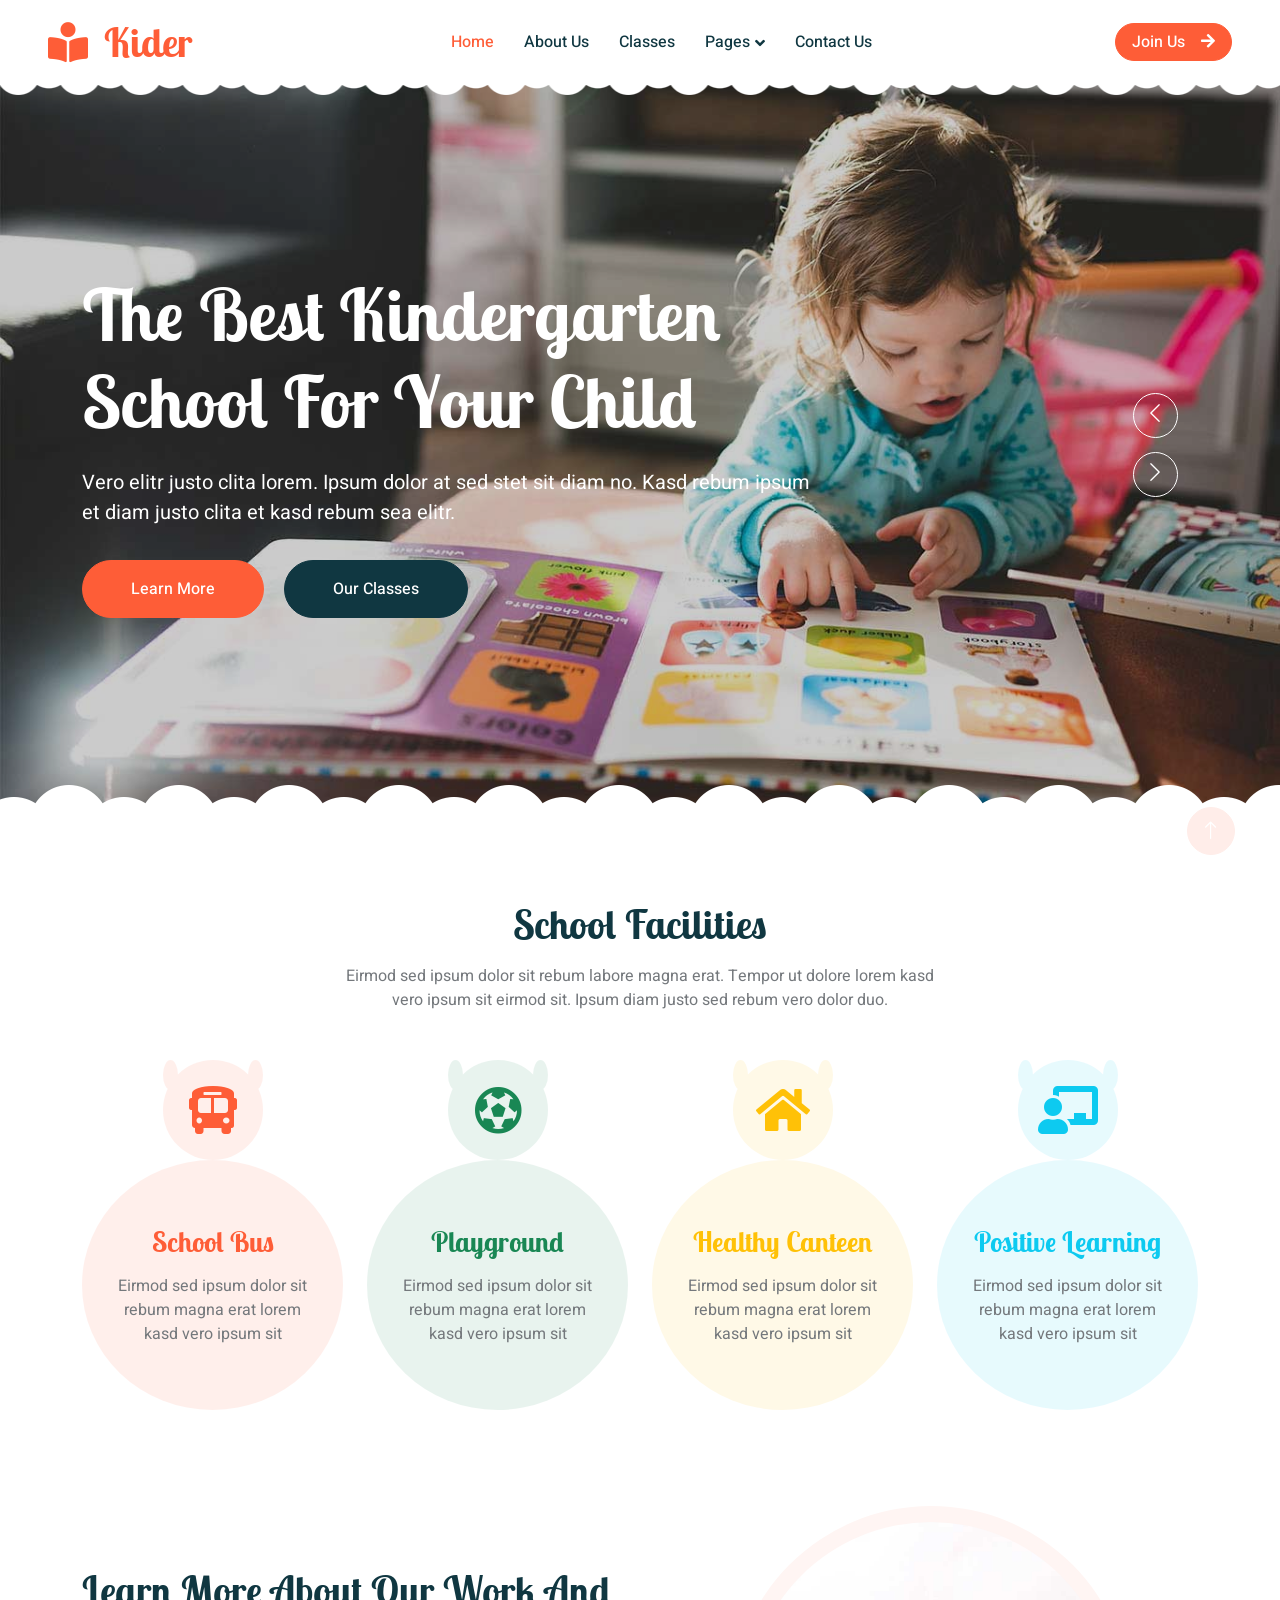
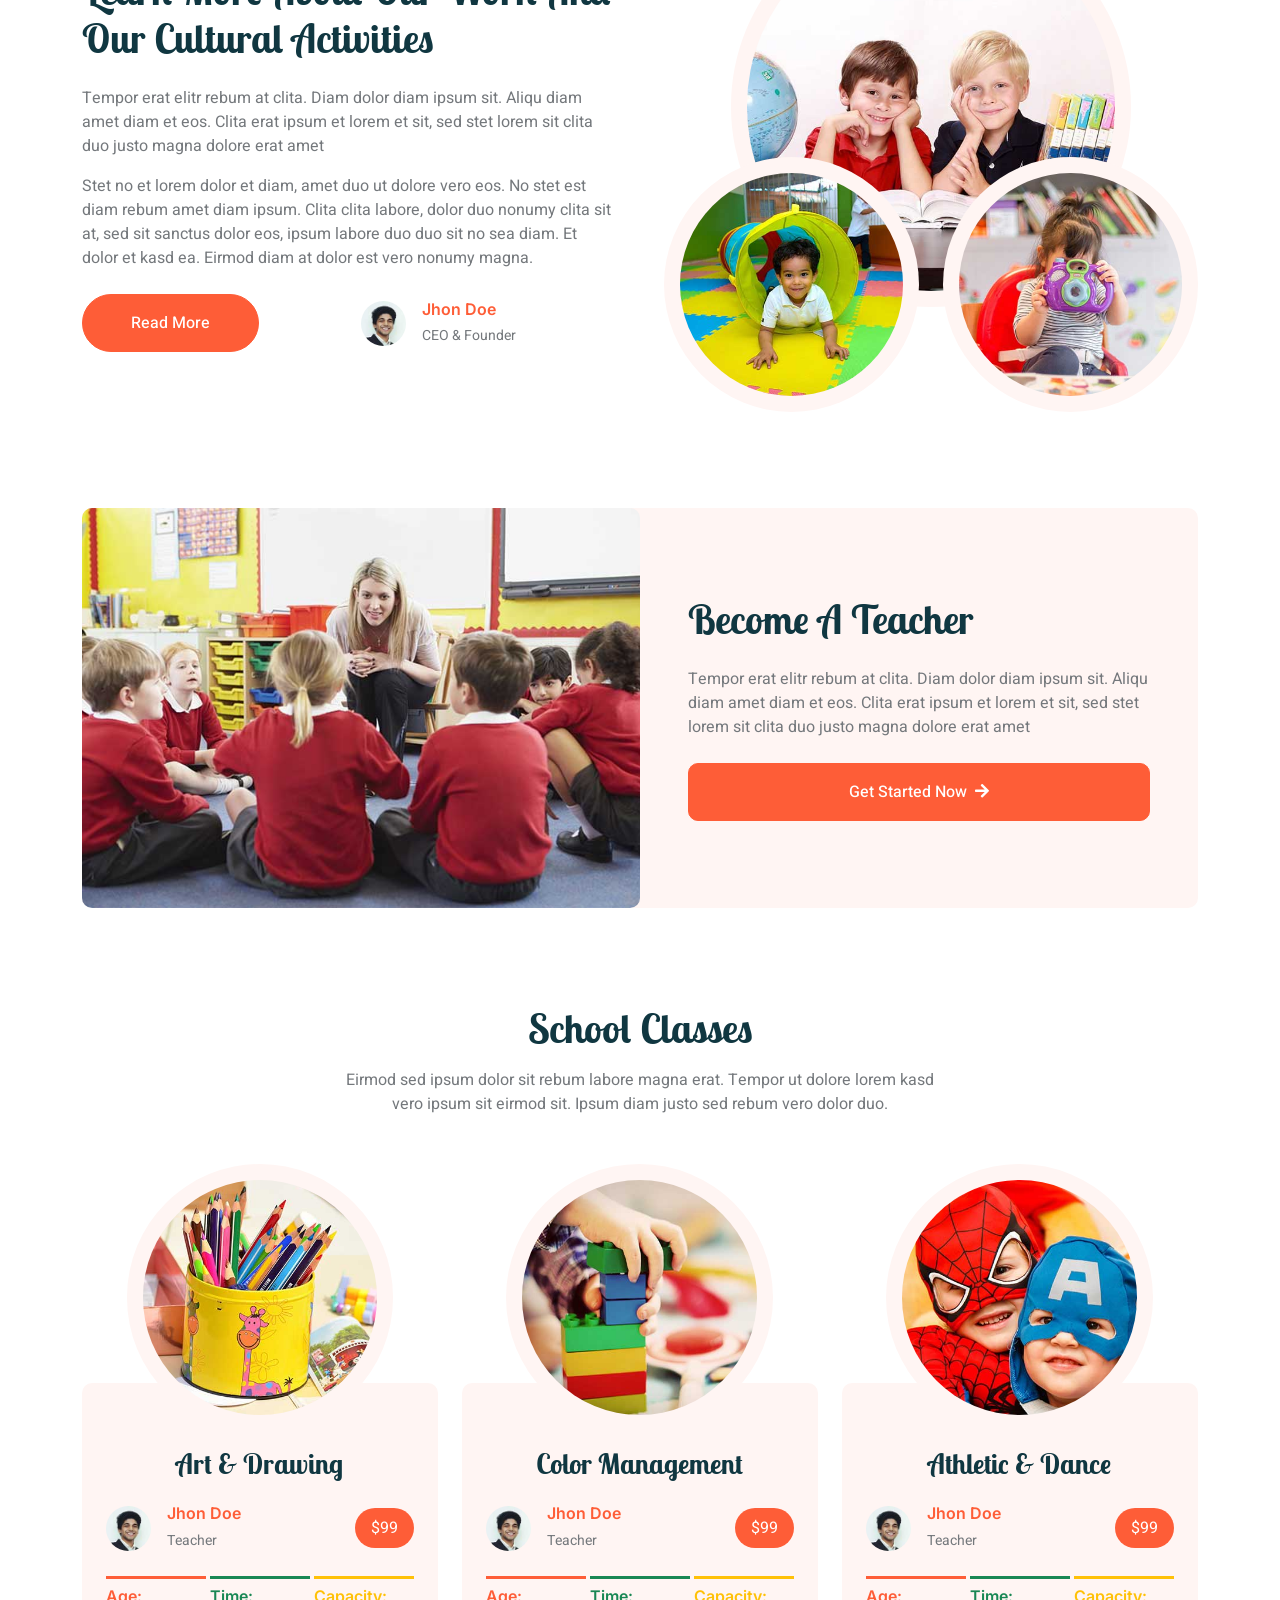
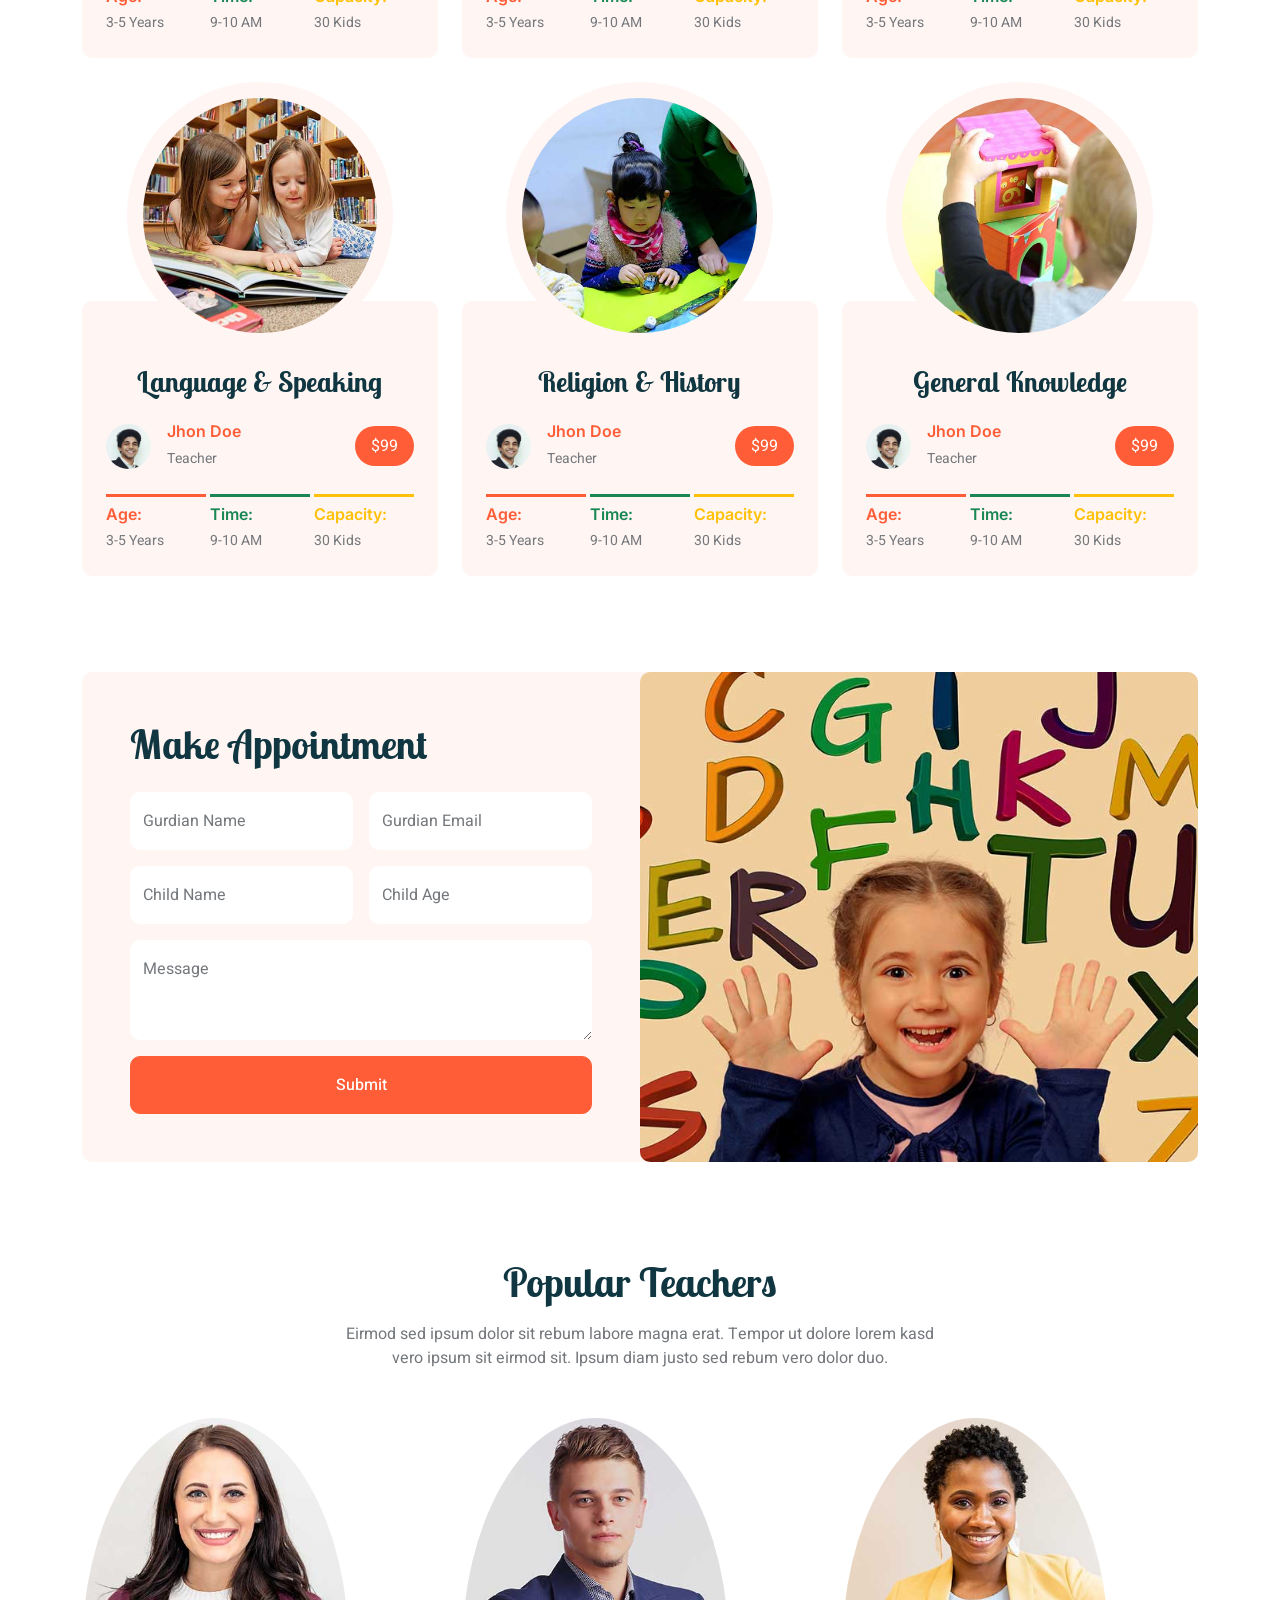
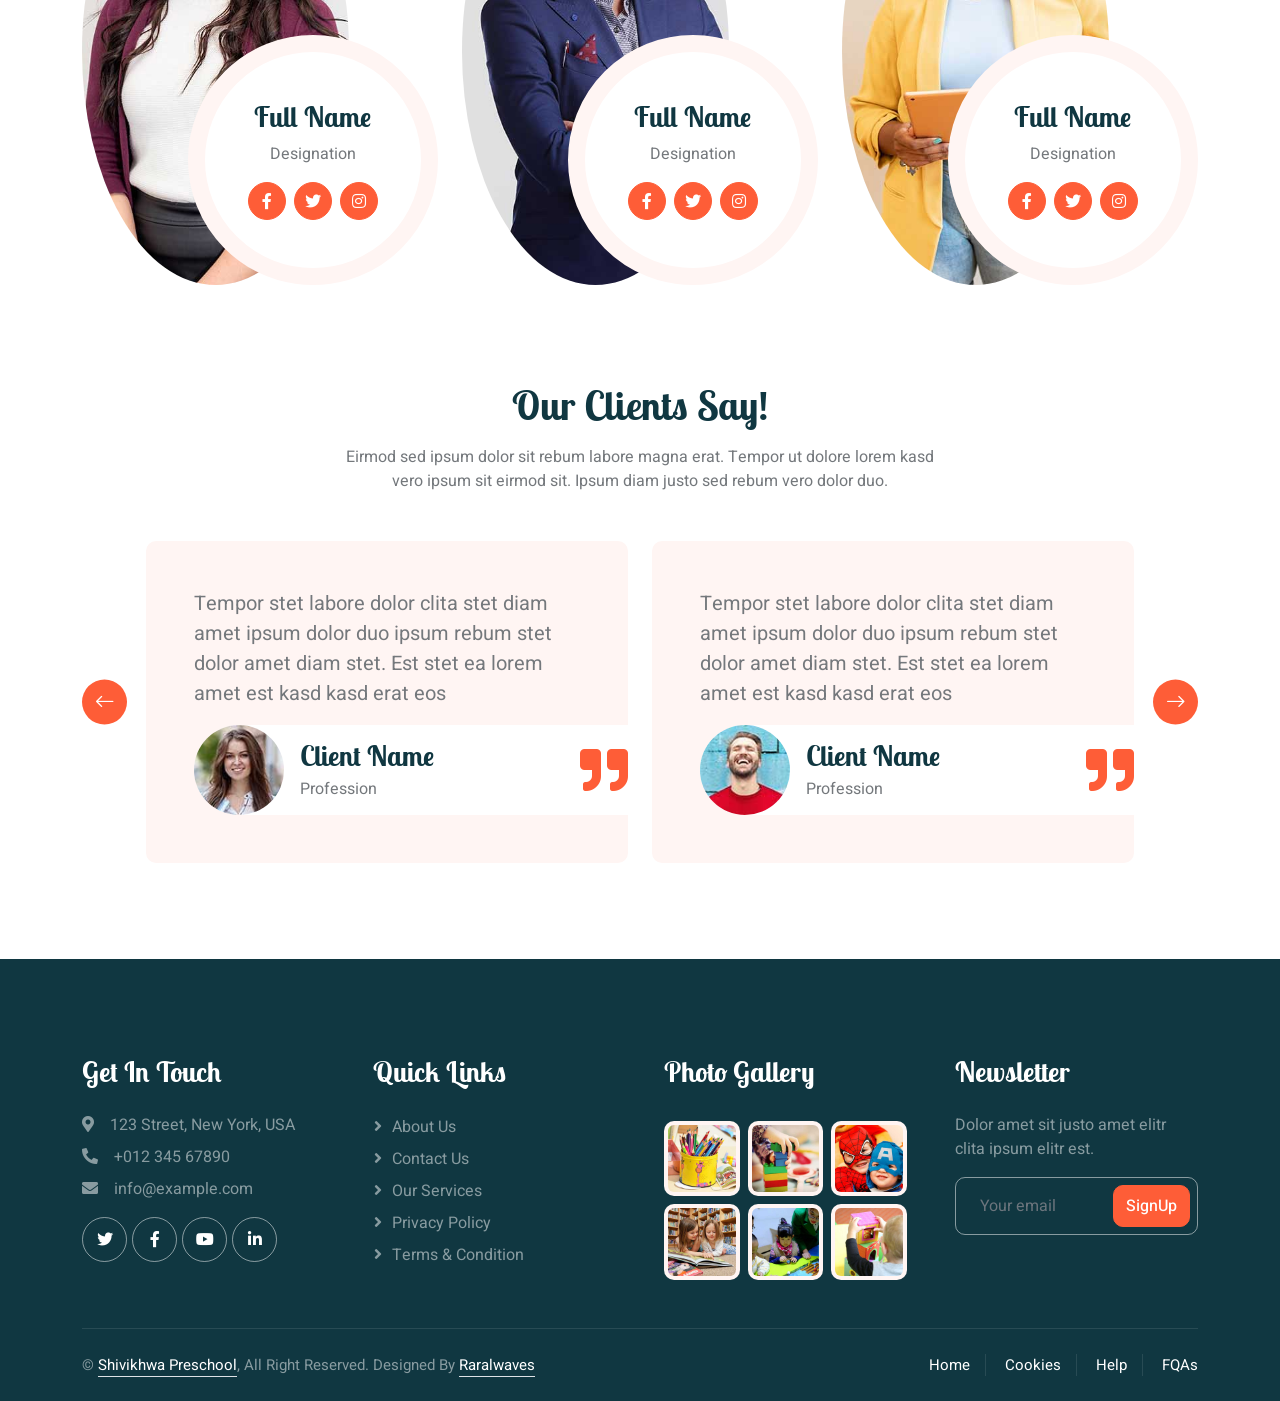
<file: index.html>
<!DOCTYPE html>
<html lang="en">

<head>
    <meta charset="utf-8">
    <title>Shivikhwa- Preschool</title>
    <meta content="width=device-width, initial-scale=1.0" name="viewport">
    <meta content="" name="keywords">
    <meta content="" name="description">

    <!-- Favicon -->
    <link href="img/favicon.ico" rel="icon">

    <!-- Google Web Fonts -->
    <link rel="preconnect" href="https://fonts.googleapis.com">
    <link rel="preconnect" href="https://fonts.gstatic.com" crossorigin>
    <link href="https://fonts.googleapis.com/css2?family=Heebo:wght@400;500;600&family=Inter:wght@600&family=Lobster+Two:wght@700&display=swap" rel="stylesheet">
    
    <!-- Icon Font Stylesheet -->
    <link href="https://cdnjs.cloudflare.com/ajax/libs/font-awesome/5.10.0/css/all.min.css" rel="stylesheet">
    <link href="https://cdn.jsdelivr.net/npm/bootstrap-icons@1.4.1/font/bootstrap-icons.css" rel="stylesheet">

    <!-- Libraries Stylesheet -->
    <link href="lib/animate/animate.min.css" rel="stylesheet">
    <link href="lib/owlcarousel/assets/owl.carousel.min.css" rel="stylesheet">

    <!-- Customized Bootstrap Stylesheet -->
    <link href="css/bootstrap.min.css" rel="stylesheet">

    <!-- Template Stylesheet -->
    <link href="css/style.css" rel="stylesheet">
</head>

<body>
    <div class="container-xxl bg-white p-0">
        <!-- Spinner Start -->
        <div id="spinner" class="show bg-white position-fixed translate-middle w-100 vh-100 top-50 start-50 d-flex align-items-center justify-content-center">
            <div class="spinner-border text-primary" style="width: 3rem; height: 3rem;" role="status">
                <span class="sr-only">Loading...</span>
            </div>
        </div>
        <!-- Spinner End -->


        <!-- Navbar Start -->
        <nav class="navbar navbar-expand-lg bg-white navbar-light sticky-top px-4 px-lg-5 py-lg-0">
            <a href="index.html" class="navbar-brand">
                <h1 class="m-0 text-primary"><i class="fa fa-book-reader me-3"></i>Kider</h1>
            </a>
            <button type="button" class="navbar-toggler" data-bs-toggle="collapse" data-bs-target="#navbarCollapse">
                <span class="navbar-toggler-icon"></span>
            </button>
            <div class="collapse navbar-collapse" id="navbarCollapse">
                <div class="navbar-nav mx-auto">
                    <a href="index.html" class="nav-item nav-link active">Home</a>
                    <a href="about.html" class="nav-item nav-link">About Us</a>
                    <a href="classes.html" class="nav-item nav-link">Classes</a>
                    <div class="nav-item dropdown">
                        <a href="#" class="nav-link dropdown-toggle" data-bs-toggle="dropdown">Pages</a>
                        <div class="dropdown-menu rounded-0 rounded-bottom border-0 shadow-sm m-0">
                            <a href="facility.html" class="dropdown-item">School Facilities</a>
                            <a href="team.html" class="dropdown-item">Popular Teachers</a>
                            <a href="call-to-action.html" class="dropdown-item">Become A Teachers</a>
                            <a href="appointment.html" class="dropdown-item">Make Appointment</a>
                            <a href="testimonial.html" class="dropdown-item">Testimonial</a>
                            <a href="404.html" class="dropdown-item">404 Error</a>
                        </div>
                    </div>
                    <a href="contact.html" class="nav-item nav-link">Contact Us</a>
                </div>
                <a href="" class="btn btn-primary rounded-pill px-3 d-none d-lg-block">Join Us<i class="fa fa-arrow-right ms-3"></i></a>
            </div>
        </nav>
        <!-- Navbar End -->


        <!-- Carousel Start -->
        <div class="container-fluid p-0 mb-5">
            <div class="owl-carousel header-carousel position-relative">
                <div class="owl-carousel-item position-relative">
                    <img class="img-fluid" src="img/carousel-1.jpg" alt="">
                    <div class="position-absolute top-0 start-0 w-100 h-100 d-flex align-items-center" style="background: rgba(0, 0, 0, .2);">
                        <div class="container">
                            <div class="row justify-content-start">
                                <div class="col-10 col-lg-8">
                                    <h1 class="display-2 text-white animated slideInDown mb-4">The Best Kindergarten School For Your Child</h1>
                                    <p class="fs-5 fw-medium text-white mb-4 pb-2">Vero elitr justo clita lorem. Ipsum dolor at sed stet sit diam no. Kasd rebum ipsum et diam justo clita et kasd rebum sea elitr.</p>
                                    <a href="" class="btn btn-primary rounded-pill py-sm-3 px-sm-5 me-3 animated slideInLeft">Learn More</a>
                                    <a href="" class="btn btn-dark rounded-pill py-sm-3 px-sm-5 animated slideInRight">Our Classes</a>
                                </div>
                            </div>
                        </div>
                    </div>
                </div>
                <div class="owl-carousel-item position-relative">
                    <img class="img-fluid" src="img/carousel-2.jpg" alt="">
                    <div class="position-absolute top-0 start-0 w-100 h-100 d-flex align-items-center" style="background: rgba(0, 0, 0, .2);">
                        <div class="container">
                            <div class="row justify-content-start">
                                <div class="col-10 col-lg-8">
                                    <h1 class="display-2 text-white animated slideInDown mb-4">Make A Brighter Future For Your Child</h1>
                                    <p class="fs-5 fw-medium text-white mb-4 pb-2">Vero elitr justo clita lorem. Ipsum dolor at sed stet sit diam no. Kasd rebum ipsum et diam justo clita et kasd rebum sea elitr.</p>
                                    <a href="" class="btn btn-primary rounded-pill py-sm-3 px-sm-5 me-3 animated slideInLeft">Learn More</a>
                                    <a href="" class="btn btn-dark rounded-pill py-sm-3 px-sm-5 animated slideInRight">Our Classes</a>
                                </div>
                            </div>
                        </div>
                    </div>
                </div>
            </div>
        </div>
        <!-- Carousel End -->


        <!-- Facilities Start -->
        <div class="container-xxl py-5">
            <div class="container">
                <div class="text-center mx-auto mb-5 wow fadeInUp" data-wow-delay="0.1s" style="max-width: 600px;">
                    <h1 class="mb-3">School Facilities</h1>
                    <p>Eirmod sed ipsum dolor sit rebum labore magna erat. Tempor ut dolore lorem kasd vero ipsum sit eirmod sit. Ipsum diam justo sed rebum vero dolor duo.</p>
                </div>
                <div class="row g-4">
                    <div class="col-lg-3 col-sm-6 wow fadeInUp" data-wow-delay="0.1s">
                        <div class="facility-item">
                            <div class="facility-icon bg-primary">
                                <span class="bg-primary"></span>
                                <i class="fa fa-bus-alt fa-3x text-primary"></i>
                                <span class="bg-primary"></span>
                            </div>
                            <div class="facility-text bg-primary">
                                <h3 class="text-primary mb-3">School Bus</h3>
                                <p class="mb-0">Eirmod sed ipsum dolor sit rebum magna erat lorem kasd vero ipsum sit</p>
                            </div>
                        </div>
                    </div>
                    <div class="col-lg-3 col-sm-6 wow fadeInUp" data-wow-delay="0.3s">
                        <div class="facility-item">
                            <div class="facility-icon bg-success">
                                <span class="bg-success"></span>
                                <i class="fa fa-futbol fa-3x text-success"></i>
                                <span class="bg-success"></span>
                            </div>
                            <div class="facility-text bg-success">
                                <h3 class="text-success mb-3">Playground</h3>
                                <p class="mb-0">Eirmod sed ipsum dolor sit rebum magna erat lorem kasd vero ipsum sit</p>
                            </div>
                        </div>
                    </div>
                    <div class="col-lg-3 col-sm-6 wow fadeInUp" data-wow-delay="0.5s">
                        <div class="facility-item">
                            <div class="facility-icon bg-warning">
                                <span class="bg-warning"></span>
                                <i class="fa fa-home fa-3x text-warning"></i>
                                <span class="bg-warning"></span>
                            </div>
                            <div class="facility-text bg-warning">
                                <h3 class="text-warning mb-3">Healthy Canteen</h3>
                                <p class="mb-0">Eirmod sed ipsum dolor sit rebum magna erat lorem kasd vero ipsum sit</p>
                            </div>
                        </div>
                    </div>
                    <div class="col-lg-3 col-sm-6 wow fadeInUp" data-wow-delay="0.7s">
                        <div class="facility-item">
                            <div class="facility-icon bg-info">
                                <span class="bg-info"></span>
                                <i class="fa fa-chalkboard-teacher fa-3x text-info"></i>
                                <span class="bg-info"></span>
                            </div>
                            <div class="facility-text bg-info">
                                <h3 class="text-info mb-3">Positive Learning</h3>
                                <p class="mb-0">Eirmod sed ipsum dolor sit rebum magna erat lorem kasd vero ipsum sit</p>
                            </div>
                        </div>
                    </div>
                </div>
            </div>
        </div>
        <!-- Facilities End -->


        <!-- About Start -->
        <div class="container-xxl py-5">
            <div class="container">
                <div class="row g-5 align-items-center">
                    <div class="col-lg-6 wow fadeInUp" data-wow-delay="0.1s">
                        <h1 class="mb-4">Learn More About Our Work And Our Cultural Activities</h1>
                        <p>Tempor erat elitr rebum at clita. Diam dolor diam ipsum sit. Aliqu diam amet diam et eos. Clita erat ipsum et lorem et sit, sed stet lorem sit clita duo justo magna dolore erat amet</p>
                        <p class="mb-4">Stet no et lorem dolor et diam, amet duo ut dolore vero eos. No stet est diam rebum amet diam ipsum. Clita clita labore, dolor duo nonumy clita sit at, sed sit sanctus dolor eos, ipsum labore duo duo sit no sea diam. Et dolor et kasd ea. Eirmod diam at dolor est vero nonumy magna.</p>
                        <div class="row g-4 align-items-center">
                            <div class="col-sm-6">
                                <a class="btn btn-primary rounded-pill py-3 px-5" href="">Read More</a>
                            </div>
                            <div class="col-sm-6">
                                <div class="d-flex align-items-center">
                                    <img class="rounded-circle flex-shrink-0" src="img/user.jpg" alt="" style="width: 45px; height: 45px;">
                                    <div class="ms-3">
                                        <h6 class="text-primary mb-1">Jhon Doe</h6>
                                        <small>CEO & Founder</small>
                                    </div>
                                </div>
                            </div>
                        </div>
                    </div>
                    <div class="col-lg-6 about-img wow fadeInUp" data-wow-delay="0.5s">
                        <div class="row">
                            <div class="col-12 text-center">
                                <img class="img-fluid w-75 rounded-circle bg-light p-3" src="img/about-1.jpg" alt="">
                            </div>
                            <div class="col-6 text-start" style="margin-top: -150px;">
                                <img class="img-fluid w-100 rounded-circle bg-light p-3" src="img/about-2.jpg" alt="">
                            </div>
                            <div class="col-6 text-end" style="margin-top: -150px;">
                                <img class="img-fluid w-100 rounded-circle bg-light p-3" src="img/about-3.jpg" alt="">
                            </div>
                        </div>
                    </div>
                </div>
            </div>
        </div>
        <!-- About End -->


        <!-- Call To Action Start -->
        <div class="container-xxl py-5">
            <div class="container">
                <div class="bg-light rounded">
                    <div class="row g-0">
                        <div class="col-lg-6 wow fadeIn" data-wow-delay="0.1s" style="min-height: 400px;">
                            <div class="position-relative h-100">
                                <img class="position-absolute w-100 h-100 rounded" src="img/call-to-action.jpg" style="object-fit: cover;">
                            </div>
                        </div>
                        <div class="col-lg-6 wow fadeIn" data-wow-delay="0.5s">
                            <div class="h-100 d-flex flex-column justify-content-center p-5">
                                <h1 class="mb-4">Become A Teacher</h1>
                                <p class="mb-4">Tempor erat elitr rebum at clita. Diam dolor diam ipsum sit. Aliqu diam amet diam et eos.
                                    Clita erat ipsum et lorem et sit, sed stet lorem sit clita duo justo magna dolore erat amet
                                </p>
                                <a class="btn btn-primary py-3 px-5" href="">Get Started Now<i class="fa fa-arrow-right ms-2"></i></a>
                            </div>
                        </div>
                    </div>
                </div>
            </div>
        </div>
        <!-- Call To Action End -->


        <!-- Classes Start -->
        <div class="container-xxl py-5">
            <div class="container">
                <div class="text-center mx-auto mb-5 wow fadeInUp" data-wow-delay="0.1s" style="max-width: 600px;">
                    <h1 class="mb-3">School Classes</h1>
                    <p>Eirmod sed ipsum dolor sit rebum labore magna erat. Tempor ut dolore lorem kasd vero ipsum sit eirmod sit. Ipsum diam justo sed rebum vero dolor duo.</p>
                </div>
                <div class="row g-4">
                    <div class="col-lg-4 col-md-6 wow fadeInUp" data-wow-delay="0.1s">
                        <div class="classes-item">
                            <div class="bg-light rounded-circle w-75 mx-auto p-3">
                                <img class="img-fluid rounded-circle" src="img/classes-1.jpg" alt="">
                            </div>
                            <div class="bg-light rounded p-4 pt-5 mt-n5">
                                <a class="d-block text-center h3 mt-3 mb-4" href="">Art & Drawing</a>
                                <div class="d-flex align-items-center justify-content-between mb-4">
                                    <div class="d-flex align-items-center">
                                        <img class="rounded-circle flex-shrink-0" src="img/user.jpg" alt="" style="width: 45px; height: 45px;">
                                        <div class="ms-3">
                                            <h6 class="text-primary mb-1">Jhon Doe</h6>
                                            <small>Teacher</small>
                                        </div>
                                    </div>
                                    <span class="bg-primary text-white rounded-pill py-2 px-3" href="">$99</span>
                                </div>
                                <div class="row g-1">
                                    <div class="col-4">
                                        <div class="border-top border-3 border-primary pt-2">
                                            <h6 class="text-primary mb-1">Age:</h6>
                                            <small>3-5 Years</small>
                                        </div>
                                    </div>
                                    <div class="col-4">
                                        <div class="border-top border-3 border-success pt-2">
                                            <h6 class="text-success mb-1">Time:</h6>
                                            <small>9-10 AM</small>
                                        </div>
                                    </div>
                                    <div class="col-4">
                                        <div class="border-top border-3 border-warning pt-2">
                                            <h6 class="text-warning mb-1">Capacity:</h6>
                                            <small>30 Kids</small>
                                        </div>
                                    </div>
                                </div>
                            </div>
                        </div>
                    </div>
                    <div class="col-lg-4 col-md-6 wow fadeInUp" data-wow-delay="0.3s">
                        <div class="classes-item">
                            <div class="bg-light rounded-circle w-75 mx-auto p-3">
                                <img class="img-fluid rounded-circle" src="img/classes-2.jpg" alt="">
                            </div>
                            <div class="bg-light rounded p-4 pt-5 mt-n5">
                                <a class="d-block text-center h3 mt-3 mb-4" href="">Color Management</a>
                                <div class="d-flex align-items-center justify-content-between mb-4">
                                    <div class="d-flex align-items-center">
                                        <img class="rounded-circle flex-shrink-0" src="img/user.jpg" alt="" style="width: 45px; height: 45px;">
                                        <div class="ms-3">
                                            <h6 class="text-primary mb-1">Jhon Doe</h6>
                                            <small>Teacher</small>
                                        </div>
                                    </div>
                                    <span class="bg-primary text-white rounded-pill py-2 px-3" href="">$99</span>
                                </div>
                                <div class="row g-1">
                                    <div class="col-4">
                                        <div class="border-top border-3 border-primary pt-2">
                                            <h6 class="text-primary mb-1">Age:</h6>
                                            <small>3-5 Years</small>
                                        </div>
                                    </div>
                                    <div class="col-4">
                                        <div class="border-top border-3 border-success pt-2">
                                            <h6 class="text-success mb-1">Time:</h6>
                                            <small>9-10 AM</small>
                                        </div>
                                    </div>
                                    <div class="col-4">
                                        <div class="border-top border-3 border-warning pt-2">
                                            <h6 class="text-warning mb-1">Capacity:</h6>
                                            <small>30 Kids</small>
                                        </div>
                                    </div>
                                </div>
                            </div>
                        </div>
                    </div>
                    <div class="col-lg-4 col-md-6 wow fadeInUp" data-wow-delay="0.5s">
                        <div class="classes-item">
                            <div class="bg-light rounded-circle w-75 mx-auto p-3">
                                <img class="img-fluid rounded-circle" src="img/classes-3.jpg" alt="">
                            </div>
                            <div class="bg-light rounded p-4 pt-5 mt-n5">
                                <a class="d-block text-center h3 mt-3 mb-4" href="">Athletic & Dance</a>
                                <div class="d-flex align-items-center justify-content-between mb-4">
                                    <div class="d-flex align-items-center">
                                        <img class="rounded-circle flex-shrink-0" src="img/user.jpg" alt="" style="width: 45px; height: 45px;">
                                        <div class="ms-3">
                                            <h6 class="text-primary mb-1">Jhon Doe</h6>
                                            <small>Teacher</small>
                                        </div>
                                    </div>
                                    <span class="bg-primary text-white rounded-pill py-2 px-3" href="">$99</span>
                                </div>
                                <div class="row g-1">
                                    <div class="col-4">
                                        <div class="border-top border-3 border-primary pt-2">
                                            <h6 class="text-primary mb-1">Age:</h6>
                                            <small>3-5 Years</small>
                                        </div>
                                    </div>
                                    <div class="col-4">
                                        <div class="border-top border-3 border-success pt-2">
                                            <h6 class="text-success mb-1">Time:</h6>
                                            <small>9-10 AM</small>
                                        </div>
                                    </div>
                                    <div class="col-4">
                                        <div class="border-top border-3 border-warning pt-2">
                                            <h6 class="text-warning mb-1">Capacity:</h6>
                                            <small>30 Kids</small>
                                        </div>
                                    </div>
                                </div>
                            </div>
                        </div>
                    </div>
                    <div class="col-lg-4 col-md-6 wow fadeInUp" data-wow-delay="0.1s">
                        <div class="classes-item">
                            <div class="bg-light rounded-circle w-75 mx-auto p-3">
                                <img class="img-fluid rounded-circle" src="img/classes-4.jpg" alt="">
                            </div>
                            <div class="bg-light rounded p-4 pt-5 mt-n5">
                                <a class="d-block text-center h3 mt-3 mb-4" href="">Language & Speaking</a>
                                <div class="d-flex align-items-center justify-content-between mb-4">
                                    <div class="d-flex align-items-center">
                                        <img class="rounded-circle flex-shrink-0" src="img/user.jpg" alt="" style="width: 45px; height: 45px;">
                                        <div class="ms-3">
                                            <h6 class="text-primary mb-1">Jhon Doe</h6>
                                            <small>Teacher</small>
                                        </div>
                                    </div>
                                    <span class="bg-primary text-white rounded-pill py-2 px-3" href="">$99</span>
                                </div>
                                <div class="row g-1">
                                    <div class="col-4">
                                        <div class="border-top border-3 border-primary pt-2">
                                            <h6 class="text-primary mb-1">Age:</h6>
                                            <small>3-5 Years</small>
                                        </div>
                                    </div>
                                    <div class="col-4">
                                        <div class="border-top border-3 border-success pt-2">
                                            <h6 class="text-success mb-1">Time:</h6>
                                            <small>9-10 AM</small>
                                        </div>
                                    </div>
                                    <div class="col-4">
                                        <div class="border-top border-3 border-warning pt-2">
                                            <h6 class="text-warning mb-1">Capacity:</h6>
                                            <small>30 Kids</small>
                                        </div>
                                    </div>
                                </div>
                            </div>
                        </div>
                    </div>
                    <div class="col-lg-4 col-md-6 wow fadeInUp" data-wow-delay="0.3s">
                        <div class="classes-item">
                            <div class="bg-light rounded-circle w-75 mx-auto p-3">
                                <img class="img-fluid rounded-circle" src="img/classes-5.jpg" alt="">
                            </div>
                            <div class="bg-light rounded p-4 pt-5 mt-n5">
                                <a class="d-block text-center h3 mt-3 mb-4" href="">Religion & History</a>
                                <div class="d-flex align-items-center justify-content-between mb-4">
                                    <div class="d-flex align-items-center">
                                        <img class="rounded-circle flex-shrink-0" src="img/user.jpg" alt="" style="width: 45px; height: 45px;">
                                        <div class="ms-3">
                                            <h6 class="text-primary mb-1">Jhon Doe</h6>
                                            <small>Teacher</small>
                                        </div>
                                    </div>
                                    <span class="bg-primary text-white rounded-pill py-2 px-3" href="">$99</span>
                                </div>
                                <div class="row g-1">
                                    <div class="col-4">
                                        <div class="border-top border-3 border-primary pt-2">
                                            <h6 class="text-primary mb-1">Age:</h6>
                                            <small>3-5 Years</small>
                                        </div>
                                    </div>
                                    <div class="col-4">
                                        <div class="border-top border-3 border-success pt-2">
                                            <h6 class="text-success mb-1">Time:</h6>
                                            <small>9-10 AM</small>
                                        </div>
                                    </div>
                                    <div class="col-4">
                                        <div class="border-top border-3 border-warning pt-2">
                                            <h6 class="text-warning mb-1">Capacity:</h6>
                                            <small>30 Kids</small>
                                        </div>
                                    </div>
                                </div>
                            </div>
                        </div>
                    </div>
                    <div class="col-lg-4 col-md-6 wow fadeInUp" data-wow-delay="0.5s">
                        <div class="classes-item">
                            <div class="bg-light rounded-circle w-75 mx-auto p-3">
                                <img class="img-fluid rounded-circle" src="img/classes-6.jpg" alt="">
                            </div>
                            <div class="bg-light rounded p-4 pt-5 mt-n5">
                                <a class="d-block text-center h3 mt-3 mb-4" href="">General Knowledge</a>
                                <div class="d-flex align-items-center justify-content-between mb-4">
                                    <div class="d-flex align-items-center">
                                        <img class="rounded-circle flex-shrink-0" src="img/user.jpg" alt="" style="width: 45px; height: 45px;">
                                        <div class="ms-3">
                                            <h6 class="text-primary mb-1">Jhon Doe</h6>
                                            <small>Teacher</small>
                                        </div>
                                    </div>
                                    <span class="bg-primary text-white rounded-pill py-2 px-3" href="">$99</span>
                                </div>
                                <div class="row g-1">
                                    <div class="col-4">
                                        <div class="border-top border-3 border-primary pt-2">
                                            <h6 class="text-primary mb-1">Age:</h6>
                                            <small>3-5 Years</small>
                                        </div>
                                    </div>
                                    <div class="col-4">
                                        <div class="border-top border-3 border-success pt-2">
                                            <h6 class="text-success mb-1">Time:</h6>
                                            <small>9-10 AM</small>
                                        </div>
                                    </div>
                                    <div class="col-4">
                                        <div class="border-top border-3 border-warning pt-2">
                                            <h6 class="text-warning mb-1">Capacity:</h6>
                                            <small>30 Kids</small>
                                        </div>
                                    </div>
                                </div>
                            </div>
                        </div>
                    </div>
                </div>
            </div>
        </div>
        <!-- Classes End -->


        <!-- Appointment Start -->
        <div class="container-xxl py-5">
            <div class="container">
                <div class="bg-light rounded">
                    <div class="row g-0">
                        <div class="col-lg-6 wow fadeIn" data-wow-delay="0.1s">
                            <div class="h-100 d-flex flex-column justify-content-center p-5">
                                <h1 class="mb-4">Make Appointment</h1>
                                <form>
                                    <div class="row g-3">
                                        <div class="col-sm-6">
                                            <div class="form-floating">
                                                <input type="text" class="form-control border-0" id="gname" placeholder="Gurdian Name">
                                                <label for="gname">Gurdian Name</label>
                                            </div>
                                        </div>
                                        <div class="col-sm-6">
                                            <div class="form-floating">
                                                <input type="email" class="form-control border-0" id="gmail" placeholder="Gurdian Email">
                                                <label for="gmail">Gurdian Email</label>
                                            </div>
                                        </div>
                                        <div class="col-sm-6">
                                            <div class="form-floating">
                                                <input type="text" class="form-control border-0" id="cname" placeholder="Child Name">
                                                <label for="cname">Child Name</label>
                                            </div>
                                        </div>
                                        <div class="col-sm-6">
                                            <div class="form-floating">
                                                <input type="text" class="form-control border-0" id="cage" placeholder="Child Age">
                                                <label for="cage">Child Age</label>
                                            </div>
                                        </div>
                                        <div class="col-12">
                                            <div class="form-floating">
                                                <textarea class="form-control border-0" placeholder="Leave a message here" id="message" style="height: 100px"></textarea>
                                                <label for="message">Message</label>
                                            </div>
                                        </div>
                                        <div class="col-12">
                                            <button class="btn btn-primary w-100 py-3" type="submit">Submit</button>
                                        </div>
                                    </div>
                                </form>
                            </div>
                        </div>
                        <div class="col-lg-6 wow fadeIn" data-wow-delay="0.5s" style="min-height: 400px;">
                            <div class="position-relative h-100">
                                <img class="position-absolute w-100 h-100 rounded" src="img/appointment.jpg" style="object-fit: cover;">
                            </div>
                        </div>
                    </div>
                </div>
            </div>
        </div>
        <!-- Appointment End -->


        <!-- Team Start -->
        <div class="container-xxl py-5">
            <div class="container">
                <div class="text-center mx-auto mb-5 wow fadeInUp" data-wow-delay="0.1s" style="max-width: 600px;">
                    <h1 class="mb-3">Popular Teachers</h1>
                    <p>Eirmod sed ipsum dolor sit rebum labore magna erat. Tempor ut dolore lorem kasd vero ipsum sit
                        eirmod sit. Ipsum diam justo sed rebum vero dolor duo.</p>
                </div>
                <div class="row g-4">
                    <div class="col-lg-4 col-md-6 wow fadeInUp" data-wow-delay="0.1s">
                        <div class="team-item position-relative">
                            <img class="img-fluid rounded-circle w-75" src="img/team-1.jpg" alt="">
                            <div class="team-text">
                                <h3>Full Name</h3>
                                <p>Designation</p>
                                <div class="d-flex align-items-center">
                                    <a class="btn btn-square btn-primary mx-1" href=""><i class="fab fa-facebook-f"></i></a>
                                    <a class="btn btn-square btn-primary  mx-1" href=""><i class="fab fa-twitter"></i></a>
                                    <a class="btn btn-square btn-primary  mx-1" href=""><i class="fab fa-instagram"></i></a>
                                </div>
                            </div>
                        </div>
                    </div>
                    <div class="col-lg-4 col-md-6 wow fadeInUp" data-wow-delay="0.3s">
                        <div class="team-item position-relative">
                            <img class="img-fluid rounded-circle w-75" src="img/team-2.jpg" alt="">
                            <div class="team-text">
                                <h3>Full Name</h3>
                                <p>Designation</p>
                                <div class="d-flex align-items-center">
                                    <a class="btn btn-square btn-primary mx-1" href=""><i class="fab fa-facebook-f"></i></a>
                                    <a class="btn btn-square btn-primary  mx-1" href=""><i class="fab fa-twitter"></i></a>
                                    <a class="btn btn-square btn-primary  mx-1" href=""><i class="fab fa-instagram"></i></a>
                                </div>
                            </div>
                        </div>
                    </div>
                    <div class="col-lg-4 col-md-6 wow fadeInUp" data-wow-delay="0.5s">
                        <div class="team-item position-relative">
                            <img class="img-fluid rounded-circle w-75" src="img/team-3.jpg" alt="">
                            <div class="team-text">
                                <h3>Full Name</h3>
                                <p>Designation</p>
                                <div class="d-flex align-items-center">
                                    <a class="btn btn-square btn-primary mx-1" href=""><i class="fab fa-facebook-f"></i></a>
                                    <a class="btn btn-square btn-primary  mx-1" href=""><i class="fab fa-twitter"></i></a>
                                    <a class="btn btn-square btn-primary  mx-1" href=""><i class="fab fa-instagram"></i></a>
                                </div>
                            </div>
                        </div>
                    </div>
                </div>
            </div>
        </div>
        <!-- Team End -->


        <!-- Testimonial Start -->
        <div class="container-xxl py-5">
            <div class="container">
                <div class="text-center mx-auto mb-5 wow fadeInUp" data-wow-delay="0.1s" style="max-width: 600px;">
                    <h1 class="mb-3">Our Clients Say!</h1>
                    <p>Eirmod sed ipsum dolor sit rebum labore magna erat. Tempor ut dolore lorem kasd vero ipsum sit eirmod sit. Ipsum diam justo sed rebum vero dolor duo.</p>
                </div>
                <div class="owl-carousel testimonial-carousel wow fadeInUp" data-wow-delay="0.1s">
                    <div class="testimonial-item bg-light rounded p-5">
                        <p class="fs-5">Tempor stet labore dolor clita stet diam amet ipsum dolor duo ipsum rebum stet dolor amet diam stet. Est stet ea lorem amet est kasd kasd erat eos</p>
                        <div class="d-flex align-items-center bg-white me-n5" style="border-radius: 50px 0 0 50px;">
                            <img class="img-fluid flex-shrink-0 rounded-circle" src="img/testimonial-1.jpg" style="width: 90px; height: 90px;">
                            <div class="ps-3">
                                <h3 class="mb-1">Client Name</h3>
                                <span>Profession</span>
                            </div>
                            <i class="fa fa-quote-right fa-3x text-primary ms-auto d-none d-sm-flex"></i>
                        </div>
                    </div>
                    <div class="testimonial-item bg-light rounded p-5">
                        <p class="fs-5">Tempor stet labore dolor clita stet diam amet ipsum dolor duo ipsum rebum stet dolor amet diam stet. Est stet ea lorem amet est kasd kasd erat eos</p>
                        <div class="d-flex align-items-center bg-white me-n5" style="border-radius: 50px 0 0 50px;">
                            <img class="img-fluid flex-shrink-0 rounded-circle" src="img/testimonial-2.jpg" style="width: 90px; height: 90px;">
                            <div class="ps-3">
                                <h3 class="mb-1">Client Name</h3>
                                <span>Profession</span>
                            </div>
                            <i class="fa fa-quote-right fa-3x text-primary ms-auto d-none d-sm-flex"></i>
                        </div>
                    </div>
                    <div class="testimonial-item bg-light rounded p-5">
                        <p class="fs-5">Tempor stet labore dolor clita stet diam amet ipsum dolor duo ipsum rebum stet dolor amet diam stet. Est stet ea lorem amet est kasd kasd erat eos</p>
                        <div class="d-flex align-items-center bg-white me-n5" style="border-radius: 50px 0 0 50px;">
                            <img class="img-fluid flex-shrink-0 rounded-circle" src="img/testimonial-3.jpg" style="width: 90px; height: 90px;">
                            <div class="ps-3">
                                <h3 class="mb-1">Client Name</h3>
                                <span>Profession</span>
                            </div>
                            <i class="fa fa-quote-right fa-3x text-primary ms-auto d-none d-sm-flex"></i>
                        </div>
                    </div>
                </div>
            </div>
        </div>
        <!-- Testimonial End -->


        <!-- Footer Start -->
        <div class="container-fluid bg-dark text-white-50 footer pt-5 mt-5 wow fadeIn" data-wow-delay="0.1s">
            <div class="container py-5">
                <div class="row g-5">
                    <div class="col-lg-3 col-md-6">
                        <h3 class="text-white mb-4">Get In Touch</h3>
                        <p class="mb-2"><i class="fa fa-map-marker-alt me-3"></i>123 Street, New York, USA</p>
                        <p class="mb-2"><i class="fa fa-phone-alt me-3"></i>+012 345 67890</p>
                        <p class="mb-2"><i class="fa fa-envelope me-3"></i>info@example.com</p>
                        <div class="d-flex pt-2">
                            <a class="btn btn-outline-light btn-social" href=""><i class="fab fa-twitter"></i></a>
                            <a class="btn btn-outline-light btn-social" href=""><i class="fab fa-facebook-f"></i></a>
                            <a class="btn btn-outline-light btn-social" href=""><i class="fab fa-youtube"></i></a>
                            <a class="btn btn-outline-light btn-social" href=""><i class="fab fa-linkedin-in"></i></a>
                        </div>
                    </div>
                    <div class="col-lg-3 col-md-6">
                        <h3 class="text-white mb-4">Quick Links</h3>
                        <a class="btn btn-link text-white-50" href="">About Us</a>
                        <a class="btn btn-link text-white-50" href="">Contact Us</a>
                        <a class="btn btn-link text-white-50" href="">Our Services</a>
                        <a class="btn btn-link text-white-50" href="">Privacy Policy</a>
                        <a class="btn btn-link text-white-50" href="">Terms & Condition</a>
                    </div>
                    <div class="col-lg-3 col-md-6">
                        <h3 class="text-white mb-4">Photo Gallery</h3>
                        <div class="row g-2 pt-2">
                            <div class="col-4">
                                <img class="img-fluid rounded bg-light p-1" src="img/classes-1.jpg" alt="">
                            </div>
                            <div class="col-4">
                                <img class="img-fluid rounded bg-light p-1" src="img/classes-2.jpg" alt="">
                            </div>
                            <div class="col-4">
                                <img class="img-fluid rounded bg-light p-1" src="img/classes-3.jpg" alt="">
                            </div>
                            <div class="col-4">
                                <img class="img-fluid rounded bg-light p-1" src="img/classes-4.jpg" alt="">
                            </div>
                            <div class="col-4">
                                <img class="img-fluid rounded bg-light p-1" src="img/classes-5.jpg" alt="">
                            </div>
                            <div class="col-4">
                                <img class="img-fluid rounded bg-light p-1" src="img/classes-6.jpg" alt="">
                            </div>
                        </div>
                    </div>
                    <div class="col-lg-3 col-md-6">
                        <h3 class="text-white mb-4">Newsletter</h3>
                        <p>Dolor amet sit justo amet elitr clita ipsum elitr est.</p>
                        <div class="position-relative mx-auto" style="max-width: 400px;">
                            <input class="form-control bg-transparent w-100 py-3 ps-4 pe-5" type="text" placeholder="Your email">
                            <button type="button" class="btn btn-primary py-2 position-absolute top-0 end-0 mt-2 me-2">SignUp</button>
                        </div>
                    </div>
                </div>
            </div>
            <div class="container">
                <div class="copyright">
                    <div class="row">
                        <div class="col-md-6 text-center text-md-start mb-3 mb-md-0">
                           &copy; <a class="border-bottom" href="#">Shivikhwa Preschool</a>, All Right Reserved. 
							
		
							Designed By <a class="border-bottom" href="https://raralwavessolutions.co.ke/">Raralwaves</a>
                        </div>
                        <div class="col-md-6 text-center text-md-end">
                            <div class="footer-menu">
                                <a href="">Home</a>
                                <a href="">Cookies</a>
                                <a href="">Help</a>
                                <a href="">FQAs</a>
                            </div>
                        </div>
                    </div>
                </div>
            </div>
        </div>
        <!-- Footer End -->


        <!-- Back to Top -->
        <a href="#" class="btn btn-lg btn-primary btn-lg-square back-to-top"><i class="bi bi-arrow-up"></i></a>
    </div>

    <!-- JavaScript Libraries -->
    <script src="https://code.jquery.com/jquery-3.4.1.min.js"></script>
    <script src="https://cdn.jsdelivr.net/npm/bootstrap@5.0.0/dist/js/bootstrap.bundle.min.js"></script>
    <script src="lib/wow/wow.min.js"></script>
    <script src="lib/easing/easing.min.js"></script>
    <script src="lib/waypoints/waypoints.min.js"></script>
    <script src="lib/owlcarousel/owl.carousel.min.js"></script>

    <!-- Template Javascript -->
    <script src="js/main.js"></script>
</body>


</html>
</file>
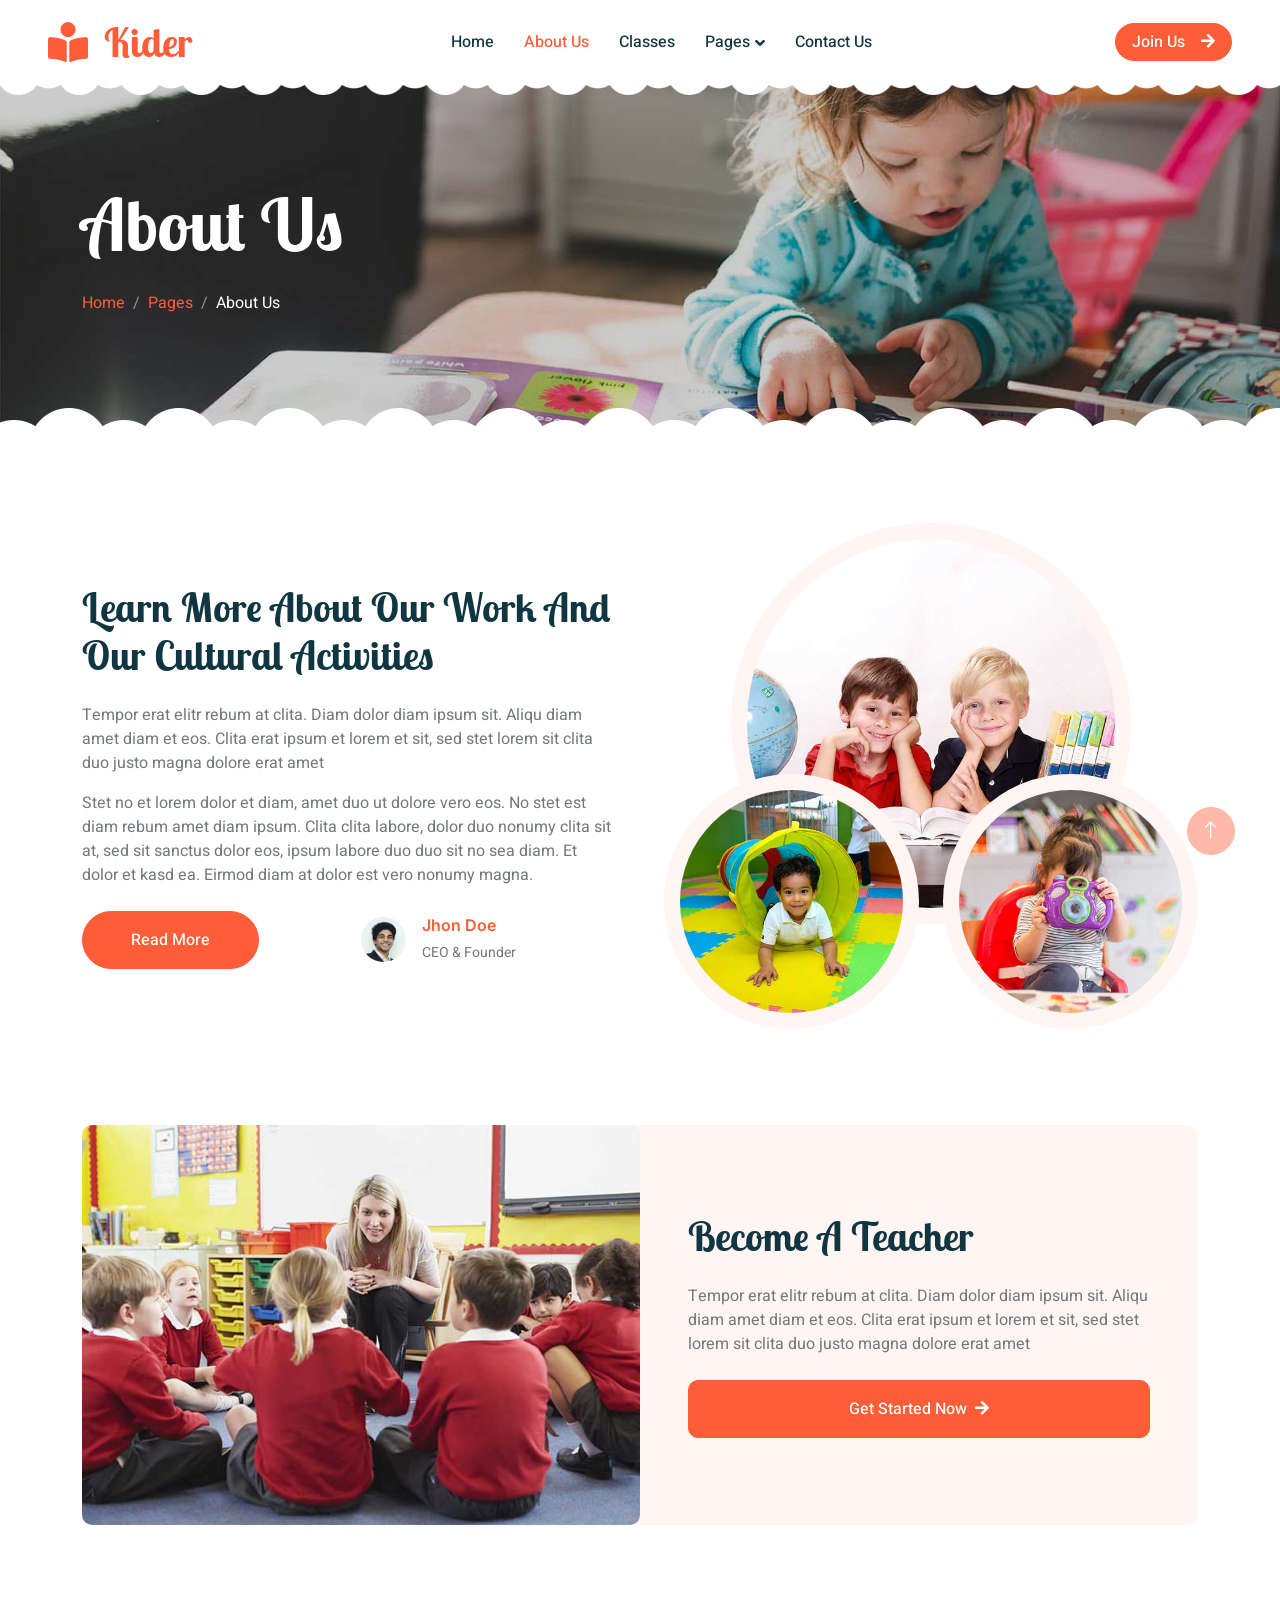
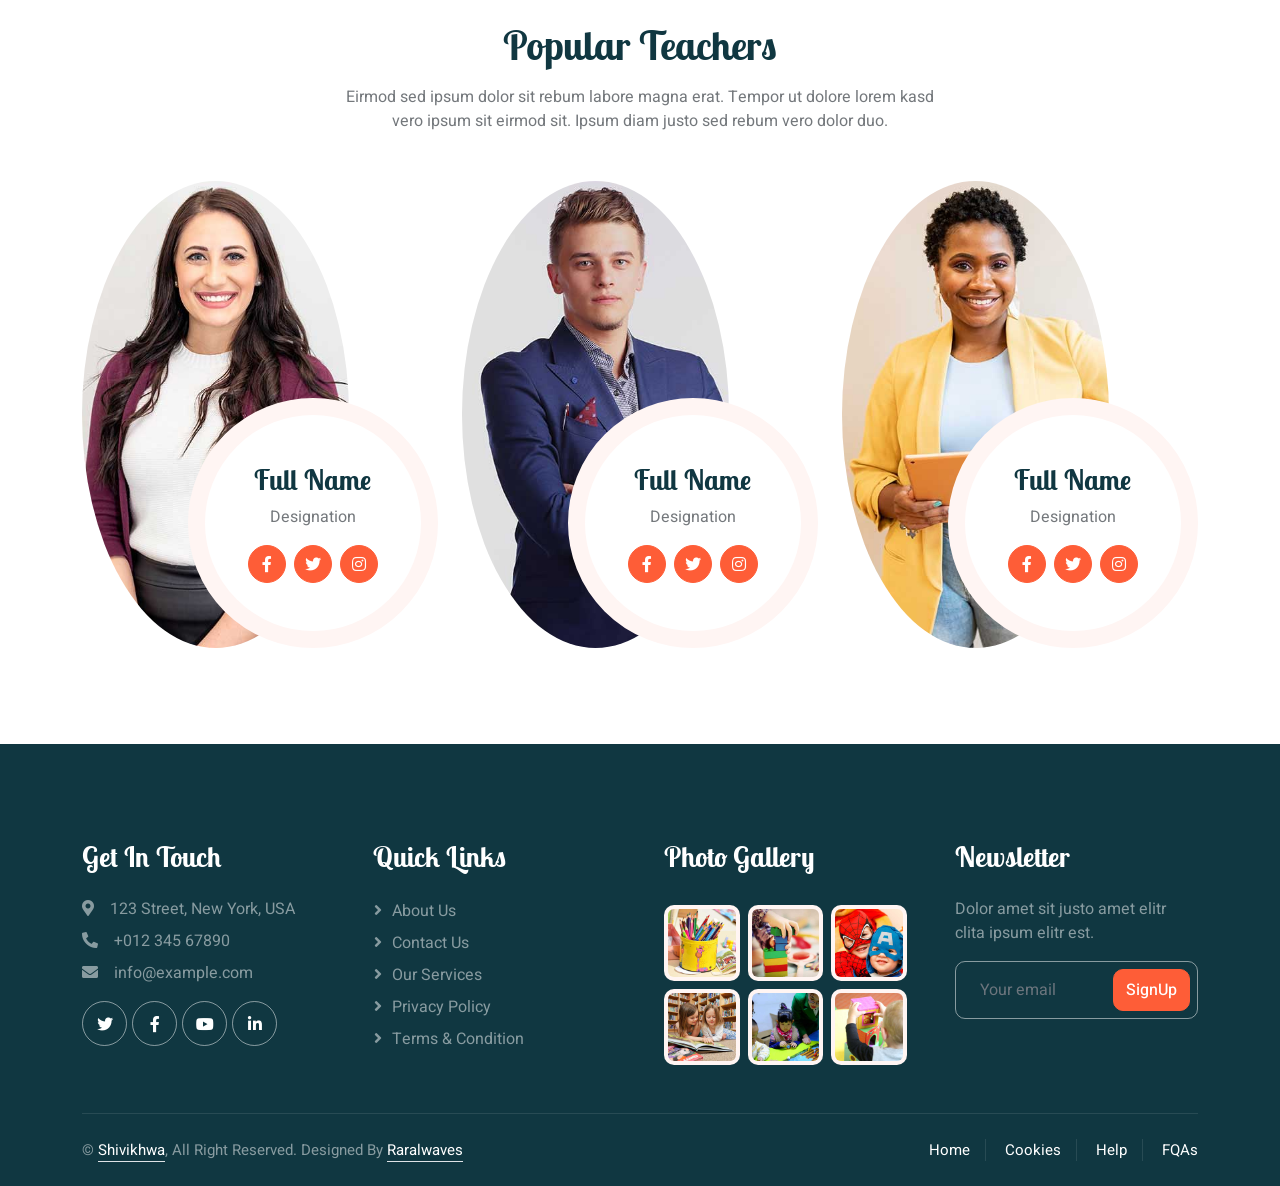
<file: about.html>
<!DOCTYPE html>
<html lang="en">

<head>
    <meta charset="utf-8">
    <title>Shivikhwa</title>
    <meta content="width=device-width, initial-scale=1.0" name="viewport">
    <meta content="" name="keywords">
    <meta content="" name="description">

    <!-- Favicon -->
    <link href="img/favicon.ico" rel="icon">

    <!-- Google Web Fonts -->
    <link rel="preconnect" href="https://fonts.googleapis.com">
    <link rel="preconnect" href="https://fonts.gstatic.com" crossorigin>
    <link href="https://fonts.googleapis.com/css2?family=Heebo:wght@400;500;600&family=Inter:wght@600&family=Lobster+Two:wght@700&display=swap" rel="stylesheet">
    
    <!-- Icon Font Stylesheet -->
    <link href="https://cdnjs.cloudflare.com/ajax/libs/font-awesome/5.10.0/css/all.min.css" rel="stylesheet">
    <link href="https://cdn.jsdelivr.net/npm/bootstrap-icons@1.4.1/font/bootstrap-icons.css" rel="stylesheet">

    <!-- Libraries Stylesheet -->
    <link href="lib/animate/animate.min.css" rel="stylesheet">
    <link href="lib/owlcarousel/assets/owl.carousel.min.css" rel="stylesheet">

    <!-- Customized Bootstrap Stylesheet -->
    <link href="css/bootstrap.min.css" rel="stylesheet">

    <!-- Stylesheet -->
    <link href="css/style.css" rel="stylesheet">
</head>

<body>
    <div class="container-xxl bg-white p-0">
        <!-- Spinner Start -->
        <div id="spinner" class="show bg-white position-fixed translate-middle w-100 vh-100 top-50 start-50 d-flex align-items-center justify-content-center">
            <div class="spinner-border text-primary" style="width: 3rem; height: 3rem;" role="status">
                <span class="sr-only">Loading...</span>
            </div>
        </div>
        <!-- Spinner End -->


        <!-- Navbar Start -->
        <nav class="navbar navbar-expand-lg bg-white navbar-light sticky-top px-4 px-lg-5 py-lg-0">
            <a href="index.html" class="navbar-brand">
                <h1 class="m-0 text-primary"><i class="fa fa-book-reader me-3"></i>Kider</h1>
            </a>
            <button type="button" class="navbar-toggler" data-bs-toggle="collapse" data-bs-target="#navbarCollapse">
                <span class="navbar-toggler-icon"></span>
            </button>
            <div class="collapse navbar-collapse" id="navbarCollapse">
                <div class="navbar-nav mx-auto">
                    <a href="index.html" class="nav-item nav-link">Home</a>
                    <a href="about.html" class="nav-item nav-link active">About Us</a>
                    <a href="classes.html" class="nav-item nav-link">Classes</a>
                    <div class="nav-item dropdown">
                        <a href="#" class="nav-link dropdown-toggle" data-bs-toggle="dropdown">Pages</a>
                        <div class="dropdown-menu rounded-0 rounded-bottom border-0 shadow-sm m-0">
                            <a href="facility.html" class="dropdown-item">School Facilities</a>
                            <a href="team.html" class="dropdown-item">Popular Teachers</a>
                            <a href="call-to-action.html" class="dropdown-item">Become A Teachers</a>
                            <a href="appointment.html" class="dropdown-item">Make Appointment</a>
                            <a href="testimonial.html" class="dropdown-item">Testimonial</a>
                            <a href="404.html" class="dropdown-item">404 Error</a>
                        </div>
                    </div>
                    <a href="contact.html" class="nav-item nav-link">Contact Us</a>
                </div>
                <a href="" class="btn btn-primary rounded-pill px-3 d-none d-lg-block">Join Us<i class="fa fa-arrow-right ms-3"></i></a>
            </div>
        </nav>
        <!-- Navbar End -->


        <!-- Page Header End -->
        <div class="container-xxl py-5 page-header position-relative mb-5">
            <div class="container py-5">
                <h1 class="display-2 text-white animated slideInDown mb-4">About Us</h1>
                <nav aria-label="breadcrumb animated slideInDown">
                    <ol class="breadcrumb">
                        <li class="breadcrumb-item"><a href="#">Home</a></li>
                        <li class="breadcrumb-item"><a href="#">Pages</a></li>
                        <li class="breadcrumb-item text-white active" aria-current="page">About Us</li>
                    </ol>
                </nav>
            </div>
        </div>
        <!-- Page Header End -->


        <!-- About Start -->
        <div class="container-xxl py-5">
            <div class="container">
                <div class="row g-5 align-items-center">
                    <div class="col-lg-6 wow fadeInUp" data-wow-delay="0.1s">
                        <h1 class="mb-4">Learn More About Our Work And Our Cultural Activities</h1>
                        <p>Tempor erat elitr rebum at clita. Diam dolor diam ipsum sit. Aliqu diam amet diam et eos. Clita erat ipsum et lorem et sit, sed stet lorem sit clita duo justo magna dolore erat amet</p>
                        <p class="mb-4">Stet no et lorem dolor et diam, amet duo ut dolore vero eos. No stet est diam rebum amet diam ipsum. Clita clita labore, dolor duo nonumy clita sit at, sed sit sanctus dolor eos, ipsum labore duo duo sit no sea diam. Et dolor et kasd ea. Eirmod diam at dolor est vero nonumy magna.</p>
                        <div class="row g-4 align-items-center">
                            <div class="col-sm-6">
                                <a class="btn btn-primary rounded-pill py-3 px-5" href="">Read More</a>
                            </div>
                            <div class="col-sm-6">
                                <div class="d-flex align-items-center">
                                    <img class="rounded-circle flex-shrink-0" src="img/user.jpg" alt="" style="width: 45px; height: 45px;">
                                    <div class="ms-3">
                                        <h6 class="text-primary mb-1">Jhon Doe</h6>
                                        <small>CEO & Founder</small>
                                    </div>
                                </div>
                            </div>
                        </div>
                    </div>
                    <div class="col-lg-6 about-img wow fadeInUp" data-wow-delay="0.5s">
                        <div class="row">
                            <div class="col-12 text-center">
                                <img class="img-fluid w-75 rounded-circle bg-light p-3" src="img/about-1.jpg" alt="">
                            </div>
                            <div class="col-6 text-start" style="margin-top: -150px;">
                                <img class="img-fluid w-100 rounded-circle bg-light p-3" src="img/about-2.jpg" alt="">
                            </div>
                            <div class="col-6 text-end" style="margin-top: -150px;">
                                <img class="img-fluid w-100 rounded-circle bg-light p-3" src="img/about-3.jpg" alt="">
                            </div>
                        </div>
                    </div>
                </div>
            </div>
        </div>
        <!-- About End -->


        <!-- Call To Action Start -->
        <div class="container-xxl py-5">
            <div class="container">
                <div class="bg-light rounded">
                    <div class="row g-0">
                        <div class="col-lg-6 wow fadeIn" data-wow-delay="0.1s" style="min-height: 400px;">
                            <div class="position-relative h-100">
                                <img class="position-absolute w-100 h-100 rounded" src="img/call-to-action.jpg" style="object-fit: cover;">
                            </div>
                        </div>
                        <div class="col-lg-6 wow fadeIn" data-wow-delay="0.5s">
                            <div class="h-100 d-flex flex-column justify-content-center p-5">
                                <h1 class="mb-4">Become A Teacher</h1>
                                <p class="mb-4">Tempor erat elitr rebum at clita. Diam dolor diam ipsum sit. Aliqu diam amet diam et eos.
                                    Clita erat ipsum et lorem et sit, sed stet lorem sit clita duo justo magna dolore erat amet
                                </p>
                                <a class="btn btn-primary py-3 px-5" href="">Get Started Now<i class="fa fa-arrow-right ms-2"></i></a>
                            </div>
                        </div>
                    </div>
                </div>
            </div>
        </div>
        <!-- Call To Action End -->


        <!-- Team Start -->
        <div class="container-xxl py-5">
            <div class="container">
                <div class="text-center mx-auto mb-5 wow fadeInUp" data-wow-delay="0.1s" style="max-width: 600px;">
                    <h1 class="mb-3">Popular Teachers</h1>
                    <p>Eirmod sed ipsum dolor sit rebum labore magna erat. Tempor ut dolore lorem kasd vero ipsum sit
                        eirmod sit. Ipsum diam justo sed rebum vero dolor duo.</p>
                </div>
                <div class="row g-4">
                    <div class="col-lg-4 col-md-6 wow fadeInUp" data-wow-delay="0.1s">
                        <div class="team-item position-relative">
                            <img class="img-fluid rounded-circle w-75" src="img/team-1.jpg" alt="">
                            <div class="team-text">
                                <h3>Full Name</h3>
                                <p>Designation</p>
                                <div class="d-flex align-items-center">
                                    <a class="btn btn-square btn-primary mx-1" href=""><i class="fab fa-facebook-f"></i></a>
                                    <a class="btn btn-square btn-primary  mx-1" href=""><i class="fab fa-twitter"></i></a>
                                    <a class="btn btn-square btn-primary  mx-1" href=""><i class="fab fa-instagram"></i></a>
                                </div>
                            </div>
                        </div>
                    </div>
                    <div class="col-lg-4 col-md-6 wow fadeInUp" data-wow-delay="0.3s">
                        <div class="team-item position-relative">
                            <img class="img-fluid rounded-circle w-75" src="img/team-2.jpg" alt="">
                            <div class="team-text">
                                <h3>Full Name</h3>
                                <p>Designation</p>
                                <div class="d-flex align-items-center">
                                    <a class="btn btn-square btn-primary mx-1" href=""><i class="fab fa-facebook-f"></i></a>
                                    <a class="btn btn-square btn-primary  mx-1" href=""><i class="fab fa-twitter"></i></a>
                                    <a class="btn btn-square btn-primary  mx-1" href=""><i class="fab fa-instagram"></i></a>
                                </div>
                            </div>
                        </div>
                    </div>
                    <div class="col-lg-4 col-md-6 wow fadeInUp" data-wow-delay="0.5s">
                        <div class="team-item position-relative">
                            <img class="img-fluid rounded-circle w-75" src="img/team-3.jpg" alt="">
                            <div class="team-text">
                                <h3>Full Name</h3>
                                <p>Designation</p>
                                <div class="d-flex align-items-center">
                                    <a class="btn btn-square btn-primary mx-1" href=""><i class="fab fa-facebook-f"></i></a>
                                    <a class="btn btn-square btn-primary  mx-1" href=""><i class="fab fa-twitter"></i></a>
                                    <a class="btn btn-square btn-primary  mx-1" href=""><i class="fab fa-instagram"></i></a>
                                </div>
                            </div>
                        </div>
                    </div>
                </div>
            </div>
        </div>
        <!-- Team End -->


        <!-- Footer Start -->
        <div class="container-fluid bg-dark text-white-50 footer pt-5 mt-5 wow fadeIn" data-wow-delay="0.1s">
            <div class="container py-5">
                <div class="row g-5">
                    <div class="col-lg-3 col-md-6">
                        <h3 class="text-white mb-4">Get In Touch</h3>
                        <p class="mb-2"><i class="fa fa-map-marker-alt me-3"></i>123 Street, New York, USA</p>
                        <p class="mb-2"><i class="fa fa-phone-alt me-3"></i>+012 345 67890</p>
                        <p class="mb-2"><i class="fa fa-envelope me-3"></i>info@example.com</p>
                        <div class="d-flex pt-2">
                            <a class="btn btn-outline-light btn-social" href=""><i class="fab fa-twitter"></i></a>
                            <a class="btn btn-outline-light btn-social" href=""><i class="fab fa-facebook-f"></i></a>
                            <a class="btn btn-outline-light btn-social" href=""><i class="fab fa-youtube"></i></a>
                            <a class="btn btn-outline-light btn-social" href=""><i class="fab fa-linkedin-in"></i></a>
                        </div>
                    </div>
                    <div class="col-lg-3 col-md-6">
                        <h3 class="text-white mb-4">Quick Links</h3>
                        <a class="btn btn-link text-white-50" href="">About Us</a>
                        <a class="btn btn-link text-white-50" href="">Contact Us</a>
                        <a class="btn btn-link text-white-50" href="">Our Services</a>
                        <a class="btn btn-link text-white-50" href="">Privacy Policy</a>
                        <a class="btn btn-link text-white-50" href="">Terms & Condition</a>
                    </div>
                    <div class="col-lg-3 col-md-6">
                        <h3 class="text-white mb-4">Photo Gallery</h3>
                        <div class="row g-2 pt-2">
                            <div class="col-4">
                                <img class="img-fluid rounded bg-light p-1" src="img/classes-1.jpg" alt="">
                            </div>
                            <div class="col-4">
                                <img class="img-fluid rounded bg-light p-1" src="img/classes-2.jpg" alt="">
                            </div>
                            <div class="col-4">
                                <img class="img-fluid rounded bg-light p-1" src="img/classes-3.jpg" alt="">
                            </div>
                            <div class="col-4">
                                <img class="img-fluid rounded bg-light p-1" src="img/classes-4.jpg" alt="">
                            </div>
                            <div class="col-4">
                                <img class="img-fluid rounded bg-light p-1" src="img/classes-5.jpg" alt="">
                            </div>
                            <div class="col-4">
                                <img class="img-fluid rounded bg-light p-1" src="img/classes-6.jpg" alt="">
                            </div>
                        </div>
                    </div>
                    <div class="col-lg-3 col-md-6">
                        <h3 class="text-white mb-4">Newsletter</h3>
                        <p>Dolor amet sit justo amet elitr clita ipsum elitr est.</p>
                        <div class="position-relative mx-auto" style="max-width: 400px;">
                            <input class="form-control bg-transparent w-100 py-3 ps-4 pe-5" type="text" placeholder="Your email">
                            <button type="button" class="btn btn-primary py-2 position-absolute top-0 end-0 mt-2 me-2">SignUp</button>
                        </div>
                    </div>
                </div>
            </div>
            <div class="container">
                <div class="copyright">
                    <div class="row">
                        <div class="col-md-6 text-center text-md-start mb-3 mb-md-0">
                            &copy; <a class="border-bottom" href="#">Shivikhwa</a>, All Right Reserved. 
							
		
							Designed By <a class="border-bottom" href="https://raralwavessolutions.co.ke/">Raralwaves</a>
                        </div>
                        <div class="col-md-6 text-center text-md-end">
                            <div class="footer-menu">
                                <a href="">Home</a>
                                <a href="">Cookies</a>
                                <a href="">Help</a>
                                <a href="">FQAs</a>
                            </div>
                        </div>
                    </div>
                </div>
            </div>
        </div>
        <!-- Footer End -->


        <!-- Back to Top -->
        <a href="#" class="btn btn-lg btn-primary btn-lg-square back-to-top"><i class="bi bi-arrow-up"></i></a>
    </div>

    <!-- JavaScript Libraries -->
    <script src="https://code.jquery.com/jquery-3.4.1.min.js"></script>
    <script src="https://cdn.jsdelivr.net/npm/bootstrap@5.0.0/dist/js/bootstrap.bundle.min.js"></script>
    <script src="lib/wow/wow.min.js"></script>
    <script src="lib/easing/easing.min.js"></script>
    <script src="lib/waypoints/waypoints.min.js"></script>
    <script src="lib/owlcarousel/owl.carousel.min.js"></script>

    <!-- Template Javascript -->
    <script src="js/main.js"></script>
</body>


</html>
</file>
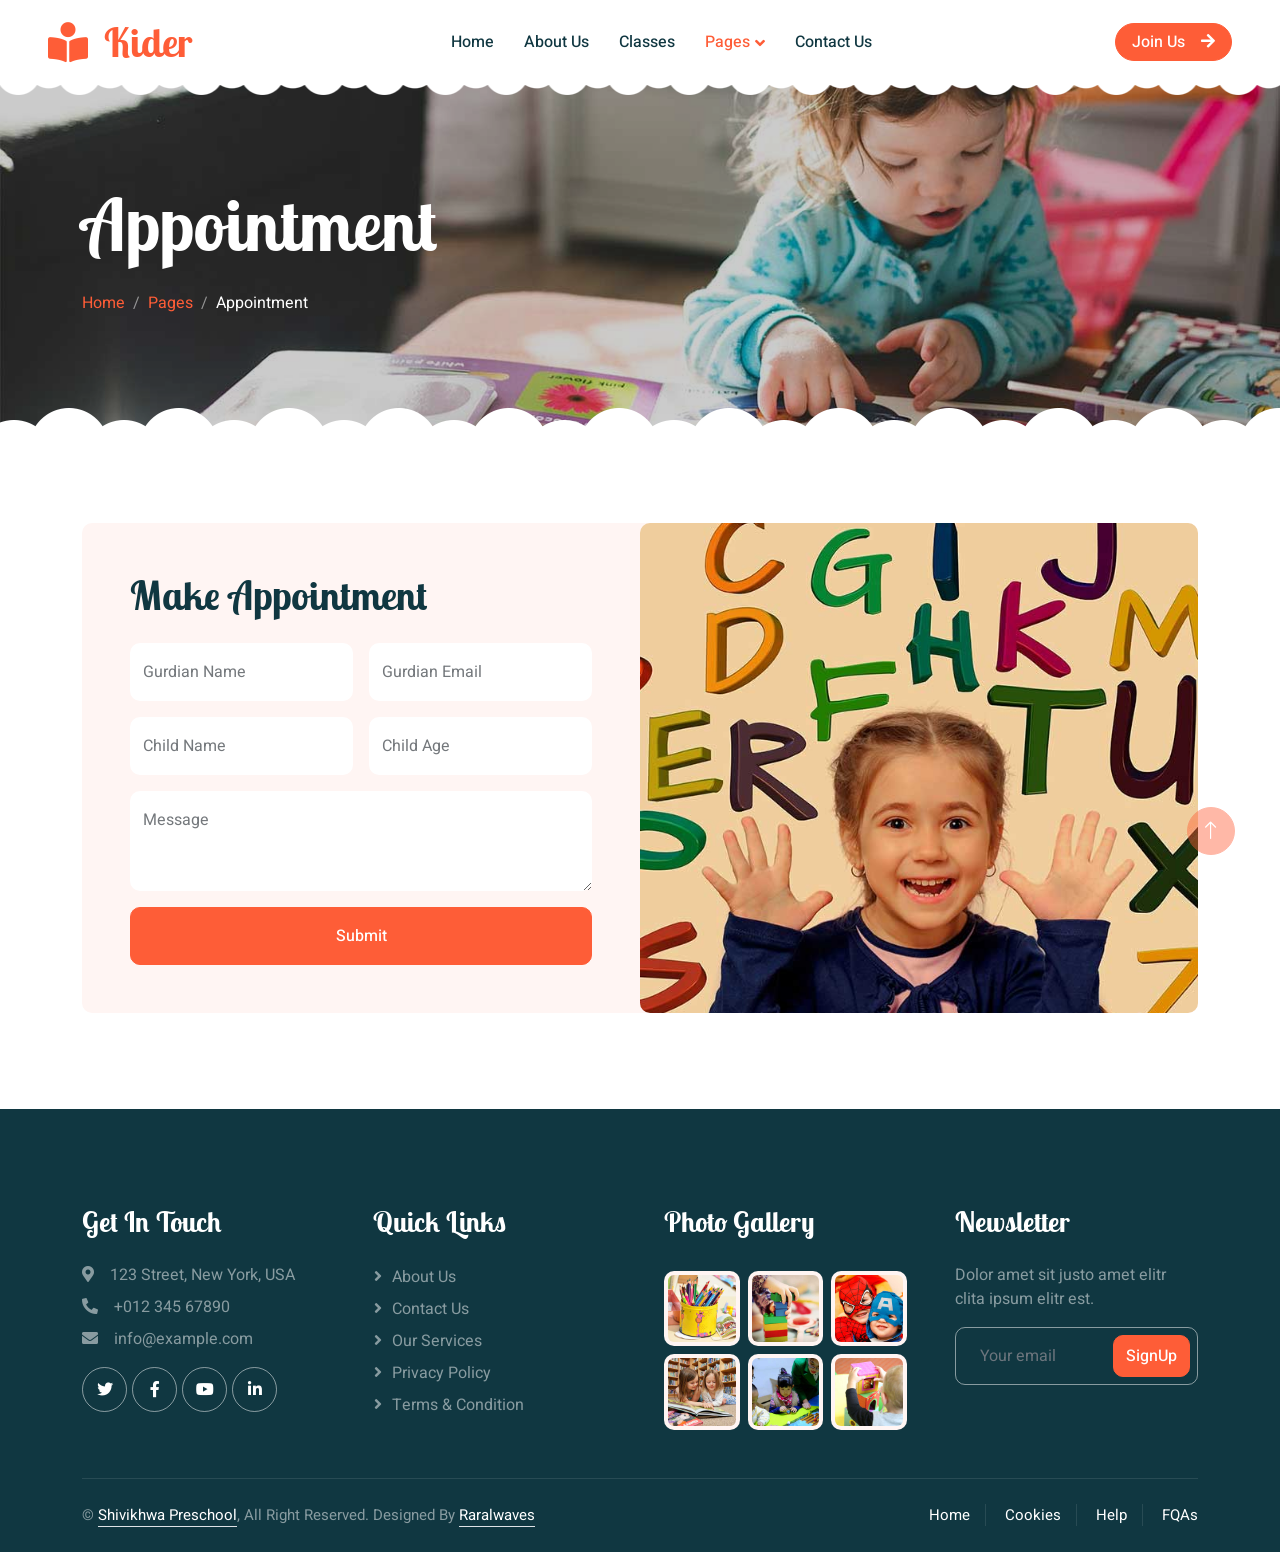
<file: appointment.html>
<!DOCTYPE html>
<html lang="en">

<head>
    <meta charset="utf-8">
    <title>Shivikhwa - Preschool </title>
    <meta content="width=device-width, initial-scale=1.0" name="viewport">
    <meta content="" name="keywords">
    <meta content="" name="description">

    <!-- Favicon -->
    <link href="img/favicon.ico" rel="icon">

    <!-- Google Web Fonts -->
    <link rel="preconnect" href="https://fonts.googleapis.com">
    <link rel="preconnect" href="https://fonts.gstatic.com" crossorigin>
    <link href="https://fonts.googleapis.com/css2?family=Heebo:wght@400;500;600&family=Inter:wght@600&family=Lobster+Two:wght@700&display=swap" rel="stylesheet">
    
    <!-- Icon Font Stylesheet -->
    <link href="https://cdnjs.cloudflare.com/ajax/libs/font-awesome/5.10.0/css/all.min.css" rel="stylesheet">
    <link href="https://cdn.jsdelivr.net/npm/bootstrap-icons@1.4.1/font/bootstrap-icons.css" rel="stylesheet">

    <!-- Libraries Stylesheet -->
    <link href="lib/animate/animate.min.css" rel="stylesheet">
    <link href="lib/owlcarousel/assets/owl.carousel.min.css" rel="stylesheet">

    <!-- Customized Bootstrap Stylesheet -->
    <link href="css/bootstrap.min.css" rel="stylesheet">

    <!-- Template Stylesheet -->
    <link href="css/style.css" rel="stylesheet">
</head>

<body>
    <div class="container-xxl bg-white p-0">
        <!-- Spinner Start -->
        <div id="spinner" class="show bg-white position-fixed translate-middle w-100 vh-100 top-50 start-50 d-flex align-items-center justify-content-center">
            <div class="spinner-border text-primary" style="width: 3rem; height: 3rem;" role="status">
                <span class="sr-only">Loading...</span>
            </div>
        </div>
        <!-- Spinner End -->


        <!-- Navbar Start -->
        <nav class="navbar navbar-expand-lg bg-white navbar-light sticky-top px-4 px-lg-5 py-lg-0">
            <a href="index.html" class="navbar-brand">
                <h1 class="m-0 text-primary"><i class="fa fa-book-reader me-3"></i>Kider</h1>
            </a>
            <button type="button" class="navbar-toggler" data-bs-toggle="collapse" data-bs-target="#navbarCollapse">
                <span class="navbar-toggler-icon"></span>
            </button>
            <div class="collapse navbar-collapse" id="navbarCollapse">
                <div class="navbar-nav mx-auto">
                    <a href="index.html" class="nav-item nav-link">Home</a>
                    <a href="about.html" class="nav-item nav-link">About Us</a>
                    <a href="classes.html" class="nav-item nav-link">Classes</a>
                    <div class="nav-item dropdown">
                        <a href="#" class="nav-link dropdown-toggle active" data-bs-toggle="dropdown">Pages</a>
                        <div class="dropdown-menu rounded-0 rounded-bottom border-0 shadow-sm m-0">
                            <a href="facility.html" class="dropdown-item">School Facilities</a>
                            <a href="team.html" class="dropdown-item">Popular Teachers</a>
                            <a href="call-to-action.html" class="dropdown-item">Become A Teachers</a>
                            <a href="appointment.html" class="dropdown-item active">Make Appointment</a>
                            <a href="testimonial.html" class="dropdown-item">Testimonial</a>
                        
                        </div>
                    </div>
                    <a href="contact.html" class="nav-item nav-link">Contact Us</a>
                </div>
                <a href="" class="btn btn-primary rounded-pill px-3 d-none d-lg-block">Join Us<i class="fa fa-arrow-right ms-3"></i></a>
            </div>
        </nav>
        <!-- Navbar End -->


        <!-- Page Header End -->
        <div class="container-xxl py-5 page-header position-relative mb-5">
            <div class="container py-5">
                <h1 class="display-2 text-white animated slideInDown mb-4">Appointment</h1>
                <nav aria-label="breadcrumb animated slideInDown">
                    <ol class="breadcrumb">
                        <li class="breadcrumb-item"><a href="#">Home</a></li>
                        <li class="breadcrumb-item"><a href="#">Pages</a></li>
                        <li class="breadcrumb-item text-white active" aria-current="page">Appointment</li>
                    </ol>
                </nav>
            </div>
        </div>
        <!-- Page Header End -->


        <!-- Appointment Start -->
        <div class="container-xxl py-5">
            <div class="container">
                <div class="bg-light rounded">
                    <div class="row g-0">
                        <div class="col-lg-6 wow fadeIn" data-wow-delay="0.1s">
                            <div class="h-100 d-flex flex-column justify-content-center p-5">
                                <h1 class="mb-4">Make Appointment</h1>
                                <form>
                                    <div class="row g-3">
                                        <div class="col-sm-6">
                                            <div class="form-floating">
                                                <input type="text" class="form-control border-0" id="gname" placeholder="Gurdian Name">
                                                <label for="gname">Gurdian Name</label>
                                            </div>
                                        </div>
                                        <div class="col-sm-6">
                                            <div class="form-floating">
                                                <input type="email" class="form-control border-0" id="gmail" placeholder="Gurdian Email">
                                                <label for="gmail">Gurdian Email</label>
                                            </div>
                                        </div>
                                        <div class="col-sm-6">
                                            <div class="form-floating">
                                                <input type="text" class="form-control border-0" id="cname" placeholder="Child Name">
                                                <label for="cname">Child Name</label>
                                            </div>
                                        </div>
                                        <div class="col-sm-6">
                                            <div class="form-floating">
                                                <input type="text" class="form-control border-0" id="cage" placeholder="Child Age">
                                                <label for="cage">Child Age</label>
                                            </div>
                                        </div>
                                        <div class="col-12">
                                            <div class="form-floating">
                                                <textarea class="form-control border-0" placeholder="Leave a message here" id="message" style="height: 100px"></textarea>
                                                <label for="message">Message</label>
                                            </div>
                                        </div>
                                        <div class="col-12">
                                            <button class="btn btn-primary w-100 py-3" type="submit">Submit</button>
                                        </div>
                                    </div>
                                </form>
                            </div>
                        </div>
                        <div class="col-lg-6 wow fadeIn" data-wow-delay="0.5s" style="min-height: 400px;">
                            <div class="position-relative h-100">
                                <img class="position-absolute w-100 h-100 rounded" src="img/appointment.jpg" style="object-fit: cover;">
                            </div>
                        </div>
                    </div>
                </div>
            </div>
        </div>
        <!-- Appointment End -->


        <!-- Footer Start -->
        <div class="container-fluid bg-dark text-white-50 footer pt-5 mt-5 wow fadeIn" data-wow-delay="0.1s">
            <div class="container py-5">
                <div class="row g-5">
                    <div class="col-lg-3 col-md-6">
                        <h3 class="text-white mb-4">Get In Touch</h3>
                        <p class="mb-2"><i class="fa fa-map-marker-alt me-3"></i>123 Street, New York, USA</p>
                        <p class="mb-2"><i class="fa fa-phone-alt me-3"></i>+012 345 67890</p>
                        <p class="mb-2"><i class="fa fa-envelope me-3"></i>info@example.com</p>
                        <div class="d-flex pt-2">
                            <a class="btn btn-outline-light btn-social" href=""><i class="fab fa-twitter"></i></a>
                            <a class="btn btn-outline-light btn-social" href=""><i class="fab fa-facebook-f"></i></a>
                            <a class="btn btn-outline-light btn-social" href=""><i class="fab fa-youtube"></i></a>
                            <a class="btn btn-outline-light btn-social" href=""><i class="fab fa-linkedin-in"></i></a>
                        </div>
                    </div>
                    <div class="col-lg-3 col-md-6">
                        <h3 class="text-white mb-4">Quick Links</h3>
                        <a class="btn btn-link text-white-50" href="">About Us</a>
                        <a class="btn btn-link text-white-50" href="">Contact Us</a>
                        <a class="btn btn-link text-white-50" href="">Our Services</a>
                        <a class="btn btn-link text-white-50" href="">Privacy Policy</a>
                        <a class="btn btn-link text-white-50" href="">Terms & Condition</a>
                    </div>
                    <div class="col-lg-3 col-md-6">
                        <h3 class="text-white mb-4">Photo Gallery</h3>
                        <div class="row g-2 pt-2">
                            <div class="col-4">
                                <img class="img-fluid rounded bg-light p-1" src="img/classes-1.jpg" alt="">
                            </div>
                            <div class="col-4">
                                <img class="img-fluid rounded bg-light p-1" src="img/classes-2.jpg" alt="">
                            </div>
                            <div class="col-4">
                                <img class="img-fluid rounded bg-light p-1" src="img/classes-3.jpg" alt="">
                            </div>
                            <div class="col-4">
                                <img class="img-fluid rounded bg-light p-1" src="img/classes-4.jpg" alt="">
                            </div>
                            <div class="col-4">
                                <img class="img-fluid rounded bg-light p-1" src="img/classes-5.jpg" alt="">
                            </div>
                            <div class="col-4">
                                <img class="img-fluid rounded bg-light p-1" src="img/classes-6.jpg" alt="">
                            </div>
                        </div>
                    </div>
                    <div class="col-lg-3 col-md-6">
                        <h3 class="text-white mb-4">Newsletter</h3>
                        <p>Dolor amet sit justo amet elitr clita ipsum elitr est.</p>
                        <div class="position-relative mx-auto" style="max-width: 400px;">
                            <input class="form-control bg-transparent w-100 py-3 ps-4 pe-5" type="text" placeholder="Your email">
                            <button type="button" class="btn btn-primary py-2 position-absolute top-0 end-0 mt-2 me-2">SignUp</button>
                        </div>
                    </div>
                </div>
            </div>
            <div class="container">
                <div class="copyright">
                    <div class="row">
                        <div class="col-md-6 text-center text-md-start mb-3 mb-md-0">
                             &copy; <a class="border-bottom" href="#">Shivikhwa Preschool</a>, All Right Reserved. 
							
		
							Designed By <a class="border-bottom" href="https://raralwavessolutions.co.ke/">Raralwaves</a>
                        </div>
                        <div class="col-md-6 text-center text-md-end">
                            <div class="footer-menu">
                                <a href="">Home</a>
                                <a href="">Cookies</a>
                                <a href="">Help</a>
                                <a href="">FQAs</a>
                            </div>
                        </div>
                    </div>
                </div>
            </div>
        </div>
        <!-- Footer End -->


        <!-- Back to Top -->
        <a href="#" class="btn btn-lg btn-primary btn-lg-square back-to-top"><i class="bi bi-arrow-up"></i></a>
    </div>

    <!-- JavaScript Libraries -->
    <script src="https://code.jquery.com/jquery-3.4.1.min.js"></script>
    <script src="https://cdn.jsdelivr.net/npm/bootstrap@5.0.0/dist/js/bootstrap.bundle.min.js"></script>
    <script src="lib/wow/wow.min.js"></script>
    <script src="lib/easing/easing.min.js"></script>
    <script src="lib/waypoints/waypoints.min.js"></script>
    <script src="lib/owlcarousel/owl.carousel.min.js"></script>

    <!-- Template Javascript -->
    <script src="js/main.js"></script>
</body>


</html>
</file>
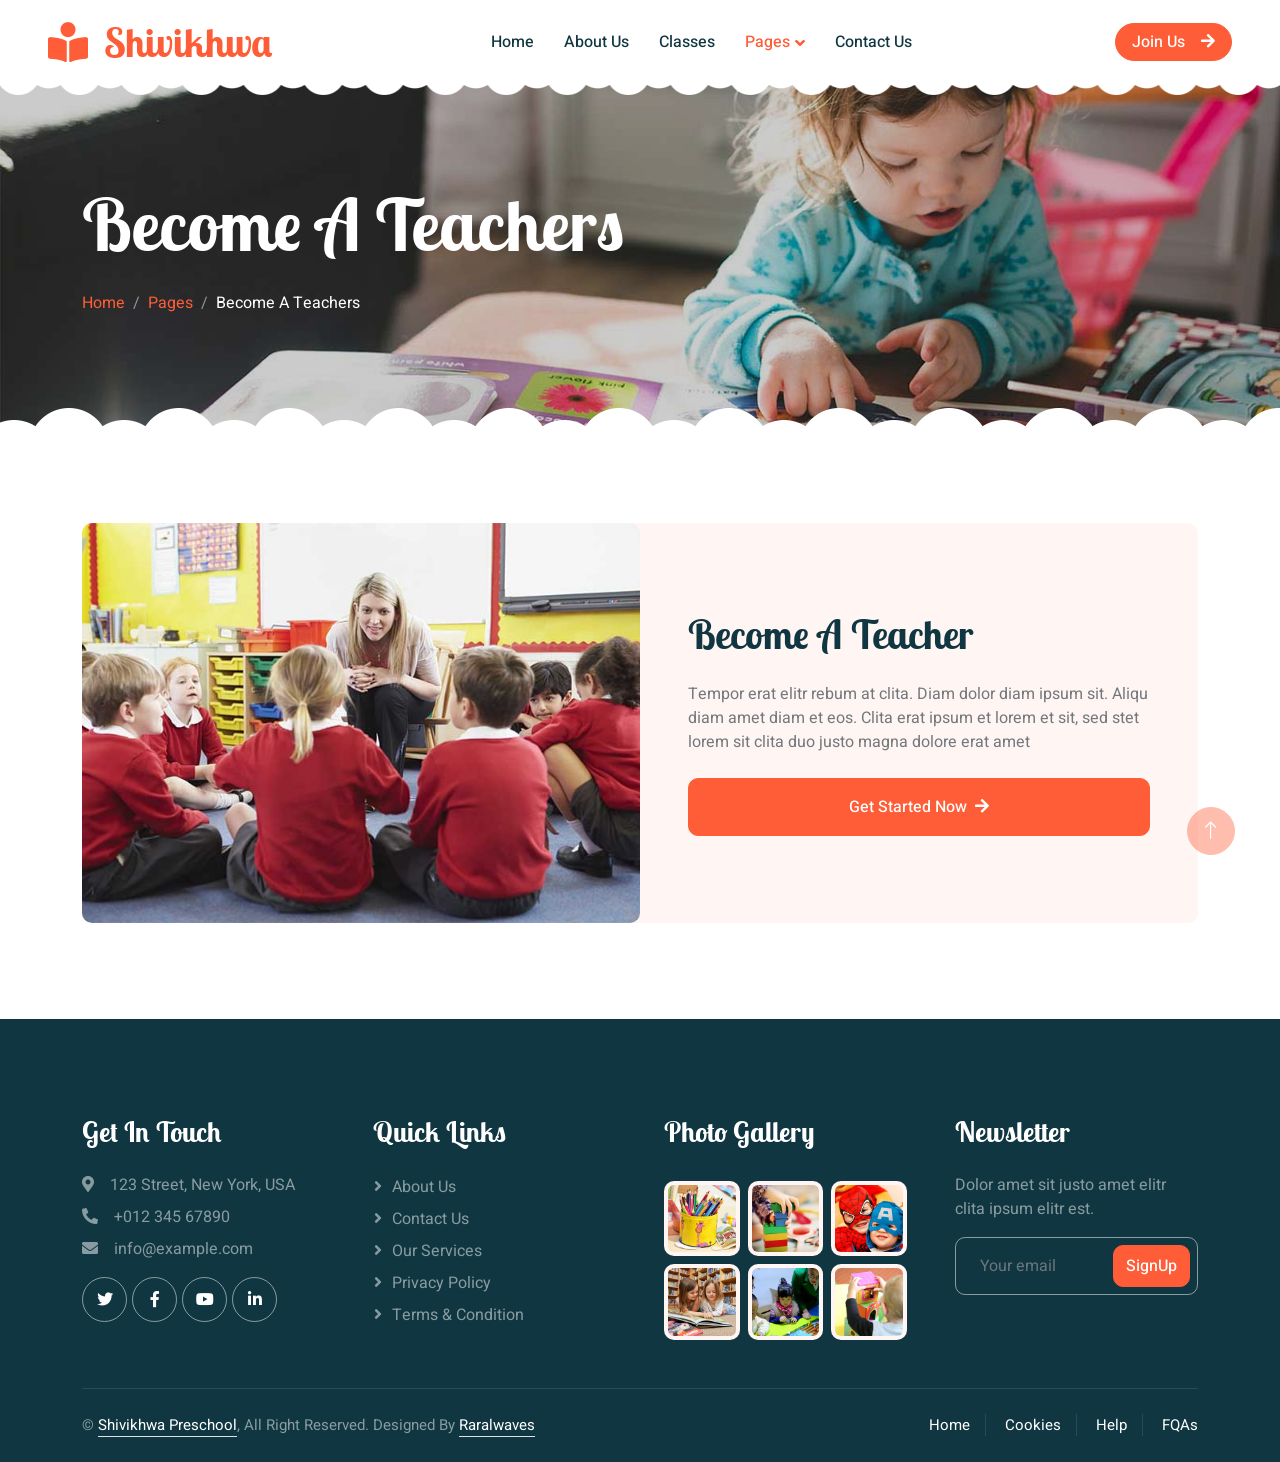
<file: call-to-action.html>
<!DOCTYPE html>
<html lang="en">

<head>
    <meta charset="utf-8">
    <title>Shivikhwa - Preschool</title>
    <meta content="width=device-width, initial-scale=1.0" name="viewport">
    <meta content="" name="keywords">
    <meta content="" name="description">

    <!-- Favicon -->
    <link href="img/favicon.ico" rel="icon">

    <!-- Google Web Fonts -->
    <link rel="preconnect" href="https://fonts.googleapis.com">
    <link rel="preconnect" href="https://fonts.gstatic.com" crossorigin>
    <link href="https://fonts.googleapis.com/css2?family=Heebo:wght@400;500;600&family=Inter:wght@600&family=Lobster+Two:wght@700&display=swap" rel="stylesheet">
    
    <!-- Icon Font Stylesheet -->
    <link href="https://cdnjs.cloudflare.com/ajax/libs/font-awesome/5.10.0/css/all.min.css" rel="stylesheet">
    <link href="https://cdn.jsdelivr.net/npm/bootstrap-icons@1.4.1/font/bootstrap-icons.css" rel="stylesheet">

    <!-- Libraries Stylesheet -->
    <link href="lib/animate/animate.min.css" rel="stylesheet">
    <link href="lib/owlcarousel/assets/owl.carousel.min.css" rel="stylesheet">

    <!-- Customized Bootstrap Stylesheet -->
    <link href="css/bootstrap.min.css" rel="stylesheet">

    <!-- Template Stylesheet -->
    <link href="css/style.css" rel="stylesheet">
</head>

<body>
    <div class="container-xxl bg-white p-0">
        <!-- Spinner Start -->
        <div id="spinner" class="show bg-white position-fixed translate-middle w-100 vh-100 top-50 start-50 d-flex align-items-center justify-content-center">
            <div class="spinner-border text-primary" style="width: 3rem; height: 3rem;" role="status">
                <span class="sr-only">Loading...</span>
            </div>
        </div>
        <!-- Spinner End -->


        <!-- Navbar Start -->
        <nav class="navbar navbar-expand-lg bg-white navbar-light sticky-top px-4 px-lg-5 py-lg-0">
            <a href="index.html" class="navbar-brand">
                <h1 class="m-0 text-primary"><i class="fa fa-book-reader me-3"></i>Shivikhwa</h1>
            </a>
            <button type="button" class="navbar-toggler" data-bs-toggle="collapse" data-bs-target="#navbarCollapse">
                <span class="navbar-toggler-icon"></span>
            </button>
            <div class="collapse navbar-collapse" id="navbarCollapse">
                <div class="navbar-nav mx-auto">
                    <a href="index.html" class="nav-item nav-link">Home</a>
                    <a href="about.html" class="nav-item nav-link">About Us</a>
                    <a href="classes.html" class="nav-item nav-link">Classes</a>
                    <div class="nav-item dropdown">
                        <a href="#" class="nav-link dropdown-toggle active" data-bs-toggle="dropdown">Pages</a>
                        <div class="dropdown-menu rounded-0 rounded-bottom border-0 shadow-sm m-0">
                            <a href="facility.html" class="dropdown-item">School Facilities</a>
                            <a href="team.html" class="dropdown-item">Popular Teachers</a>
                            <a href="call-to-action.html" class="dropdown-item active">Become A Teachers</a>
                            <a href="appointment.html" class="dropdown-item">Make Appointment</a>
                            <a href="testimonial.html" class="dropdown-item">Testimonial</a>
                            
                        </div>
                    </div>
                    <a href="contact.html" class="nav-item nav-link">Contact Us</a>
                </div>
                <a href="" class="btn btn-primary rounded-pill px-3 d-none d-lg-block">Join Us<i class="fa fa-arrow-right ms-3"></i></a>
            </div>
        </nav>
        <!-- Navbar End -->


        <!-- Page Header End -->
        <div class="container-xxl py-5 page-header position-relative mb-5">
            <div class="container py-5">
                <h1 class="display-2 text-white animated slideInDown mb-4">Become A Teachers</h1>
                <nav aria-label="breadcrumb animated slideInDown">
                    <ol class="breadcrumb">
                        <li class="breadcrumb-item"><a href="#">Home</a></li>
                        <li class="breadcrumb-item"><a href="#">Pages</a></li>
                        <li class="breadcrumb-item text-white active" aria-current="page">Become A Teachers</li>
                    </ol>
                </nav>
            </div>
        </div>
        <!-- Page Header End -->


        <!-- Call To Action Start -->
        <div class="container-xxl py-5">
            <div class="container">
                <div class="bg-light rounded">
                    <div class="row g-0">
                        <div class="col-lg-6 wow fadeIn" data-wow-delay="0.1s" style="min-height: 400px;">
                            <div class="position-relative h-100">
                                <img class="position-absolute w-100 h-100 rounded" src="img/call-to-action.jpg" style="object-fit: cover;">
                            </div>
                        </div>
                        <div class="col-lg-6 wow fadeIn" data-wow-delay="0.5s">
                            <div class="h-100 d-flex flex-column justify-content-center p-5">
                                <h1 class="mb-4">Become A Teacher</h1>
                                <p class="mb-4">Tempor erat elitr rebum at clita. Diam dolor diam ipsum sit. Aliqu diam amet diam et eos.
                                    Clita erat ipsum et lorem et sit, sed stet lorem sit clita duo justo magna dolore erat amet
                                </p>
                                <a class="btn btn-primary py-3 px-5" href="">Get Started Now<i class="fa fa-arrow-right ms-2"></i></a>
                            </div>
                        </div>
                    </div>
                </div>
            </div>
        </div>
        <!-- Call To Action End -->


        <!-- Footer Start -->
        <div class="container-fluid bg-dark text-white-50 footer pt-5 mt-5 wow fadeIn" data-wow-delay="0.1s">
            <div class="container py-5">
                <div class="row g-5">
                    <div class="col-lg-3 col-md-6">
                        <h3 class="text-white mb-4">Get In Touch</h3>
                        <p class="mb-2"><i class="fa fa-map-marker-alt me-3"></i>123 Street, New York, USA</p>
                        <p class="mb-2"><i class="fa fa-phone-alt me-3"></i>+012 345 67890</p>
                        <p class="mb-2"><i class="fa fa-envelope me-3"></i>info@example.com</p>
                        <div class="d-flex pt-2">
                            <a class="btn btn-outline-light btn-social" href=""><i class="fab fa-twitter"></i></a>
                            <a class="btn btn-outline-light btn-social" href=""><i class="fab fa-facebook-f"></i></a>
                            <a class="btn btn-outline-light btn-social" href=""><i class="fab fa-youtube"></i></a>
                            <a class="btn btn-outline-light btn-social" href=""><i class="fab fa-linkedin-in"></i></a>
                        </div>
                    </div>
                    <div class="col-lg-3 col-md-6">
                        <h3 class="text-white mb-4">Quick Links</h3>
                        <a class="btn btn-link text-white-50" href="">About Us</a>
                        <a class="btn btn-link text-white-50" href="">Contact Us</a>
                        <a class="btn btn-link text-white-50" href="">Our Services</a>
                        <a class="btn btn-link text-white-50" href="">Privacy Policy</a>
                        <a class="btn btn-link text-white-50" href="">Terms & Condition</a>
                    </div>
                    <div class="col-lg-3 col-md-6">
                        <h3 class="text-white mb-4">Photo Gallery</h3>
                        <div class="row g-2 pt-2">
                            <div class="col-4">
                                <img class="img-fluid rounded bg-light p-1" src="img/classes-1.jpg" alt="">
                            </div>
                            <div class="col-4">
                                <img class="img-fluid rounded bg-light p-1" src="img/classes-2.jpg" alt="">
                            </div>
                            <div class="col-4">
                                <img class="img-fluid rounded bg-light p-1" src="img/classes-3.jpg" alt="">
                            </div>
                            <div class="col-4">
                                <img class="img-fluid rounded bg-light p-1" src="img/classes-4.jpg" alt="">
                            </div>
                            <div class="col-4">
                                <img class="img-fluid rounded bg-light p-1" src="img/classes-5.jpg" alt="">
                            </div>
                            <div class="col-4">
                                <img class="img-fluid rounded bg-light p-1" src="img/classes-6.jpg" alt="">
                            </div>
                        </div>
                    </div>
                    <div class="col-lg-3 col-md-6">
                        <h3 class="text-white mb-4">Newsletter</h3>
                        <p>Dolor amet sit justo amet elitr clita ipsum elitr est.</p>
                        <div class="position-relative mx-auto" style="max-width: 400px;">
                            <input class="form-control bg-transparent w-100 py-3 ps-4 pe-5" type="text" placeholder="Your email">
                            <button type="button" class="btn btn-primary py-2 position-absolute top-0 end-0 mt-2 me-2">SignUp</button>
                        </div>
                    </div>
                </div>
            </div>
            <div class="container">
                <div class="copyright">
                    <div class="row">
                        <div class="col-md-6 text-center text-md-start mb-3 mb-md-0">
                          &copy; <a class="border-bottom" href="#">Shivikhwa Preschool</a>, All Right Reserved. 
							Designed By <a class="border-bottom" href="https://raralwavessolutions.co.ke/">Raralwaves</a>
                        </div>
                        <div class="col-md-6 text-center text-md-end">
                            <div class="footer-menu">
                                <a href="">Home</a>
                                <a href="">Cookies</a>
                                <a href="">Help</a>
                                <a href="">FQAs</a>
                            </div>
                        </div>
                    </div>
                </div>
            </div>
        </div>
        <!-- Footer End -->


        <!-- Back to Top -->
        <a href="#" class="btn btn-lg btn-primary btn-lg-square back-to-top"><i class="bi bi-arrow-up"></i></a>
    </div>

    <!-- JavaScript Libraries -->
    <script src="https://code.jquery.com/jquery-3.4.1.min.js"></script>
    <script src="https://cdn.jsdelivr.net/npm/bootstrap@5.0.0/dist/js/bootstrap.bundle.min.js"></script>
    <script src="lib/wow/wow.min.js"></script>
    <script src="lib/easing/easing.min.js"></script>
    <script src="lib/waypoints/waypoints.min.js"></script>
    <script src="lib/owlcarousel/owl.carousel.min.js"></script>

    <!-- Template Javascript -->
    <script src="js/main.js"></script>
</body>


</html>
</file>
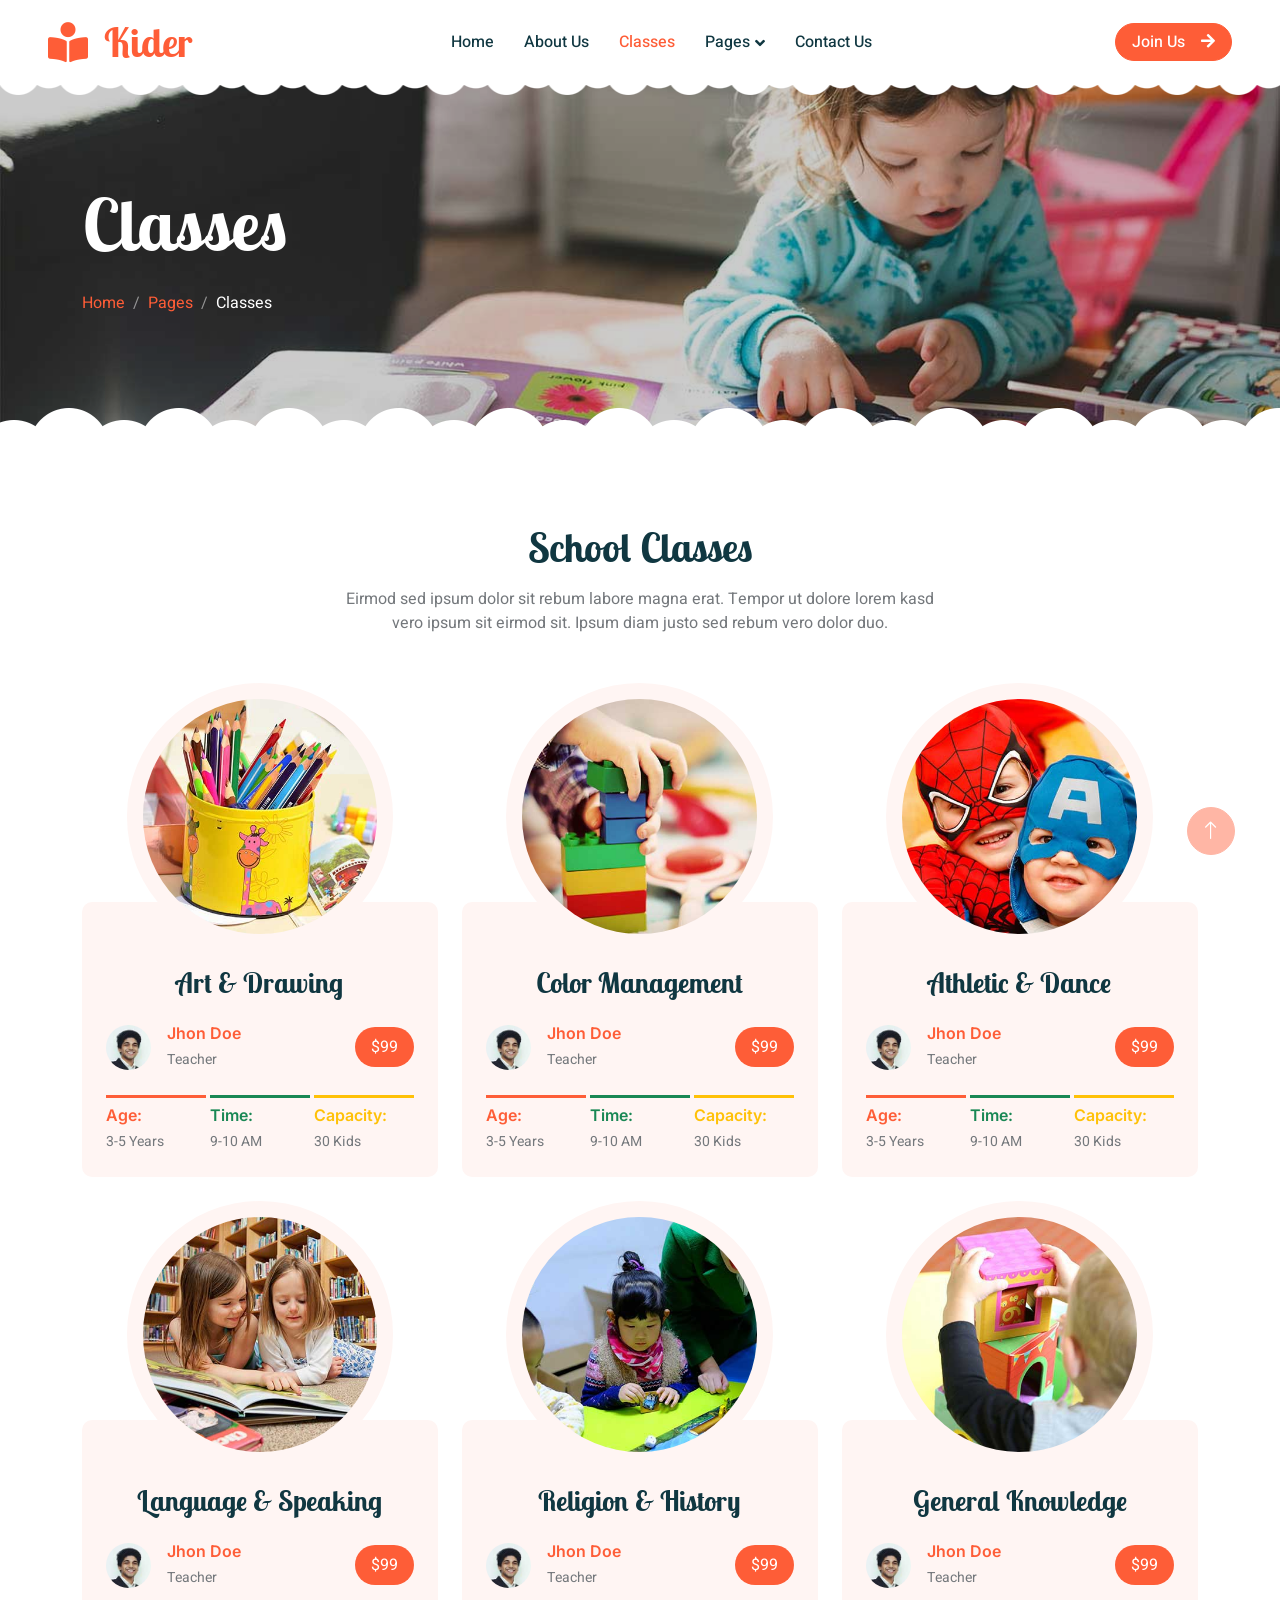
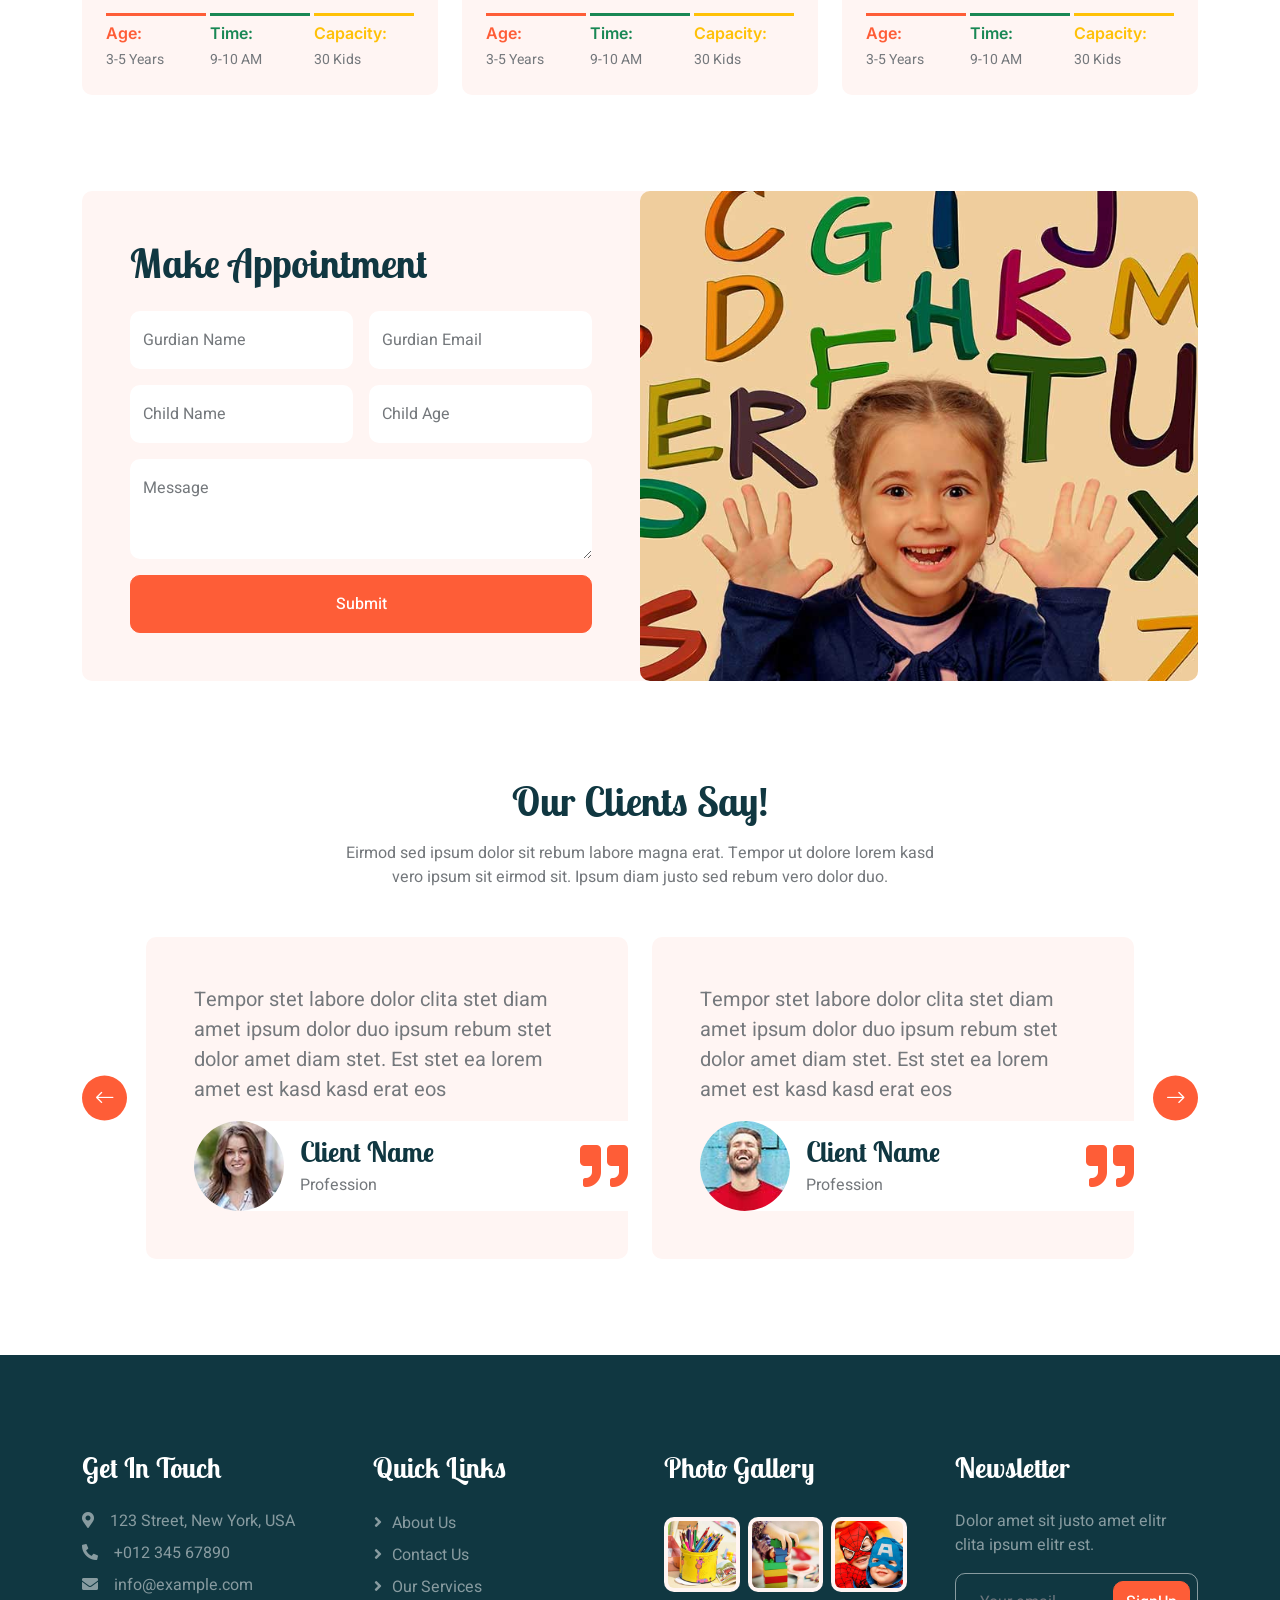
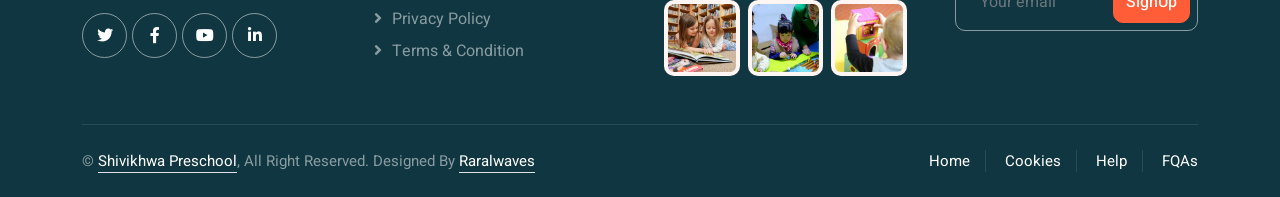
<file: classes.html>
<!DOCTYPE html>
<html lang="en">

<head>
    <meta charset="utf-8">
    <title>Shivikhwa - Preschool </title>
    <meta content="width=device-width, initial-scale=1.0" name="viewport">
    <meta content="" name="keywords">
    <meta content="" name="description">

    <!-- Favicon -->
    <link href="img/favicon.ico" rel="icon">

    <!-- Google Web Fonts -->
    <link rel="preconnect" href="https://fonts.googleapis.com">
    <link rel="preconnect" href="https://fonts.gstatic.com" crossorigin>
    <link href="https://fonts.googleapis.com/css2?family=Heebo:wght@400;500;600&family=Inter:wght@600&family=Lobster+Two:wght@700&display=swap" rel="stylesheet">
    
    <!-- Icon Font Stylesheet -->
    <link href="https://cdnjs.cloudflare.com/ajax/libs/font-awesome/5.10.0/css/all.min.css" rel="stylesheet">
    <link href="https://cdn.jsdelivr.net/npm/bootstrap-icons@1.4.1/font/bootstrap-icons.css" rel="stylesheet">

    <!-- Libraries Stylesheet -->
    <link href="lib/animate/animate.min.css" rel="stylesheet">
    <link href="lib/owlcarousel/assets/owl.carousel.min.css" rel="stylesheet">

    <!-- Customized Bootstrap Stylesheet -->
    <link href="css/bootstrap.min.css" rel="stylesheet">

    <!-- Template Stylesheet -->
    <link href="css/style.css" rel="stylesheet">
</head>

<body>
    <div class="container-xxl bg-white p-0">
        <!-- Spinner Start -->
        <div id="spinner" class="show bg-white position-fixed translate-middle w-100 vh-100 top-50 start-50 d-flex align-items-center justify-content-center">
            <div class="spinner-border text-primary" style="width: 3rem; height: 3rem;" role="status">
                <span class="sr-only">Loading...</span>
            </div>
        </div>
        <!-- Spinner End -->


        <!-- Navbar Start -->
        <nav class="navbar navbar-expand-lg bg-white navbar-light sticky-top px-4 px-lg-5 py-lg-0">
            <a href="index.html" class="navbar-brand">
                <h1 class="m-0 text-primary"><i class="fa fa-book-reader me-3"></i>Kider</h1>
            </a>
            <button type="button" class="navbar-toggler" data-bs-toggle="collapse" data-bs-target="#navbarCollapse">
                <span class="navbar-toggler-icon"></span>
            </button>
            <div class="collapse navbar-collapse" id="navbarCollapse">
                <div class="navbar-nav mx-auto">
                    <a href="index.html" class="nav-item nav-link">Home</a>
                    <a href="about.html" class="nav-item nav-link">About Us</a>
                    <a href="classes.html" class="nav-item nav-link active">Classes</a>
                    <div class="nav-item dropdown">
                        <a href="#" class="nav-link dropdown-toggle" data-bs-toggle="dropdown">Pages</a>
                        <div class="dropdown-menu rounded-0 rounded-bottom border-0 shadow-sm m-0">
                            <a href="facility.html" class="dropdown-item">School Facilities</a>
                            <a href="team.html" class="dropdown-item">Popular Teachers</a>
                            <a href="call-to-action.html" class="dropdown-item">Become A Teachers</a>
                            <a href="appointment.html" class="dropdown-item">Make Appointment</a>
                            <a href="testimonial.html" class="dropdown-item">Testimonial</a>
                            
                        </div>
                    </div>
                    <a href="contact.html" class="nav-item nav-link">Contact Us</a>
                </div>
                <a href="" class="btn btn-primary rounded-pill px-3 d-none d-lg-block">Join Us<i class="fa fa-arrow-right ms-3"></i></a>
            </div>
        </nav>
        <!-- Navbar End -->


        <!-- Page Header End -->
        <div class="container-xxl py-5 page-header position-relative mb-5">
            <div class="container py-5">
                <h1 class="display-2 text-white animated slideInDown mb-4">Classes</h1>
                <nav aria-label="breadcrumb animated slideInDown">
                    <ol class="breadcrumb">
                        <li class="breadcrumb-item"><a href="#">Home</a></li>
                        <li class="breadcrumb-item"><a href="#">Pages</a></li>
                        <li class="breadcrumb-item text-white active" aria-current="page">Classes</li>
                    </ol>
                </nav>
            </div>
        </div>
        <!-- Page Header End -->


        <!-- Classes Start -->
        <div class="container-xxl py-5">
            <div class="container">
                <div class="text-center mx-auto mb-5 wow fadeInUp" data-wow-delay="0.1s" style="max-width: 600px;">
                    <h1 class="mb-3">School Classes</h1>
                    <p>Eirmod sed ipsum dolor sit rebum labore magna erat. Tempor ut dolore lorem kasd vero ipsum sit eirmod sit. Ipsum diam justo sed rebum vero dolor duo.</p>
                </div>
                <div class="row g-4">
                    <div class="col-lg-4 col-md-6 wow fadeInUp" data-wow-delay="0.1s">
                        <div class="classes-item">
                            <div class="bg-light rounded-circle w-75 mx-auto p-3">
                                <img class="img-fluid rounded-circle" src="img/classes-1.jpg" alt="">
                            </div>
                            <div class="bg-light rounded p-4 pt-5 mt-n5">
                                <a class="d-block text-center h3 mt-3 mb-4" href="">Art & Drawing</a>
                                <div class="d-flex align-items-center justify-content-between mb-4">
                                    <div class="d-flex align-items-center">
                                        <img class="rounded-circle flex-shrink-0" src="img/user.jpg" alt="" style="width: 45px; height: 45px;">
                                        <div class="ms-3">
                                            <h6 class="text-primary mb-1">Jhon Doe</h6>
                                            <small>Teacher</small>
                                        </div>
                                    </div>
                                    <span class="bg-primary text-white rounded-pill py-2 px-3" href="">$99</span>
                                </div>
                                <div class="row g-1">
                                    <div class="col-4">
                                        <div class="border-top border-3 border-primary pt-2">
                                            <h6 class="text-primary mb-1">Age:</h6>
                                            <small>3-5 Years</small>
                                        </div>
                                    </div>
                                    <div class="col-4">
                                        <div class="border-top border-3 border-success pt-2">
                                            <h6 class="text-success mb-1">Time:</h6>
                                            <small>9-10 AM</small>
                                        </div>
                                    </div>
                                    <div class="col-4">
                                        <div class="border-top border-3 border-warning pt-2">
                                            <h6 class="text-warning mb-1">Capacity:</h6>
                                            <small>30 Kids</small>
                                        </div>
                                    </div>
                                </div>
                            </div>
                        </div>
                    </div>
                    <div class="col-lg-4 col-md-6 wow fadeInUp" data-wow-delay="0.3s">
                        <div class="classes-item">
                            <div class="bg-light rounded-circle w-75 mx-auto p-3">
                                <img class="img-fluid rounded-circle" src="img/classes-2.jpg" alt="">
                            </div>
                            <div class="bg-light rounded p-4 pt-5 mt-n5">
                                <a class="d-block text-center h3 mt-3 mb-4" href="">Color Management</a>
                                <div class="d-flex align-items-center justify-content-between mb-4">
                                    <div class="d-flex align-items-center">
                                        <img class="rounded-circle flex-shrink-0" src="img/user.jpg" alt="" style="width: 45px; height: 45px;">
                                        <div class="ms-3">
                                            <h6 class="text-primary mb-1">Jhon Doe</h6>
                                            <small>Teacher</small>
                                        </div>
                                    </div>
                                    <span class="bg-primary text-white rounded-pill py-2 px-3" href="">$99</span>
                                </div>
                                <div class="row g-1">
                                    <div class="col-4">
                                        <div class="border-top border-3 border-primary pt-2">
                                            <h6 class="text-primary mb-1">Age:</h6>
                                            <small>3-5 Years</small>
                                        </div>
                                    </div>
                                    <div class="col-4">
                                        <div class="border-top border-3 border-success pt-2">
                                            <h6 class="text-success mb-1">Time:</h6>
                                            <small>9-10 AM</small>
                                        </div>
                                    </div>
                                    <div class="col-4">
                                        <div class="border-top border-3 border-warning pt-2">
                                            <h6 class="text-warning mb-1">Capacity:</h6>
                                            <small>30 Kids</small>
                                        </div>
                                    </div>
                                </div>
                            </div>
                        </div>
                    </div>
                    <div class="col-lg-4 col-md-6 wow fadeInUp" data-wow-delay="0.5s">
                        <div class="classes-item">
                            <div class="bg-light rounded-circle w-75 mx-auto p-3">
                                <img class="img-fluid rounded-circle" src="img/classes-3.jpg" alt="">
                            </div>
                            <div class="bg-light rounded p-4 pt-5 mt-n5">
                                <a class="d-block text-center h3 mt-3 mb-4" href="">Athletic & Dance</a>
                                <div class="d-flex align-items-center justify-content-between mb-4">
                                    <div class="d-flex align-items-center">
                                        <img class="rounded-circle flex-shrink-0" src="img/user.jpg" alt="" style="width: 45px; height: 45px;">
                                        <div class="ms-3">
                                            <h6 class="text-primary mb-1">Jhon Doe</h6>
                                            <small>Teacher</small>
                                        </div>
                                    </div>
                                    <span class="bg-primary text-white rounded-pill py-2 px-3" href="">$99</span>
                                </div>
                                <div class="row g-1">
                                    <div class="col-4">
                                        <div class="border-top border-3 border-primary pt-2">
                                            <h6 class="text-primary mb-1">Age:</h6>
                                            <small>3-5 Years</small>
                                        </div>
                                    </div>
                                    <div class="col-4">
                                        <div class="border-top border-3 border-success pt-2">
                                            <h6 class="text-success mb-1">Time:</h6>
                                            <small>9-10 AM</small>
                                        </div>
                                    </div>
                                    <div class="col-4">
                                        <div class="border-top border-3 border-warning pt-2">
                                            <h6 class="text-warning mb-1">Capacity:</h6>
                                            <small>30 Kids</small>
                                        </div>
                                    </div>
                                </div>
                            </div>
                        </div>
                    </div>
                    <div class="col-lg-4 col-md-6 wow fadeInUp" data-wow-delay="0.1s">
                        <div class="classes-item">
                            <div class="bg-light rounded-circle w-75 mx-auto p-3">
                                <img class="img-fluid rounded-circle" src="img/classes-4.jpg" alt="">
                            </div>
                            <div class="bg-light rounded p-4 pt-5 mt-n5">
                                <a class="d-block text-center h3 mt-3 mb-4" href="">Language & Speaking</a>
                                <div class="d-flex align-items-center justify-content-between mb-4">
                                    <div class="d-flex align-items-center">
                                        <img class="rounded-circle flex-shrink-0" src="img/user.jpg" alt="" style="width: 45px; height: 45px;">
                                        <div class="ms-3">
                                            <h6 class="text-primary mb-1">Jhon Doe</h6>
                                            <small>Teacher</small>
                                        </div>
                                    </div>
                                    <span class="bg-primary text-white rounded-pill py-2 px-3" href="">$99</span>
                                </div>
                                <div class="row g-1">
                                    <div class="col-4">
                                        <div class="border-top border-3 border-primary pt-2">
                                            <h6 class="text-primary mb-1">Age:</h6>
                                            <small>3-5 Years</small>
                                        </div>
                                    </div>
                                    <div class="col-4">
                                        <div class="border-top border-3 border-success pt-2">
                                            <h6 class="text-success mb-1">Time:</h6>
                                            <small>9-10 AM</small>
                                        </div>
                                    </div>
                                    <div class="col-4">
                                        <div class="border-top border-3 border-warning pt-2">
                                            <h6 class="text-warning mb-1">Capacity:</h6>
                                            <small>30 Kids</small>
                                        </div>
                                    </div>
                                </div>
                            </div>
                        </div>
                    </div>
                    <div class="col-lg-4 col-md-6 wow fadeInUp" data-wow-delay="0.3s">
                        <div class="classes-item">
                            <div class="bg-light rounded-circle w-75 mx-auto p-3">
                                <img class="img-fluid rounded-circle" src="img/classes-5.jpg" alt="">
                            </div>
                            <div class="bg-light rounded p-4 pt-5 mt-n5">
                                <a class="d-block text-center h3 mt-3 mb-4" href="">Religion & History</a>
                                <div class="d-flex align-items-center justify-content-between mb-4">
                                    <div class="d-flex align-items-center">
                                        <img class="rounded-circle flex-shrink-0" src="img/user.jpg" alt="" style="width: 45px; height: 45px;">
                                        <div class="ms-3">
                                            <h6 class="text-primary mb-1">Jhon Doe</h6>
                                            <small>Teacher</small>
                                        </div>
                                    </div>
                                    <span class="bg-primary text-white rounded-pill py-2 px-3" href="">$99</span>
                                </div>
                                <div class="row g-1">
                                    <div class="col-4">
                                        <div class="border-top border-3 border-primary pt-2">
                                            <h6 class="text-primary mb-1">Age:</h6>
                                            <small>3-5 Years</small>
                                        </div>
                                    </div>
                                    <div class="col-4">
                                        <div class="border-top border-3 border-success pt-2">
                                            <h6 class="text-success mb-1">Time:</h6>
                                            <small>9-10 AM</small>
                                        </div>
                                    </div>
                                    <div class="col-4">
                                        <div class="border-top border-3 border-warning pt-2">
                                            <h6 class="text-warning mb-1">Capacity:</h6>
                                            <small>30 Kids</small>
                                        </div>
                                    </div>
                                </div>
                            </div>
                        </div>
                    </div>
                    <div class="col-lg-4 col-md-6 wow fadeInUp" data-wow-delay="0.5s">
                        <div class="classes-item">
                            <div class="bg-light rounded-circle w-75 mx-auto p-3">
                                <img class="img-fluid rounded-circle" src="img/classes-6.jpg" alt="">
                            </div>
                            <div class="bg-light rounded p-4 pt-5 mt-n5">
                                <a class="d-block text-center h3 mt-3 mb-4" href="">General Knowledge</a>
                                <div class="d-flex align-items-center justify-content-between mb-4">
                                    <div class="d-flex align-items-center">
                                        <img class="rounded-circle flex-shrink-0" src="img/user.jpg" alt="" style="width: 45px; height: 45px;">
                                        <div class="ms-3">
                                            <h6 class="text-primary mb-1">Jhon Doe</h6>
                                            <small>Teacher</small>
                                        </div>
                                    </div>
                                    <span class="bg-primary text-white rounded-pill py-2 px-3" href="">$99</span>
                                </div>
                                <div class="row g-1">
                                    <div class="col-4">
                                        <div class="border-top border-3 border-primary pt-2">
                                            <h6 class="text-primary mb-1">Age:</h6>
                                            <small>3-5 Years</small>
                                        </div>
                                    </div>
                                    <div class="col-4">
                                        <div class="border-top border-3 border-success pt-2">
                                            <h6 class="text-success mb-1">Time:</h6>
                                            <small>9-10 AM</small>
                                        </div>
                                    </div>
                                    <div class="col-4">
                                        <div class="border-top border-3 border-warning pt-2">
                                            <h6 class="text-warning mb-1">Capacity:</h6>
                                            <small>30 Kids</small>
                                        </div>
                                    </div>
                                </div>
                            </div>
                        </div>
                    </div>
                </div>
            </div>
        </div>
        <!-- Classes End -->


        <!-- Appointment Start -->
        <div class="container-xxl py-5">
            <div class="container">
                <div class="bg-light rounded">
                    <div class="row g-0">
                        <div class="col-lg-6 wow fadeIn" data-wow-delay="0.1s">
                            <div class="h-100 d-flex flex-column justify-content-center p-5">
                                <h1 class="mb-4">Make Appointment</h1>
                                <form>
                                    <div class="row g-3">
                                        <div class="col-sm-6">
                                            <div class="form-floating">
                                                <input type="text" class="form-control border-0" id="gname" placeholder="Gurdian Name">
                                                <label for="gname">Gurdian Name</label>
                                            </div>
                                        </div>
                                        <div class="col-sm-6">
                                            <div class="form-floating">
                                                <input type="email" class="form-control border-0" id="gmail" placeholder="Gurdian Email">
                                                <label for="gmail">Gurdian Email</label>
                                            </div>
                                        </div>
                                        <div class="col-sm-6">
                                            <div class="form-floating">
                                                <input type="text" class="form-control border-0" id="cname" placeholder="Child Name">
                                                <label for="cname">Child Name</label>
                                            </div>
                                        </div>
                                        <div class="col-sm-6">
                                            <div class="form-floating">
                                                <input type="text" class="form-control border-0" id="cage" placeholder="Child Age">
                                                <label for="cage">Child Age</label>
                                            </div>
                                        </div>
                                        <div class="col-12">
                                            <div class="form-floating">
                                                <textarea class="form-control border-0" placeholder="Leave a message here" id="message" style="height: 100px"></textarea>
                                                <label for="message">Message</label>
                                            </div>
                                        </div>
                                        <div class="col-12">
                                            <button class="btn btn-primary w-100 py-3" type="submit">Submit</button>
                                        </div>
                                    </div>
                                </form>
                            </div>
                        </div>
                        <div class="col-lg-6 wow fadeIn" data-wow-delay="0.5s" style="min-height: 400px;">
                            <div class="position-relative h-100">
                                <img class="position-absolute w-100 h-100 rounded" src="img/appointment.jpg" style="object-fit: cover;">
                            </div>
                        </div>
                    </div>
                </div>
            </div>
        </div>
        <!-- Appointment End -->


        <!-- Testimonial Start -->
        <div class="container-xxl py-5">
            <div class="container">
                <div class="text-center mx-auto mb-5 wow fadeInUp" data-wow-delay="0.1s" style="max-width: 600px;">
                    <h1 class="mb-3">Our Clients Say!</h1>
                    <p>Eirmod sed ipsum dolor sit rebum labore magna erat. Tempor ut dolore lorem kasd vero ipsum sit eirmod sit. Ipsum diam justo sed rebum vero dolor duo.</p>
                </div>
                <div class="owl-carousel testimonial-carousel wow fadeInUp" data-wow-delay="0.1s">
                    <div class="testimonial-item bg-light rounded p-5">
                        <p class="fs-5">Tempor stet labore dolor clita stet diam amet ipsum dolor duo ipsum rebum stet dolor amet diam stet. Est stet ea lorem amet est kasd kasd erat eos</p>
                        <div class="d-flex align-items-center bg-white me-n5" style="border-radius: 50px 0 0 50px;">
                            <img class="img-fluid flex-shrink-0 rounded-circle" src="img/testimonial-1.jpg" style="width: 90px; height: 90px;">
                            <div class="ps-3">
                                <h3 class="mb-1">Client Name</h3>
                                <span>Profession</span>
                            </div>
                            <i class="fa fa-quote-right fa-3x text-primary ms-auto d-none d-sm-flex"></i>
                        </div>
                    </div>
                    <div class="testimonial-item bg-light rounded p-5">
                        <p class="fs-5">Tempor stet labore dolor clita stet diam amet ipsum dolor duo ipsum rebum stet dolor amet diam stet. Est stet ea lorem amet est kasd kasd erat eos</p>
                        <div class="d-flex align-items-center bg-white me-n5" style="border-radius: 50px 0 0 50px;">
                            <img class="img-fluid flex-shrink-0 rounded-circle" src="img/testimonial-2.jpg" style="width: 90px; height: 90px;">
                            <div class="ps-3">
                                <h3 class="mb-1">Client Name</h3>
                                <span>Profession</span>
                            </div>
                            <i class="fa fa-quote-right fa-3x text-primary ms-auto d-none d-sm-flex"></i>
                        </div>
                    </div>
                    <div class="testimonial-item bg-light rounded p-5">
                        <p class="fs-5">Tempor stet labore dolor clita stet diam amet ipsum dolor duo ipsum rebum stet dolor amet diam stet. Est stet ea lorem amet est kasd kasd erat eos</p>
                        <div class="d-flex align-items-center bg-white me-n5" style="border-radius: 50px 0 0 50px;">
                            <img class="img-fluid flex-shrink-0 rounded-circle" src="img/testimonial-3.jpg" style="width: 90px; height: 90px;">
                            <div class="ps-3">
                                <h3 class="mb-1">Client Name</h3>
                                <span>Profession</span>
                            </div>
                            <i class="fa fa-quote-right fa-3x text-primary ms-auto d-none d-sm-flex"></i>
                        </div>
                    </div>
                </div>
            </div>
        </div>
        <!-- Testimonial End -->


        <!-- Footer Start -->
        <div class="container-fluid bg-dark text-white-50 footer pt-5 mt-5 wow fadeIn" data-wow-delay="0.1s">
            <div class="container py-5">
                <div class="row g-5">
                    <div class="col-lg-3 col-md-6">
                        <h3 class="text-white mb-4">Get In Touch</h3>
                        <p class="mb-2"><i class="fa fa-map-marker-alt me-3"></i>123 Street, New York, USA</p>
                        <p class="mb-2"><i class="fa fa-phone-alt me-3"></i>+012 345 67890</p>
                        <p class="mb-2"><i class="fa fa-envelope me-3"></i>info@example.com</p>
                        <div class="d-flex pt-2">
                            <a class="btn btn-outline-light btn-social" href=""><i class="fab fa-twitter"></i></a>
                            <a class="btn btn-outline-light btn-social" href=""><i class="fab fa-facebook-f"></i></a>
                            <a class="btn btn-outline-light btn-social" href=""><i class="fab fa-youtube"></i></a>
                            <a class="btn btn-outline-light btn-social" href=""><i class="fab fa-linkedin-in"></i></a>
                        </div>
                    </div>
                    <div class="col-lg-3 col-md-6">
                        <h3 class="text-white mb-4">Quick Links</h3>
                        <a class="btn btn-link text-white-50" href="">About Us</a>
                        <a class="btn btn-link text-white-50" href="">Contact Us</a>
                        <a class="btn btn-link text-white-50" href="">Our Services</a>
                        <a class="btn btn-link text-white-50" href="">Privacy Policy</a>
                        <a class="btn btn-link text-white-50" href="">Terms & Condition</a>
                    </div>
                    <div class="col-lg-3 col-md-6">
                        <h3 class="text-white mb-4">Photo Gallery</h3>
                        <div class="row g-2 pt-2">
                            <div class="col-4">
                                <img class="img-fluid rounded bg-light p-1" src="img/classes-1.jpg" alt="">
                            </div>
                            <div class="col-4">
                                <img class="img-fluid rounded bg-light p-1" src="img/classes-2.jpg" alt="">
                            </div>
                            <div class="col-4">
                                <img class="img-fluid rounded bg-light p-1" src="img/classes-3.jpg" alt="">
                            </div>
                            <div class="col-4">
                                <img class="img-fluid rounded bg-light p-1" src="img/classes-4.jpg" alt="">
                            </div>
                            <div class="col-4">
                                <img class="img-fluid rounded bg-light p-1" src="img/classes-5.jpg" alt="">
                            </div>
                            <div class="col-4">
                                <img class="img-fluid rounded bg-light p-1" src="img/classes-6.jpg" alt="">
                            </div>
                        </div>
                    </div>
                    <div class="col-lg-3 col-md-6">
                        <h3 class="text-white mb-4">Newsletter</h3>
                        <p>Dolor amet sit justo amet elitr clita ipsum elitr est.</p>
                        <div class="position-relative mx-auto" style="max-width: 400px;">
                            <input class="form-control bg-transparent w-100 py-3 ps-4 pe-5" type="text" placeholder="Your email">
                            <button type="button" class="btn btn-primary py-2 position-absolute top-0 end-0 mt-2 me-2">SignUp</button>
                        </div>
                    </div>
                </div>
            </div>
            <div class="container">
                <div class="copyright">
                    <div class="row">
                        <div class="col-md-6 text-center text-md-start mb-3 mb-md-0">
                           &copy; <a class="border-bottom" href="#">Shivikhwa Preschool</a>, All Right Reserved. 
							
		
							Designed By <a class="border-bottom" href="https://raralwavessolutions.co.ke/">Raralwaves</a>
                        </div>
                        <div class="col-md-6 text-center text-md-end">
                            <div class="footer-menu">
                                <a href="">Home</a>
                                <a href="">Cookies</a>
                                <a href="">Help</a>
                                <a href="">FQAs</a>
                            </div>
                        </div>
                    </div>
                </div>
            </div>
        </div>
        <!-- Footer End -->


        <!-- Back to Top -->
        <a href="#" class="btn btn-lg btn-primary btn-lg-square back-to-top"><i class="bi bi-arrow-up"></i></a>
    </div>

    <!-- JavaScript Libraries -->
    <script src="https://code.jquery.com/jquery-3.4.1.min.js"></script>
    <script src="https://cdn.jsdelivr.net/npm/bootstrap@5.0.0/dist/js/bootstrap.bundle.min.js"></script>
    <script src="lib/wow/wow.min.js"></script>
    <script src="lib/easing/easing.min.js"></script>
    <script src="lib/waypoints/waypoints.min.js"></script>
    <script src="lib/owlcarousel/owl.carousel.min.js"></script>

    <!-- Template Javascript -->
    <script src="js/main.js"></script>
</body>


</html>
</file>
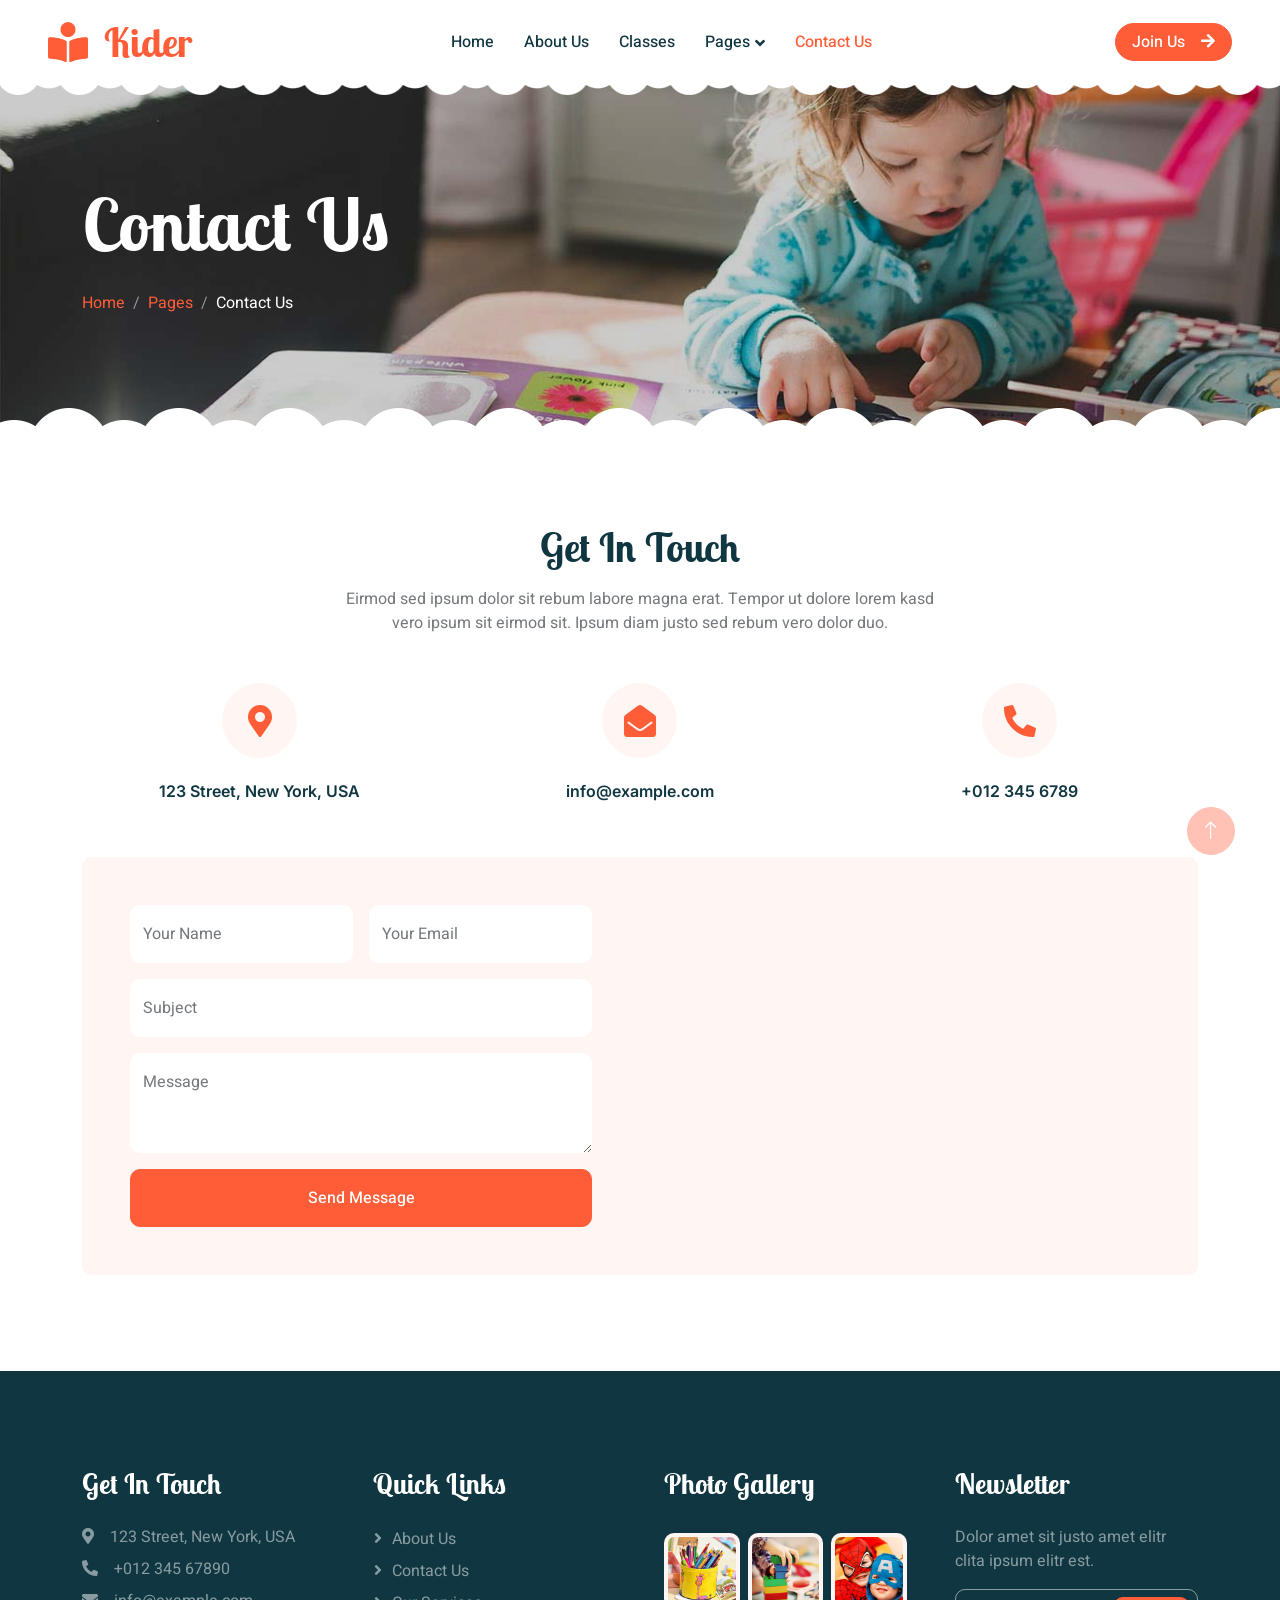
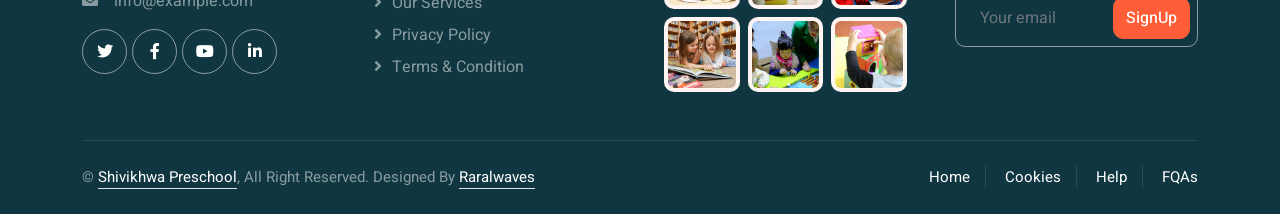
<file: contact.html>
<!DOCTYPE html>
<html lang="en">

<head>
    <meta charset="utf-8">
    <title>Shivikhwa- Preschool </title>
    <meta content="width=device-width, initial-scale=1.0" name="viewport">
    <meta content="" name="keywords">
    <meta content="" name="description">

    <!-- Favicon -->
    <link href="img/favicon.ico" rel="icon">

    <!-- Google Web Fonts -->
    <link rel="preconnect" href="https://fonts.googleapis.com">
    <link rel="preconnect" href="https://fonts.gstatic.com" crossorigin>
    <link href="https://fonts.googleapis.com/css2?family=Heebo:wght@400;500;600&family=Inter:wght@600&family=Lobster+Two:wght@700&display=swap" rel="stylesheet">
    
    <!-- Icon Font Stylesheet -->
    <link href="https://cdnjs.cloudflare.com/ajax/libs/font-awesome/5.10.0/css/all.min.css" rel="stylesheet">
    <link href="https://cdn.jsdelivr.net/npm/bootstrap-icons@1.4.1/font/bootstrap-icons.css" rel="stylesheet">

    <!-- Libraries Stylesheet -->
    <link href="lib/animate/animate.min.css" rel="stylesheet">
    <link href="lib/owlcarousel/assets/owl.carousel.min.css" rel="stylesheet">

    <!-- Customized Bootstrap Stylesheet -->
    <link href="css/bootstrap.min.css" rel="stylesheet">

    <!-- Template Stylesheet -->
    <link href="css/style.css" rel="stylesheet">
</head>

<body>
    <div class="container-xxl bg-white p-0">
        <!-- Spinner Start -->
        <div id="spinner" class="show bg-white position-fixed translate-middle w-100 vh-100 top-50 start-50 d-flex align-items-center justify-content-center">
            <div class="spinner-border text-primary" style="width: 3rem; height: 3rem;" role="status">
                <span class="sr-only">Loading...</span>
            </div>
        </div>
        <!-- Spinner End -->


        <!-- Navbar Start -->
        <nav class="navbar navbar-expand-lg bg-white navbar-light sticky-top px-4 px-lg-5 py-lg-0">
            <a href="index.html" class="navbar-brand">
                <h1 class="m-0 text-primary"><i class="fa fa-book-reader me-3"></i>Kider</h1>
            </a>
            <button type="button" class="navbar-toggler" data-bs-toggle="collapse" data-bs-target="#navbarCollapse">
                <span class="navbar-toggler-icon"></span>
            </button>
            <div class="collapse navbar-collapse" id="navbarCollapse">
                <div class="navbar-nav mx-auto">
                    <a href="index.html" class="nav-item nav-link">Home</a>
                    <a href="about.html" class="nav-item nav-link">About Us</a>
                    <a href="classes.html" class="nav-item nav-link">Classes</a>
                    <div class="nav-item dropdown">
                        <a href="#" class="nav-link dropdown-toggle" data-bs-toggle="dropdown">Pages</a>
                        <div class="dropdown-menu rounded-0 rounded-bottom border-0 m-0">
                            <a href="facility.html" class="dropdown-item">School Facilities</a>
                            <a href="team.html" class="dropdown-item">Popular Teachers</a>
                            <a href="call-to-action.html" class="dropdown-item">Become A Teachers</a>
                            <a href="appointment.html" class="dropdown-item">Make Appointment</a>
                            <a href="testimonial.html" class="dropdown-item">Testimonial</a>
                            <a href="404.html" class="dropdown-item">404 Error</a>
                        </div>
                    </div>
                    <a href="contact.html" class="nav-item nav-link active">Contact Us</a>
                </div>
                <a href="" class="btn btn-primary rounded-pill px-3 d-none d-lg-block">Join Us<i class="fa fa-arrow-right ms-3"></i></a>
            </div>
        </nav>
        <!-- Navbar End -->


        <!-- Page Header End -->
        <div class="container-xxl py-5 page-header position-relative mb-5">
            <div class="container py-5">
                <h1 class="display-2 text-white animated slideInDown mb-4">Contact Us</h1>
                <nav aria-label="breadcrumb animated slideInDown">
                    <ol class="breadcrumb">
                        <li class="breadcrumb-item"><a href="#">Home</a></li>
                        <li class="breadcrumb-item"><a href="#">Pages</a></li>
                        <li class="breadcrumb-item text-white active" aria-current="page">Contact Us</li>
                    </ol>
                </nav>
            </div>
        </div>
        <!-- Page Header End -->


        <!-- Contact Start -->
        <div class="container-xxl py-5">
            <div class="container">
                <div class="text-center mx-auto mb-5 wow fadeInUp" data-wow-delay="0.1s" style="max-width: 600px;">
                    <h1 class="mb-3">Get In Touch</h1>
                    <p>Eirmod sed ipsum dolor sit rebum labore magna erat. Tempor ut dolore lorem kasd vero ipsum sit
                        eirmod sit. Ipsum diam justo sed rebum vero dolor duo.</p>
                </div>
                <div class="row g-4 mb-5">
                    <div class="col-md-6 col-lg-4 text-center wow fadeInUp" data-wow-delay="0.1s">
                        <div class="bg-light rounded-circle d-inline-flex align-items-center justify-content-center mb-4" style="width: 75px; height: 75px;">
                            <i class="fa fa-map-marker-alt fa-2x text-primary"></i>
                        </div>
                        <h6>123 Street, New York, USA</h6>
                    </div>
                    <div class="col-md-6 col-lg-4 text-center wow fadeInUp" data-wow-delay="0.3s">
                        <div class="bg-light rounded-circle d-inline-flex align-items-center justify-content-center mb-4" style="width: 75px; height: 75px;">
                            <i class="fa fa-envelope-open fa-2x text-primary"></i>
                        </div>
                        <h6>info@example.com</h6>
                    </div>
                    <div class="col-md-6 col-lg-4 text-center wow fadeInUp" data-wow-delay="0.5s">
                        <div class="bg-light rounded-circle d-inline-flex align-items-center justify-content-center mb-4" style="width: 75px; height: 75px;">
                            <i class="fa fa-phone-alt fa-2x text-primary"></i>
                        </div>
                        <h6>+012 345 6789</h6>
                    </div>
                </div>
                <div class="bg-light rounded">
                    <div class="row g-0">
                        <div class="col-lg-6 wow fadeIn" data-wow-delay="0.1s">
                            <div class="h-100 d-flex flex-column justify-content-center p-5">
                                
                                <form>
                                    <div class="row g-3">
                                        <div class="col-sm-6">
                                            <div class="form-floating">
                                                <input type="text" class="form-control border-0" id="name" placeholder="Your Name">
                                                <label for="name">Your Name</label>
                                            </div>
                                        </div>
                                        <div class="col-sm-6">
                                            <div class="form-floating">
                                                <input type="email" class="form-control border-0" id="email" placeholder="Your Email">
                                                <label for="email">Your Email</label>
                                            </div>
                                        </div>
                                        <div class="col-12">
                                            <div class="form-floating">
                                                <input type="text" class="form-control border-0" id="subject" placeholder="Subject">
                                                <label for="subject">Subject</label>
                                            </div>
                                        </div>
                                        <div class="col-12">
                                            <div class="form-floating">
                                                <textarea class="form-control border-0" placeholder="Leave a message here" id="message" style="height: 100px"></textarea>
                                                <label for="message">Message</label>
                                            </div>
                                        </div>
                                        <div class="col-12">
                                            <button class="btn btn-primary w-100 py-3" type="submit">Send Message</button>
                                        </div>
                                    </div>
                                </form>
                            </div>
                        </div>
                        <div class="col-lg-6 wow fadeIn" data-wow-delay="0.5s" style="min-height: 400px;">
                            <div class="position-relative h-100">
                                <iframe class="position-relative rounded w-100 h-100"
                                src="https://www.google.com/maps/embed?pb=!1m18!1m12!1m3!1d3001156.4288297426!2d-78.01371936852176!3d42.72876761954724!2m3!1f0!2f0!3f0!3m2!1i1024!2i768!4f13.1!3m3!1m2!1s0x4ccc4bf0f123a5a9%3A0xddcfc6c1de189567!2sNew%20York%2C%20USA!5e0!3m2!1sen!2sbd!4v1603794290143!5m2!1sen!2sbd"
                                frameborder="0" style="min-height: 400px; border:0;" allowfullscreen="" aria-hidden="false"
                                tabindex="0"></iframe>
                            </div>
                        </div>
                    </div>
                </div>
            </div>
        </div>
        <!-- Contact End -->


        <!-- Footer Start -->
        <div class="container-fluid bg-dark text-white-50 footer pt-5 mt-5 wow fadeIn" data-wow-delay="0.1s">
            <div class="container py-5">
                <div class="row g-5">
                    <div class="col-lg-3 col-md-6">
                        <h3 class="text-white mb-4">Get In Touch</h3>
                        <p class="mb-2"><i class="fa fa-map-marker-alt me-3"></i>123 Street, New York, USA</p>
                        <p class="mb-2"><i class="fa fa-phone-alt me-3"></i>+012 345 67890</p>
                        <p class="mb-2"><i class="fa fa-envelope me-3"></i>info@example.com</p>
                        <div class="d-flex pt-2">
                            <a class="btn btn-outline-light btn-social" href=""><i class="fab fa-twitter"></i></a>
                            <a class="btn btn-outline-light btn-social" href=""><i class="fab fa-facebook-f"></i></a>
                            <a class="btn btn-outline-light btn-social" href=""><i class="fab fa-youtube"></i></a>
                            <a class="btn btn-outline-light btn-social" href=""><i class="fab fa-linkedin-in"></i></a>
                        </div>
                    </div>
                    <div class="col-lg-3 col-md-6">
                        <h3 class="text-white mb-4">Quick Links</h3>
                        <a class="btn btn-link text-white-50" href="">About Us</a>
                        <a class="btn btn-link text-white-50" href="">Contact Us</a>
                        <a class="btn btn-link text-white-50" href="">Our Services</a>
                        <a class="btn btn-link text-white-50" href="">Privacy Policy</a>
                        <a class="btn btn-link text-white-50" href="">Terms & Condition</a>
                    </div>
                    <div class="col-lg-3 col-md-6">
                        <h3 class="text-white mb-4">Photo Gallery</h3>
                        <div class="row g-2 pt-2">
                            <div class="col-4">
                                <img class="img-fluid rounded bg-light p-1" src="img/classes-1.jpg" alt="">
                            </div>
                            <div class="col-4">
                                <img class="img-fluid rounded bg-light p-1" src="img/classes-2.jpg" alt="">
                            </div>
                            <div class="col-4">
                                <img class="img-fluid rounded bg-light p-1" src="img/classes-3.jpg" alt="">
                            </div>
                            <div class="col-4">
                                <img class="img-fluid rounded bg-light p-1" src="img/classes-4.jpg" alt="">
                            </div>
                            <div class="col-4">
                                <img class="img-fluid rounded bg-light p-1" src="img/classes-5.jpg" alt="">
                            </div>
                            <div class="col-4">
                                <img class="img-fluid rounded bg-light p-1" src="img/classes-6.jpg" alt="">
                            </div>
                        </div>
                    </div>
                    <div class="col-lg-3 col-md-6">
                        <h3 class="text-white mb-4">Newsletter</h3>
                        <p>Dolor amet sit justo amet elitr clita ipsum elitr est.</p>
                        <div class="position-relative mx-auto" style="max-width: 400px;">
                            <input class="form-control bg-transparent w-100 py-3 ps-4 pe-5" type="text" placeholder="Your email">
                            <button type="button" class="btn btn-primary py-2 position-absolute top-0 end-0 mt-2 me-2">SignUp</button>
                        </div>
                    </div>
                </div>
            </div>
            <div class="container">
                <div class="copyright">
                    <div class="row">
                        <div class="col-md-6 text-center text-md-start mb-3 mb-md-0">
                          &copy; <a class="border-bottom" href="#">Shivikhwa Preschool</a>, All Right Reserved. 
							
		
							Designed By <a class="border-bottom" href="https://raralwavessolutions.co.ke/">Raralwaves</a>
                        </div>
                        <div class="col-md-6 text-center text-md-end">
                            <div class="footer-menu">
                                <a href="">Home</a>
                                <a href="">Cookies</a>
                                <a href="">Help</a>
                                <a href="">FQAs</a>
                            </div>
                        </div>
                    </div>
                </div>
            </div>
        </div>
        <!-- Footer End -->


        <!-- Back to Top -->
        <a href="#" class="btn btn-lg btn-primary btn-lg-square back-to-top"><i class="bi bi-arrow-up"></i></a>
    </div>

    <!-- JavaScript Libraries -->
    <script src="https://code.jquery.com/jquery-3.4.1.min.js"></script>
    <script src="https://cdn.jsdelivr.net/npm/bootstrap@5.0.0/dist/js/bootstrap.bundle.min.js"></script>
    <script src="lib/wow/wow.min.js"></script>
    <script src="lib/easing/easing.min.js"></script>
    <script src="lib/waypoints/waypoints.min.js"></script>
    <script src="lib/owlcarousel/owl.carousel.min.js"></script>

    <!-- Template Javascript -->
    <script src="js/main.js"></script>
</body>


</html>
</file>
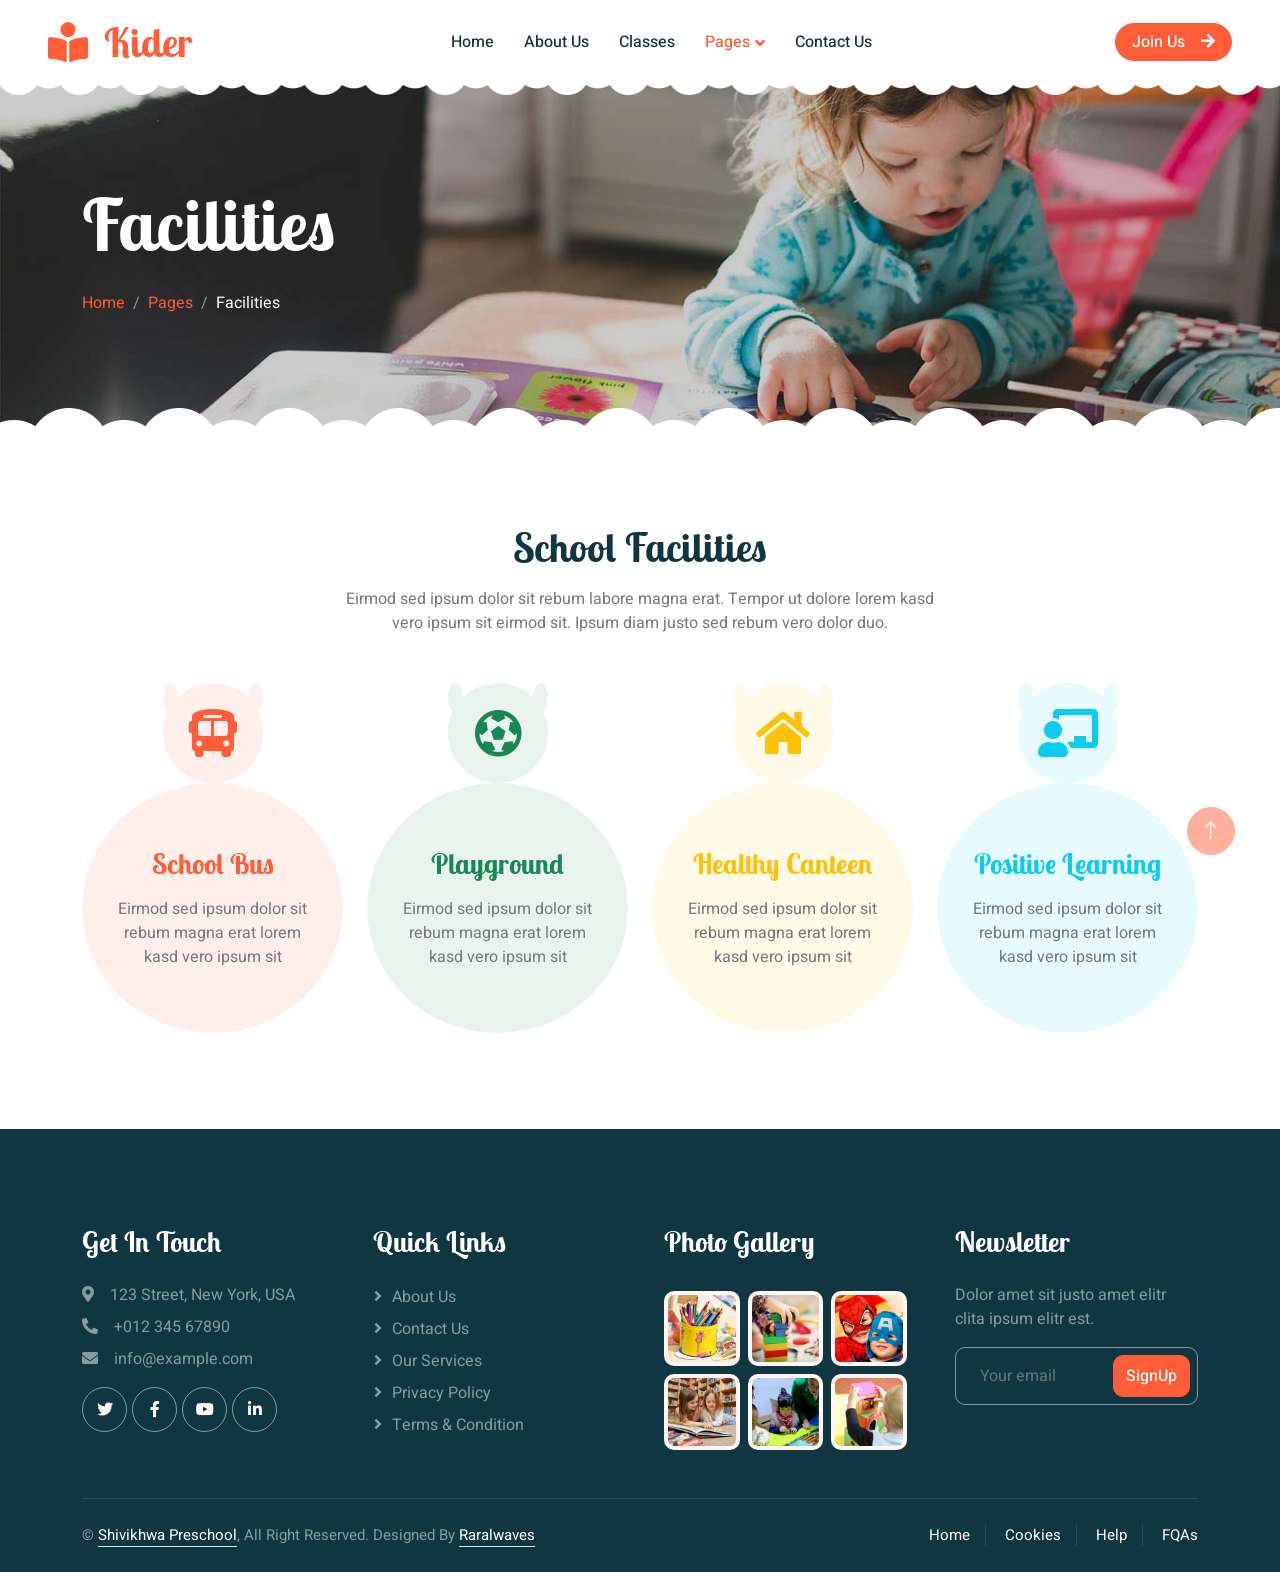
<file: facility.html>
<!DOCTYPE html>
<html lang="en">

<head>
    <meta charset="utf-8">
    <title>Shivikhwa - Preschool </title>
    <meta content="width=device-width, initial-scale=1.0" name="viewport">
    <meta content="" name="keywords">
    <meta content="" name="description">

    <!-- Favicon -->
    <link href="img/favicon.ico" rel="icon">

    <!-- Google Web Fonts -->
    <link rel="preconnect" href="https://fonts.googleapis.com">
    <link rel="preconnect" href="https://fonts.gstatic.com" crossorigin>
    <link href="https://fonts.googleapis.com/css2?family=Heebo:wght@400;500;600&family=Inter:wght@600&family=Lobster+Two:wght@700&display=swap" rel="stylesheet">
    
    <!-- Icon Font Stylesheet -->
    <link href="https://cdnjs.cloudflare.com/ajax/libs/font-awesome/5.10.0/css/all.min.css" rel="stylesheet">
    <link href="https://cdn.jsdelivr.net/npm/bootstrap-icons@1.4.1/font/bootstrap-icons.css" rel="stylesheet">

    <!-- Libraries Stylesheet -->
    <link href="lib/animate/animate.min.css" rel="stylesheet">
    <link href="lib/owlcarousel/assets/owl.carousel.min.css" rel="stylesheet">

    <!-- Customized Bootstrap Stylesheet -->
    <link href="css/bootstrap.min.css" rel="stylesheet">

    <!-- Template Stylesheet -->
    <link href="css/style.css" rel="stylesheet">
</head>

<body>
    <div class="container-xxl bg-white p-0">
        <!-- Spinner Start -->
        <div id="spinner" class="show bg-white position-fixed translate-middle w-100 vh-100 top-50 start-50 d-flex align-items-center justify-content-center">
            <div class="spinner-border text-primary" style="width: 3rem; height: 3rem;" role="status">
                <span class="sr-only">Loading...</span>
            </div>
        </div>
        <!-- Spinner End -->


        <!-- Navbar Start -->
        <nav class="navbar navbar-expand-lg bg-white navbar-light sticky-top px-4 px-lg-5 py-lg-0">
            <a href="index.html" class="navbar-brand">
                <h1 class="m-0 text-primary"><i class="fa fa-book-reader me-3"></i>Kider</h1>
            </a>
            <button type="button" class="navbar-toggler" data-bs-toggle="collapse" data-bs-target="#navbarCollapse">
                <span class="navbar-toggler-icon"></span>
            </button>
            <div class="collapse navbar-collapse" id="navbarCollapse">
                <div class="navbar-nav mx-auto">
                    <a href="index.html" class="nav-item nav-link">Home</a>
                    <a href="about.html" class="nav-item nav-link">About Us</a>
                    <a href="classes.html" class="nav-item nav-link">Classes</a>
                    <div class="nav-item dropdown">
                        <a href="#" class="nav-link dropdown-toggle active" data-bs-toggle="dropdown">Pages</a>
                        <div class="dropdown-menu rounded-0 rounded-bottom border-0 shadow-sm m-0">
                            <a href="facility.html" class="dropdown-item active">School Facilities</a>
                            <a href="team.html" class="dropdown-item">Popular Teachers</a>
                            <a href="call-to-action.html" class="dropdown-item">Become A Teachers</a>
                            <a href="appointment.html" class="dropdown-item">Make Appointment</a>
                            <a href="testimonial.html" class="dropdown-item">Testimonial</a>
                            <a href="404.html" class="dropdown-item">404 Error</a>
                        </div>
                    </div>
                    <a href="contact.html" class="nav-item nav-link">Contact Us</a>
                </div>
                <a href="" class="btn btn-primary rounded-pill px-3 d-none d-lg-block">Join Us<i class="fa fa-arrow-right ms-3"></i></a>
            </div>
        </nav>
        <!-- Navbar End -->


        <!-- Page Header End -->
        <div class="container-xxl py-5 page-header position-relative mb-5">
            <div class="container py-5">
                <h1 class="display-2 text-white animated slideInDown mb-4">Facilities</h1>
                <nav aria-label="breadcrumb animated slideInDown">
                    <ol class="breadcrumb">
                        <li class="breadcrumb-item"><a href="#">Home</a></li>
                        <li class="breadcrumb-item"><a href="#">Pages</a></li>
                        <li class="breadcrumb-item text-white active" aria-current="page">Facilities</li>
                    </ol>
                </nav>
            </div>
        </div>
        <!-- Page Header End -->


        <!-- Facilities Start -->
        <div class="container-xxl py-5">
            <div class="container">
                <div class="text-center mx-auto mb-5 wow fadeInUp" data-wow-delay="0.1s" style="max-width: 600px;">
                    <h1 class="mb-3">School Facilities</h1>
                    <p>Eirmod sed ipsum dolor sit rebum labore magna erat. Tempor ut dolore lorem kasd vero ipsum sit eirmod sit. Ipsum diam justo sed rebum vero dolor duo.</p>
                </div>
                <div class="row g-4">
                    <div class="col-lg-3 col-sm-6 wow fadeInUp" data-wow-delay="0.1s">
                        <div class="facility-item">
                            <div class="facility-icon bg-primary">
                                <span class="bg-primary"></span>
                                <i class="fa fa-bus-alt fa-3x text-primary"></i>
                                <span class="bg-primary"></span>
                            </div>
                            <div class="facility-text bg-primary">
                                <h3 class="text-primary mb-3">School Bus</h3>
                                <p class="mb-0">Eirmod sed ipsum dolor sit rebum magna erat lorem kasd vero ipsum sit</p>
                            </div>
                        </div>
                    </div>
                    <div class="col-lg-3 col-sm-6 wow fadeInUp" data-wow-delay="0.3s">
                        <div class="facility-item">
                            <div class="facility-icon bg-success">
                                <span class="bg-success"></span>
                                <i class="fa fa-futbol fa-3x text-success"></i>
                                <span class="bg-success"></span>
                            </div>
                            <div class="facility-text bg-success">
                                <h3 class="text-success mb-3">Playground</h3>
                                <p class="mb-0">Eirmod sed ipsum dolor sit rebum magna erat lorem kasd vero ipsum sit</p>
                            </div>
                        </div>
                    </div>
                    <div class="col-lg-3 col-sm-6 wow fadeInUp" data-wow-delay="0.5s">
                        <div class="facility-item">
                            <div class="facility-icon bg-warning">
                                <span class="bg-warning"></span>
                                <i class="fa fa-home fa-3x text-warning"></i>
                                <span class="bg-warning"></span>
                            </div>
                            <div class="facility-text bg-warning">
                                <h3 class="text-warning mb-3">Healthy Canteen</h3>
                                <p class="mb-0">Eirmod sed ipsum dolor sit rebum magna erat lorem kasd vero ipsum sit</p>
                            </div>
                        </div>
                    </div>
                    <div class="col-lg-3 col-sm-6 wow fadeInUp" data-wow-delay="0.7s">
                        <div class="facility-item">
                            <div class="facility-icon bg-info">
                                <span class="bg-info"></span>
                                <i class="fa fa-chalkboard-teacher fa-3x text-info"></i>
                                <span class="bg-info"></span>
                            </div>
                            <div class="facility-text bg-info">
                                <h3 class="text-info mb-3">Positive Learning</h3>
                                <p class="mb-0">Eirmod sed ipsum dolor sit rebum magna erat lorem kasd vero ipsum sit</p>
                            </div>
                        </div>
                    </div>
                </div>
            </div>
        </div>
        <!-- Facilities End -->


        <!-- Footer Start -->
        <div class="container-fluid bg-dark text-white-50 footer pt-5 mt-5 wow fadeIn" data-wow-delay="0.1s">
            <div class="container py-5">
                <div class="row g-5">
                    <div class="col-lg-3 col-md-6">
                        <h3 class="text-white mb-4">Get In Touch</h3>
                        <p class="mb-2"><i class="fa fa-map-marker-alt me-3"></i>123 Street, New York, USA</p>
                        <p class="mb-2"><i class="fa fa-phone-alt me-3"></i>+012 345 67890</p>
                        <p class="mb-2"><i class="fa fa-envelope me-3"></i>info@example.com</p>
                        <div class="d-flex pt-2">
                            <a class="btn btn-outline-light btn-social" href=""><i class="fab fa-twitter"></i></a>
                            <a class="btn btn-outline-light btn-social" href=""><i class="fab fa-facebook-f"></i></a>
                            <a class="btn btn-outline-light btn-social" href=""><i class="fab fa-youtube"></i></a>
                            <a class="btn btn-outline-light btn-social" href=""><i class="fab fa-linkedin-in"></i></a>
                        </div>
                    </div>
                    <div class="col-lg-3 col-md-6">
                        <h3 class="text-white mb-4">Quick Links</h3>
                        <a class="btn btn-link text-white-50" href="">About Us</a>
                        <a class="btn btn-link text-white-50" href="">Contact Us</a>
                        <a class="btn btn-link text-white-50" href="">Our Services</a>
                        <a class="btn btn-link text-white-50" href="">Privacy Policy</a>
                        <a class="btn btn-link text-white-50" href="">Terms & Condition</a>
                    </div>
                    <div class="col-lg-3 col-md-6">
                        <h3 class="text-white mb-4">Photo Gallery</h3>
                        <div class="row g-2 pt-2">
                            <div class="col-4">
                                <img class="img-fluid rounded bg-light p-1" src="img/classes-1.jpg" alt="">
                            </div>
                            <div class="col-4">
                                <img class="img-fluid rounded bg-light p-1" src="img/classes-2.jpg" alt="">
                            </div>
                            <div class="col-4">
                                <img class="img-fluid rounded bg-light p-1" src="img/classes-3.jpg" alt="">
                            </div>
                            <div class="col-4">
                                <img class="img-fluid rounded bg-light p-1" src="img/classes-4.jpg" alt="">
                            </div>
                            <div class="col-4">
                                <img class="img-fluid rounded bg-light p-1" src="img/classes-5.jpg" alt="">
                            </div>
                            <div class="col-4">
                                <img class="img-fluid rounded bg-light p-1" src="img/classes-6.jpg" alt="">
                            </div>
                        </div>
                    </div>
                    <div class="col-lg-3 col-md-6">
                        <h3 class="text-white mb-4">Newsletter</h3>
                        <p>Dolor amet sit justo amet elitr clita ipsum elitr est.</p>
                        <div class="position-relative mx-auto" style="max-width: 400px;">
                            <input class="form-control bg-transparent w-100 py-3 ps-4 pe-5" type="text" placeholder="Your email">
                            <button type="button" class="btn btn-primary py-2 position-absolute top-0 end-0 mt-2 me-2">SignUp</button>
                        </div>
                    </div>
                </div>
            </div>
            <div class="container">
                <div class="copyright">
                    <div class="row">
                        <div class="col-md-6 text-center text-md-start mb-3 mb-md-0">
                            &copy; <a class="border-bottom" href="#">Shivikhwa Preschool</a>, All Right Reserved. 
							
							Designed By <a class="border-bottom" href="https://raralwavessolutions.co.ke/">Raralwaves</a>
                        </div>
                        <div class="col-md-6 text-center text-md-end">
                            <div class="footer-menu">
                                <a href="">Home</a>
                                <a href="">Cookies</a>
                                <a href="">Help</a>
                                <a href="">FQAs</a>
                            </div>
                        </div>
                    </div>
                </div>
            </div>
        </div>
        <!-- Footer End -->


        <!-- Back to Top -->
        <a href="#" class="btn btn-lg btn-primary btn-lg-square back-to-top"><i class="bi bi-arrow-up"></i></a>
    </div>

    <!-- JavaScript Libraries -->
    <script src="https://code.jquery.com/jquery-3.4.1.min.js"></script>
    <script src="https://cdn.jsdelivr.net/npm/bootstrap@5.0.0/dist/js/bootstrap.bundle.min.js"></script>
    <script src="lib/wow/wow.min.js"></script>
    <script src="lib/easing/easing.min.js"></script>
    <script src="lib/waypoints/waypoints.min.js"></script>
    <script src="lib/owlcarousel/owl.carousel.min.js"></script>

    <!-- Template Javascript -->
    <script src="js/main.js"></script>
</body>


</html>
</file>
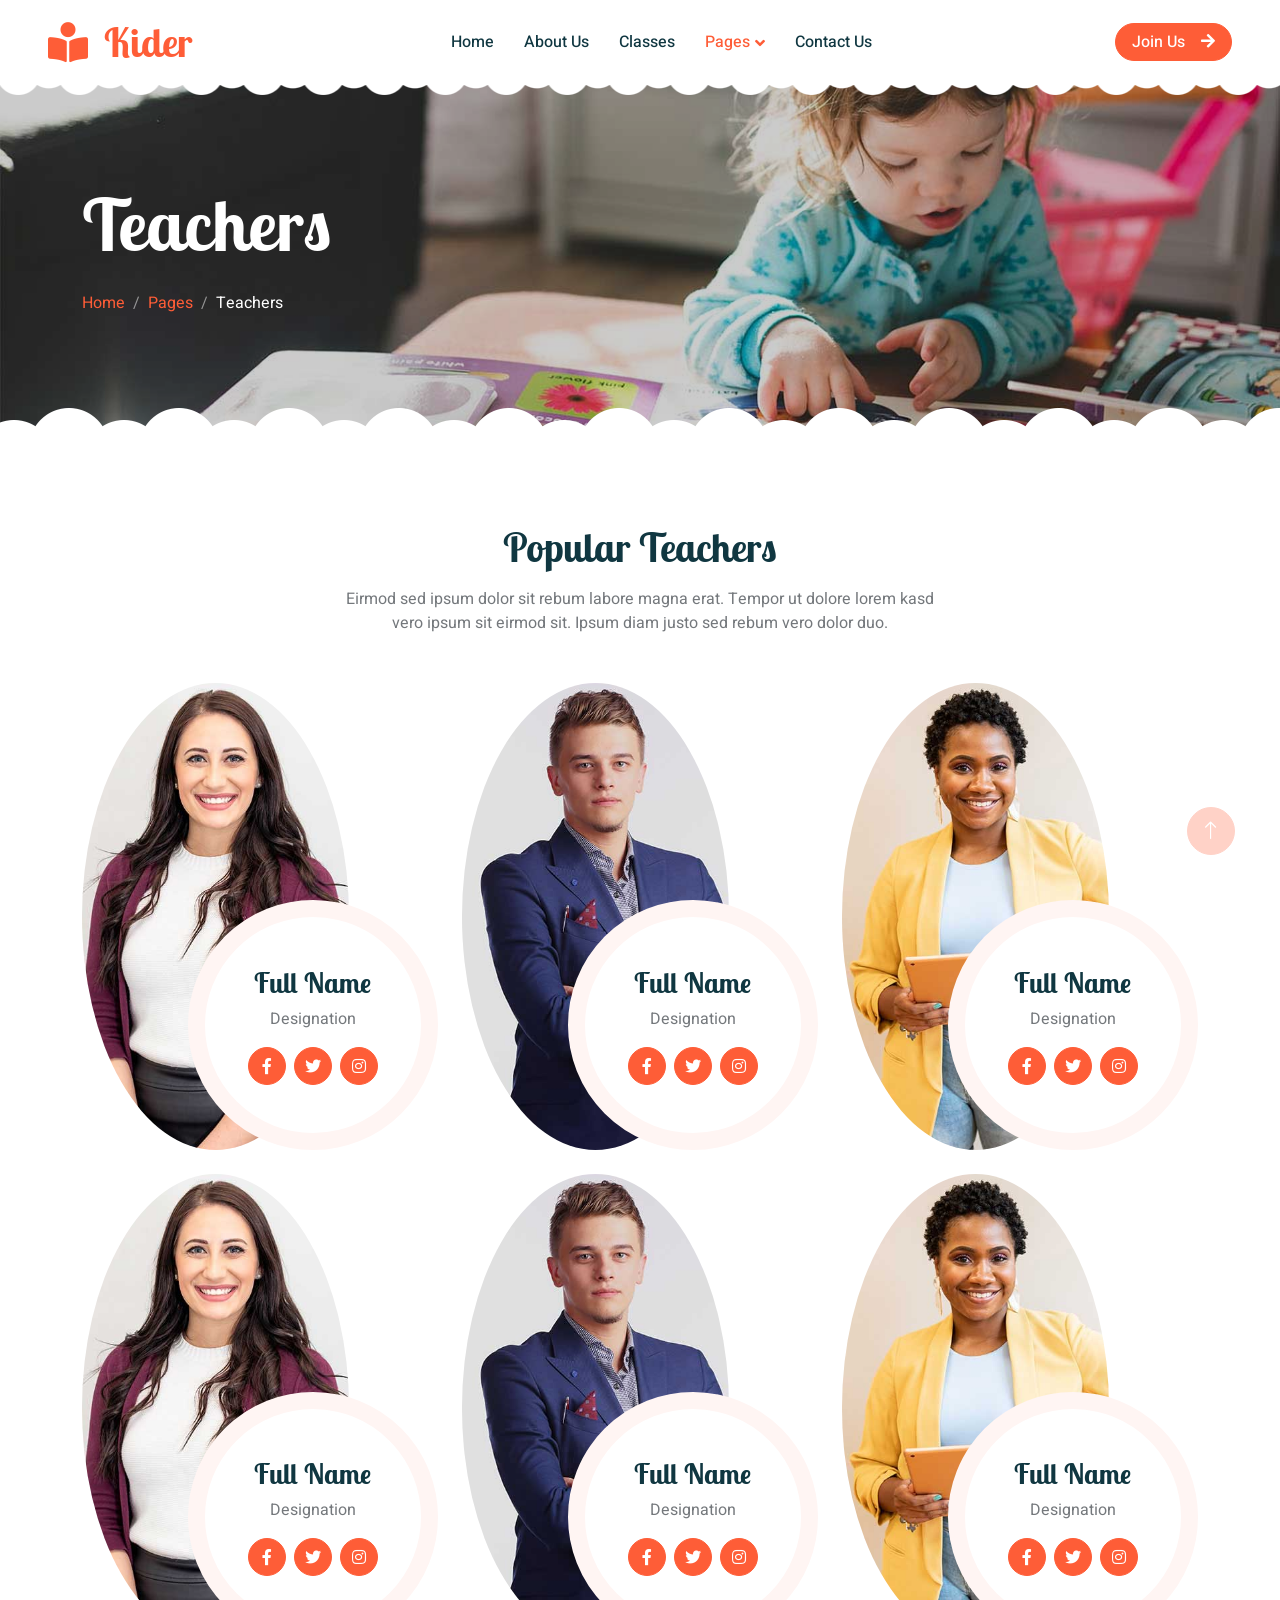
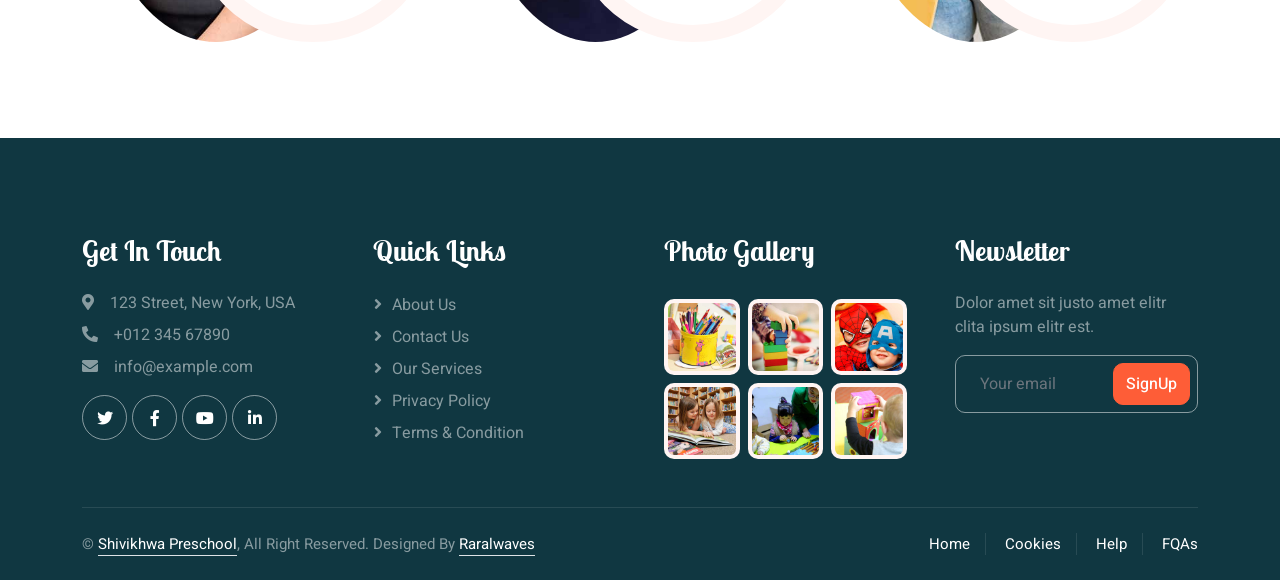
<file: team.html>
<!DOCTYPE html>
<html lang="en">

<head>
    <meta charset="utf-8">
    <title>Shivikhwa - Preschool </title>
    <meta content="width=device-width, initial-scale=1.0" name="viewport">
    <meta content="" name="keywords">
    <meta content="" name="description">

    <!-- Favicon -->
    <link href="img/favicon.ico" rel="icon">

    <!-- Google Web Fonts -->
    <link rel="preconnect" href="https://fonts.googleapis.com">
    <link rel="preconnect" href="https://fonts.gstatic.com" crossorigin>
    <link href="https://fonts.googleapis.com/css2?family=Heebo:wght@400;500;600&family=Inter:wght@600&family=Lobster+Two:wght@700&display=swap" rel="stylesheet">
    
    <!-- Icon Font Stylesheet -->
    <link href="https://cdnjs.cloudflare.com/ajax/libs/font-awesome/5.10.0/css/all.min.css" rel="stylesheet">
    <link href="https://cdn.jsdelivr.net/npm/bootstrap-icons@1.4.1/font/bootstrap-icons.css" rel="stylesheet">

    <!-- Libraries Stylesheet -->
    <link href="lib/animate/animate.min.css" rel="stylesheet">
    <link href="lib/owlcarousel/assets/owl.carousel.min.css" rel="stylesheet">

    <!-- Customized Bootstrap Stylesheet -->
    <link href="css/bootstrap.min.css" rel="stylesheet">

    <!-- Template Stylesheet -->
    <link href="css/style.css" rel="stylesheet">
</head>

<body>
    <div class="container-xxl bg-white p-0">
        <!-- Spinner Start -->
        <div id="spinner" class="show bg-white position-fixed translate-middle w-100 vh-100 top-50 start-50 d-flex align-items-center justify-content-center">
            <div class="spinner-border text-primary" style="width: 3rem; height: 3rem;" role="status">
                <span class="sr-only">Loading...</span>
            </div>
        </div>
        <!-- Spinner End -->


        <!-- Navbar Start -->
        <nav class="navbar navbar-expand-lg bg-white navbar-light sticky-top px-4 px-lg-5 py-lg-0">
            <a href="index.html" class="navbar-brand">
                <h1 class="m-0 text-primary"><i class="fa fa-book-reader me-3"></i>Kider</h1>
            </a>
            <button type="button" class="navbar-toggler" data-bs-toggle="collapse" data-bs-target="#navbarCollapse">
                <span class="navbar-toggler-icon"></span>
            </button>
            <div class="collapse navbar-collapse" id="navbarCollapse">
                <div class="navbar-nav mx-auto">
                    <a href="index.html" class="nav-item nav-link">Home</a>
                    <a href="about.html" class="nav-item nav-link">About Us</a>
                    <a href="classes.html" class="nav-item nav-link">Classes</a>
                    <div class="nav-item dropdown">
                        <a href="#" class="nav-link dropdown-toggle active" data-bs-toggle="dropdown">Pages</a>
                        <div class="dropdown-menu rounded-0 rounded-bottom border-0 shadow-sm m-0">
                            <a href="facility.html" class="dropdown-item">School Facilities</a>
                            <a href="team.html" class="dropdown-item active">Popular Teachers</a>
                            <a href="call-to-action.html" class="dropdown-item">Become A Teachers</a>
                            <a href="appointment.html" class="dropdown-item">Make Appointment</a>
                            <a href="testimonial.html" class="dropdown-item">Testimonial</a>
                            <a href="404.html" class="dropdown-item">404 Error</a>
                        </div>
                    </div>
                    <a href="contact.html" class="nav-item nav-link">Contact Us</a>
                </div>
                <a href="" class="btn btn-primary rounded-pill px-3 d-none d-lg-block">Join Us<i class="fa fa-arrow-right ms-3"></i></a>
            </div>
        </nav>
        <!-- Navbar End -->


        <!-- Page Header End -->
        <div class="container-xxl py-5 page-header position-relative mb-5">
            <div class="container py-5">
                <h1 class="display-2 text-white animated slideInDown mb-4">Teachers</h1>
                <nav aria-label="breadcrumb animated slideInDown">
                    <ol class="breadcrumb">
                        <li class="breadcrumb-item"><a href="#">Home</a></li>
                        <li class="breadcrumb-item"><a href="#">Pages</a></li>
                        <li class="breadcrumb-item text-white active" aria-current="page">Teachers</li>
                    </ol>
                </nav>
            </div>
        </div>
        <!-- Page Header End -->


        <!-- Team Start -->
        <div class="container-xxl py-5">
            <div class="container">
                <div class="text-center mx-auto mb-5 wow fadeInUp" data-wow-delay="0.1s" style="max-width: 600px;">
                    <h1 class="mb-3">Popular Teachers</h1>
                    <p>Eirmod sed ipsum dolor sit rebum labore magna erat. Tempor ut dolore lorem kasd vero ipsum sit
                        eirmod sit. Ipsum diam justo sed rebum vero dolor duo.</p>
                </div>
                <div class="row g-4">
                    <div class="col-lg-4 col-md-6 wow fadeInUp" data-wow-delay="0.1s">
                        <div class="team-item position-relative">
                            <img class="img-fluid rounded-circle w-75" src="img/team-1.jpg" alt="">
                            <div class="team-text">
                                <h3>Full Name</h3>
                                <p>Designation</p>
                                <div class="d-flex align-items-center">
                                    <a class="btn btn-square btn-primary mx-1" href=""><i class="fab fa-facebook-f"></i></a>
                                    <a class="btn btn-square btn-primary  mx-1" href=""><i class="fab fa-twitter"></i></a>
                                    <a class="btn btn-square btn-primary  mx-1" href=""><i class="fab fa-instagram"></i></a>
                                </div>
                            </div>
                        </div>
                    </div>
                    <div class="col-lg-4 col-md-6 wow fadeInUp" data-wow-delay="0.3s">
                        <div class="team-item position-relative">
                            <img class="img-fluid rounded-circle w-75" src="img/team-2.jpg" alt="">
                            <div class="team-text">
                                <h3>Full Name</h3>
                                <p>Designation</p>
                                <div class="d-flex align-items-center">
                                    <a class="btn btn-square btn-primary mx-1" href=""><i class="fab fa-facebook-f"></i></a>
                                    <a class="btn btn-square btn-primary  mx-1" href=""><i class="fab fa-twitter"></i></a>
                                    <a class="btn btn-square btn-primary  mx-1" href=""><i class="fab fa-instagram"></i></a>
                                </div>
                            </div>
                        </div>
                    </div>
                    <div class="col-lg-4 col-md-6 wow fadeInUp" data-wow-delay="0.5s">
                        <div class="team-item position-relative">
                            <img class="img-fluid rounded-circle w-75" src="img/team-3.jpg" alt="">
                            <div class="team-text">
                                <h3>Full Name</h3>
                                <p>Designation</p>
                                <div class="d-flex align-items-center">
                                    <a class="btn btn-square btn-primary mx-1" href=""><i class="fab fa-facebook-f"></i></a>
                                    <a class="btn btn-square btn-primary  mx-1" href=""><i class="fab fa-twitter"></i></a>
                                    <a class="btn btn-square btn-primary  mx-1" href=""><i class="fab fa-instagram"></i></a>
                                </div>
                            </div>
                        </div>
                    </div>
                    <div class="col-lg-4 col-md-6 wow fadeInUp" data-wow-delay="0.1s">
                        <div class="team-item position-relative">
                            <img class="img-fluid rounded-circle w-75" src="img/team-1.jpg" alt="">
                            <div class="team-text">
                                <h3>Full Name</h3>
                                <p>Designation</p>
                                <div class="d-flex align-items-center">
                                    <a class="btn btn-square btn-primary mx-1" href=""><i class="fab fa-facebook-f"></i></a>
                                    <a class="btn btn-square btn-primary  mx-1" href=""><i class="fab fa-twitter"></i></a>
                                    <a class="btn btn-square btn-primary  mx-1" href=""><i class="fab fa-instagram"></i></a>
                                </div>
                            </div>
                        </div>
                    </div>
                    <div class="col-lg-4 col-md-6 wow fadeInUp" data-wow-delay="0.3s">
                        <div class="team-item position-relative">
                            <img class="img-fluid rounded-circle w-75" src="img/team-2.jpg" alt="">
                            <div class="team-text">
                                <h3>Full Name</h3>
                                <p>Designation</p>
                                <div class="d-flex align-items-center">
                                    <a class="btn btn-square btn-primary mx-1" href=""><i class="fab fa-facebook-f"></i></a>
                                    <a class="btn btn-square btn-primary  mx-1" href=""><i class="fab fa-twitter"></i></a>
                                    <a class="btn btn-square btn-primary  mx-1" href=""><i class="fab fa-instagram"></i></a>
                                </div>
                            </div>
                        </div>
                    </div>
                    <div class="col-lg-4 col-md-6 wow fadeInUp" data-wow-delay="0.5s">
                        <div class="team-item position-relative">
                            <img class="img-fluid rounded-circle w-75" src="img/team-3.jpg" alt="">
                            <div class="team-text">
                                <h3>Full Name</h3>
                                <p>Designation</p>
                                <div class="d-flex align-items-center">
                                    <a class="btn btn-square btn-primary mx-1" href=""><i class="fab fa-facebook-f"></i></a>
                                    <a class="btn btn-square btn-primary  mx-1" href=""><i class="fab fa-twitter"></i></a>
                                    <a class="btn btn-square btn-primary  mx-1" href=""><i class="fab fa-instagram"></i></a>
                                </div>
                            </div>
                        </div>
                    </div>
                </div>
            </div>
        </div>
        <!-- Team End -->


        <!-- Footer Start -->
        <div class="container-fluid bg-dark text-white-50 footer pt-5 mt-5 wow fadeIn" data-wow-delay="0.1s">
            <div class="container py-5">
                <div class="row g-5">
                    <div class="col-lg-3 col-md-6">
                        <h3 class="text-white mb-4">Get In Touch</h3>
                        <p class="mb-2"><i class="fa fa-map-marker-alt me-3"></i>123 Street, New York, USA</p>
                        <p class="mb-2"><i class="fa fa-phone-alt me-3"></i>+012 345 67890</p>
                        <p class="mb-2"><i class="fa fa-envelope me-3"></i>info@example.com</p>
                        <div class="d-flex pt-2">
                            <a class="btn btn-outline-light btn-social" href=""><i class="fab fa-twitter"></i></a>
                            <a class="btn btn-outline-light btn-social" href=""><i class="fab fa-facebook-f"></i></a>
                            <a class="btn btn-outline-light btn-social" href=""><i class="fab fa-youtube"></i></a>
                            <a class="btn btn-outline-light btn-social" href=""><i class="fab fa-linkedin-in"></i></a>
                        </div>
                    </div>
                    <div class="col-lg-3 col-md-6">
                        <h3 class="text-white mb-4">Quick Links</h3>
                        <a class="btn btn-link text-white-50" href="">About Us</a>
                        <a class="btn btn-link text-white-50" href="">Contact Us</a>
                        <a class="btn btn-link text-white-50" href="">Our Services</a>
                        <a class="btn btn-link text-white-50" href="">Privacy Policy</a>
                        <a class="btn btn-link text-white-50" href="">Terms & Condition</a>
                    </div>
                    <div class="col-lg-3 col-md-6">
                        <h3 class="text-white mb-4">Photo Gallery</h3>
                        <div class="row g-2 pt-2">
                            <div class="col-4">
                                <img class="img-fluid rounded bg-light p-1" src="img/classes-1.jpg" alt="">
                            </div>
                            <div class="col-4">
                                <img class="img-fluid rounded bg-light p-1" src="img/classes-2.jpg" alt="">
                            </div>
                            <div class="col-4">
                                <img class="img-fluid rounded bg-light p-1" src="img/classes-3.jpg" alt="">
                            </div>
                            <div class="col-4">
                                <img class="img-fluid rounded bg-light p-1" src="img/classes-4.jpg" alt="">
                            </div>
                            <div class="col-4">
                                <img class="img-fluid rounded bg-light p-1" src="img/classes-5.jpg" alt="">
                            </div>
                            <div class="col-4">
                                <img class="img-fluid rounded bg-light p-1" src="img/classes-6.jpg" alt="">
                            </div>
                        </div>
                    </div>
                    <div class="col-lg-3 col-md-6">
                        <h3 class="text-white mb-4">Newsletter</h3>
                        <p>Dolor amet sit justo amet elitr clita ipsum elitr est.</p>
                        <div class="position-relative mx-auto" style="max-width: 400px;">
                            <input class="form-control bg-transparent w-100 py-3 ps-4 pe-5" type="text" placeholder="Your email">
                            <button type="button" class="btn btn-primary py-2 position-absolute top-0 end-0 mt-2 me-2">SignUp</button>
                        </div>
                    </div>
                </div>
            </div>
            <div class="container">
                <div class="copyright">
                    <div class="row">
                        <div class="col-md-6 text-center text-md-start mb-3 mb-md-0">
                            &copy; <a class="border-bottom" href="#">Shivikhwa Preschool</a>, All Right Reserved. 
							
		
							Designed By <a class="border-bottom" href="https://raralwavessolutions.co.ke/">Raralwaves</a>
                        </div>
                        <div class="col-md-6 text-center text-md-end">
                            <div class="footer-menu">
                                <a href="">Home</a>
                                <a href="">Cookies</a>
                                <a href="">Help</a>
                                <a href="">FQAs</a>
                            </div>
                        </div>
                    </div>
                </div>
            </div>
        </div>
        <!-- Footer End -->


        <!-- Back to Top -->
        <a href="#" class="btn btn-lg btn-primary btn-lg-square back-to-top"><i class="bi bi-arrow-up"></i></a>
    </div>

    <!-- JavaScript Libraries -->
    <script src="https://code.jquery.com/jquery-3.4.1.min.js"></script>
    <script src="https://cdn.jsdelivr.net/npm/bootstrap@5.0.0/dist/js/bootstrap.bundle.min.js"></script>
    <script src="lib/wow/wow.min.js"></script>
    <script src="lib/easing/easing.min.js"></script>
    <script src="lib/waypoints/waypoints.min.js"></script>
    <script src="lib/owlcarousel/owl.carousel.min.js"></script>

    <!-- Template Javascript -->
    <script src="js/main.js"></script>
</body>


</html>
</file>
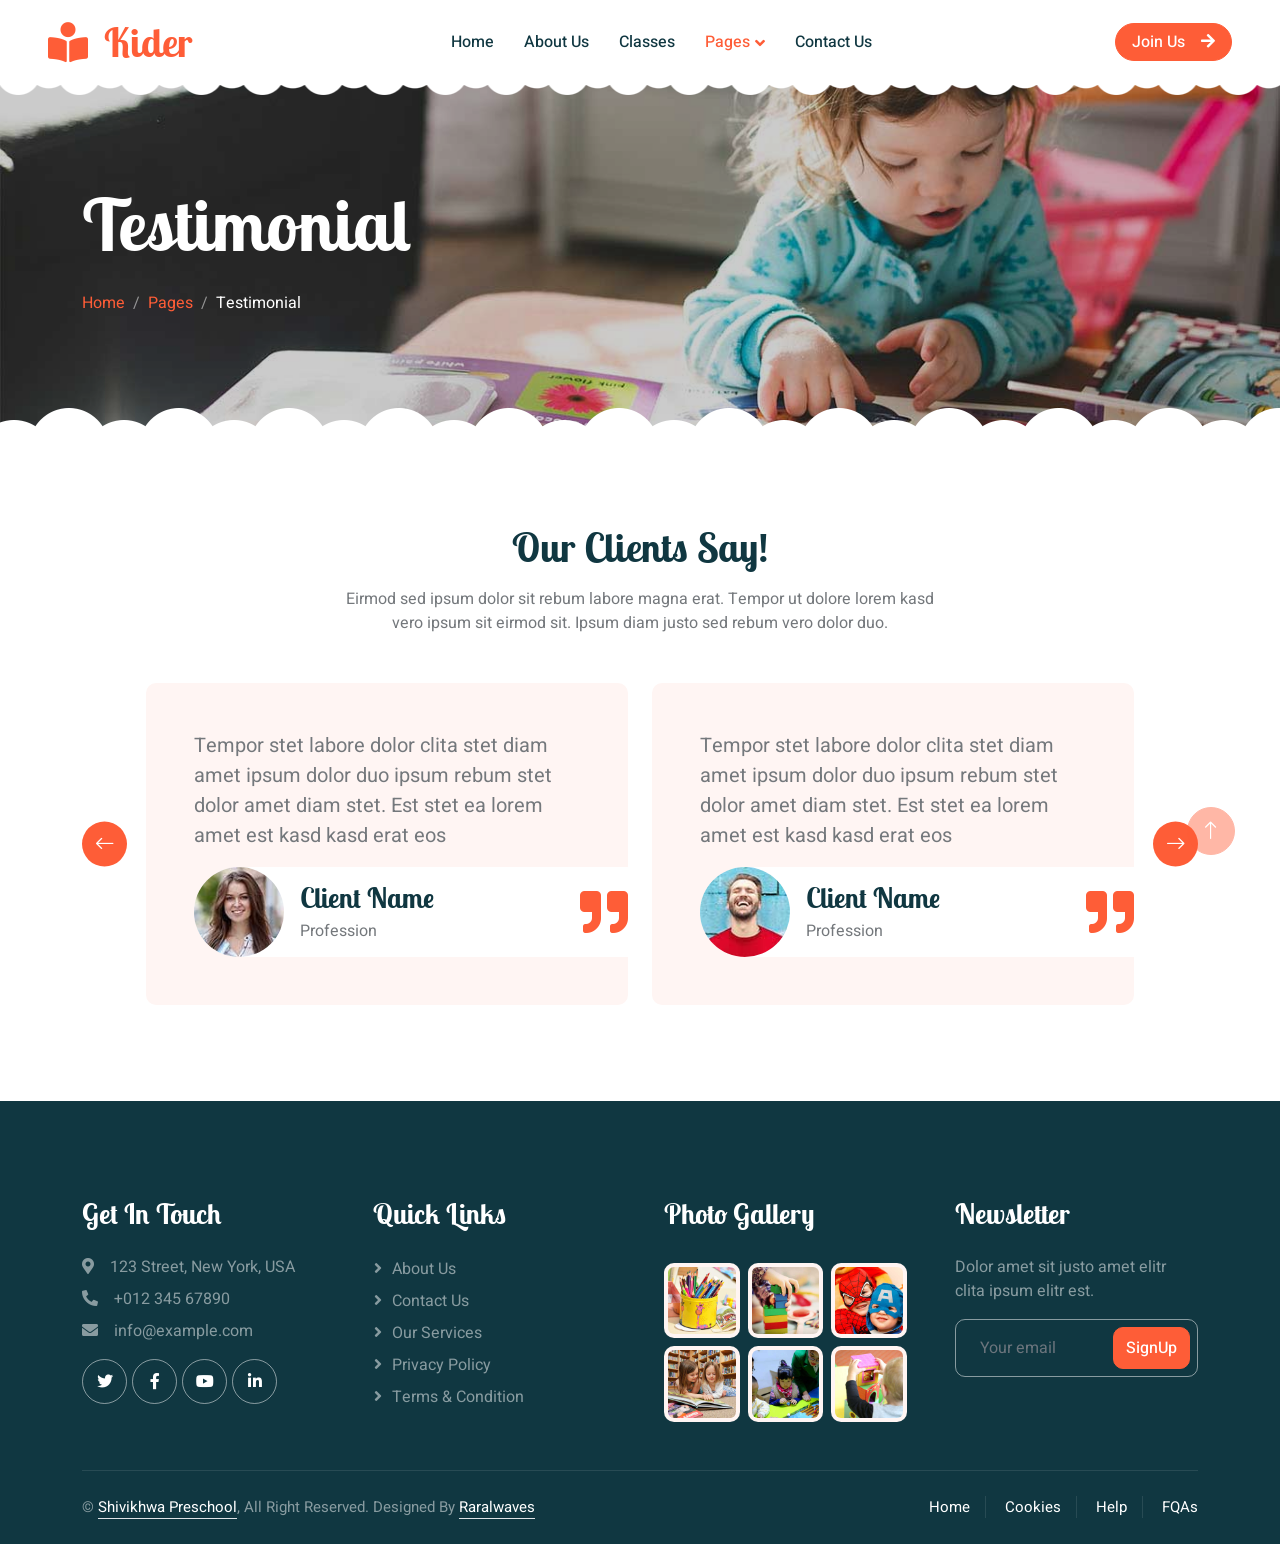
<file: testimonial.html>
<!DOCTYPE html>
<html lang="en">

<head>
    <meta charset="utf-8">
    <title>Shivikhwa - Preschool</title>
    <meta content="width=device-width, initial-scale=1.0" name="viewport">
    <meta content="" name="keywords">
    <meta content="" name="description">

    <!-- Favicon -->
    <link href="img/favicon.ico" rel="icon">

    <!-- Google Web Fonts -->
    <link rel="preconnect" href="https://fonts.googleapis.com">
    <link rel="preconnect" href="https://fonts.gstatic.com" crossorigin>
    <link href="https://fonts.googleapis.com/css2?family=Heebo:wght@400;500;600&family=Inter:wght@600&family=Lobster+Two:wght@700&display=swap" rel="stylesheet">
    
    <!-- Icon Font Stylesheet -->
    <link href="https://cdnjs.cloudflare.com/ajax/libs/font-awesome/5.10.0/css/all.min.css" rel="stylesheet">
    <link href="https://cdn.jsdelivr.net/npm/bootstrap-icons@1.4.1/font/bootstrap-icons.css" rel="stylesheet">

    <!-- Libraries Stylesheet -->
    <link href="lib/animate/animate.min.css" rel="stylesheet">
    <link href="lib/owlcarousel/assets/owl.carousel.min.css" rel="stylesheet">

    <!-- Customized Bootstrap Stylesheet -->
    <link href="css/bootstrap.min.css" rel="stylesheet">

    <!-- Template Stylesheet -->
    <link href="css/style.css" rel="stylesheet">
</head>

<body>
    <div class="container-xxl bg-white p-0">
        <!-- Spinner Start -->
        <div id="spinner" class="show bg-white position-fixed translate-middle w-100 vh-100 top-50 start-50 d-flex align-items-center justify-content-center">
            <div class="spinner-border text-primary" style="width: 3rem; height: 3rem;" role="status">
                <span class="sr-only">Loading...</span>
            </div>
        </div>
        <!-- Spinner End -->


        <!-- Navbar Start -->
        <nav class="navbar navbar-expand-lg bg-white navbar-light sticky-top px-4 px-lg-5 py-lg-0">
            <a href="index.html" class="navbar-brand">
                <h1 class="m-0 text-primary"><i class="fa fa-book-reader me-3"></i>Kider</h1>
            </a>
            <button type="button" class="navbar-toggler" data-bs-toggle="collapse" data-bs-target="#navbarCollapse">
                <span class="navbar-toggler-icon"></span>
            </button>
            <div class="collapse navbar-collapse" id="navbarCollapse">
                <div class="navbar-nav mx-auto">
                    <a href="index.html" class="nav-item nav-link">Home</a>
                    <a href="about.html" class="nav-item nav-link">About Us</a>
                    <a href="classes.html" class="nav-item nav-link">Classes</a>
                    <div class="nav-item dropdown">
                        <a href="#" class="nav-link dropdown-toggle active" data-bs-toggle="dropdown">Pages</a>
                        <div class="dropdown-menu rounded-0 rounded-bottom border-0 shadow-sm m-0">
                            <a href="facility.html" class="dropdown-item">School Facilities</a>
                            <a href="team.html" class="dropdown-item">Popular Teachers</a>
                            <a href="call-to-action.html" class="dropdown-item">Become A Teachers</a>
                            <a href="appointment.html" class="dropdown-item">Make Appointment</a>
                            <a href="testimonial.html" class="dropdown-item active">Testimonial</a>
                      
                        </div>
                    </div>
                    <a href="contact.html" class="nav-item nav-link">Contact Us</a>
                </div>
                <a href="" class="btn btn-primary rounded-pill px-3 d-none d-lg-block">Join Us<i class="fa fa-arrow-right ms-3"></i></a>
            </div>
        </nav>
        <!-- Navbar End -->


        <!-- Page Header End -->
        <div class="container-xxl py-5 page-header position-relative mb-5">
            <div class="container py-5">
                <h1 class="display-2 text-white animated slideInDown mb-4">Testimonial</h1>
                <nav aria-label="breadcrumb animated slideInDown">
                    <ol class="breadcrumb">
                        <li class="breadcrumb-item"><a href="#">Home</a></li>
                        <li class="breadcrumb-item"><a href="#">Pages</a></li>
                        <li class="breadcrumb-item text-white active" aria-current="page">Testimonial</li>
                    </ol>
                </nav>
            </div>
        </div>
        <!-- Page Header End -->


        <!-- Testimonial Start -->
        <div class="container-xxl py-5">
            <div class="container">
                <div class="text-center mx-auto mb-5 wow fadeInUp" data-wow-delay="0.1s" style="max-width: 600px;">
                    <h1 class="mb-3">Our Clients Say!</h1>
                    <p>Eirmod sed ipsum dolor sit rebum labore magna erat. Tempor ut dolore lorem kasd vero ipsum sit eirmod sit. Ipsum diam justo sed rebum vero dolor duo.</p>
                </div>
                <div class="owl-carousel testimonial-carousel wow fadeInUp" data-wow-delay="0.1s">
                    <div class="testimonial-item bg-light rounded p-5">
                        <p class="fs-5">Tempor stet labore dolor clita stet diam amet ipsum dolor duo ipsum rebum stet dolor amet diam stet. Est stet ea lorem amet est kasd kasd erat eos</p>
                        <div class="d-flex align-items-center bg-white me-n5" style="border-radius: 50px 0 0 50px;">
                            <img class="img-fluid flex-shrink-0 rounded-circle" src="img/testimonial-1.jpg" style="width: 90px; height: 90px;">
                            <div class="ps-3">
                                <h3 class="mb-1">Client Name</h3>
                                <span>Profession</span>
                            </div>
                            <i class="fa fa-quote-right fa-3x text-primary ms-auto d-none d-sm-flex"></i>
                        </div>
                    </div>
                    <div class="testimonial-item bg-light rounded p-5">
                        <p class="fs-5">Tempor stet labore dolor clita stet diam amet ipsum dolor duo ipsum rebum stet dolor amet diam stet. Est stet ea lorem amet est kasd kasd erat eos</p>
                        <div class="d-flex align-items-center bg-white me-n5" style="border-radius: 50px 0 0 50px;">
                            <img class="img-fluid flex-shrink-0 rounded-circle" src="img/testimonial-2.jpg" style="width: 90px; height: 90px;">
                            <div class="ps-3">
                                <h3 class="mb-1">Client Name</h3>
                                <span>Profession</span>
                            </div>
                            <i class="fa fa-quote-right fa-3x text-primary ms-auto d-none d-sm-flex"></i>
                        </div>
                    </div>
                    <div class="testimonial-item bg-light rounded p-5">
                        <p class="fs-5">Tempor stet labore dolor clita stet diam amet ipsum dolor duo ipsum rebum stet dolor amet diam stet. Est stet ea lorem amet est kasd kasd erat eos</p>
                        <div class="d-flex align-items-center bg-white me-n5" style="border-radius: 50px 0 0 50px;">
                            <img class="img-fluid flex-shrink-0 rounded-circle" src="img/testimonial-3.jpg" style="width: 90px; height: 90px;">
                            <div class="ps-3">
                                <h3 class="mb-1">Client Name</h3>
                                <span>Profession</span>
                            </div>
                            <i class="fa fa-quote-right fa-3x text-primary ms-auto d-none d-sm-flex"></i>
                        </div>
                    </div>
                </div>
            </div>
        </div>
        <!-- Testimonial End -->


        <!-- Footer Start -->
        <div class="container-fluid bg-dark text-white-50 footer pt-5 mt-5 wow fadeIn" data-wow-delay="0.1s">
            <div class="container py-5">
                <div class="row g-5">
                    <div class="col-lg-3 col-md-6">
                        <h3 class="text-white mb-4">Get In Touch</h3>
                        <p class="mb-2"><i class="fa fa-map-marker-alt me-3"></i>123 Street, New York, USA</p>
                        <p class="mb-2"><i class="fa fa-phone-alt me-3"></i>+012 345 67890</p>
                        <p class="mb-2"><i class="fa fa-envelope me-3"></i>info@example.com</p>
                        <div class="d-flex pt-2">
                            <a class="btn btn-outline-light btn-social" href=""><i class="fab fa-twitter"></i></a>
                            <a class="btn btn-outline-light btn-social" href=""><i class="fab fa-facebook-f"></i></a>
                            <a class="btn btn-outline-light btn-social" href=""><i class="fab fa-youtube"></i></a>
                            <a class="btn btn-outline-light btn-social" href=""><i class="fab fa-linkedin-in"></i></a>
                        </div>
                    </div>
                    <div class="col-lg-3 col-md-6">
                        <h3 class="text-white mb-4">Quick Links</h3>
                        <a class="btn btn-link text-white-50" href="">About Us</a>
                        <a class="btn btn-link text-white-50" href="">Contact Us</a>
                        <a class="btn btn-link text-white-50" href="">Our Services</a>
                        <a class="btn btn-link text-white-50" href="">Privacy Policy</a>
                        <a class="btn btn-link text-white-50" href="">Terms & Condition</a>
                    </div>
                    <div class="col-lg-3 col-md-6">
                        <h3 class="text-white mb-4">Photo Gallery</h3>
                        <div class="row g-2 pt-2">
                            <div class="col-4">
                                <img class="img-fluid rounded bg-light p-1" src="img/classes-1.jpg" alt="">
                            </div>
                            <div class="col-4">
                                <img class="img-fluid rounded bg-light p-1" src="img/classes-2.jpg" alt="">
                            </div>
                            <div class="col-4">
                                <img class="img-fluid rounded bg-light p-1" src="img/classes-3.jpg" alt="">
                            </div>
                            <div class="col-4">
                                <img class="img-fluid rounded bg-light p-1" src="img/classes-4.jpg" alt="">
                            </div>
                            <div class="col-4">
                                <img class="img-fluid rounded bg-light p-1" src="img/classes-5.jpg" alt="">
                            </div>
                            <div class="col-4">
                                <img class="img-fluid rounded bg-light p-1" src="img/classes-6.jpg" alt="">
                            </div>
                        </div>
                    </div>
                    <div class="col-lg-3 col-md-6">
                        <h3 class="text-white mb-4">Newsletter</h3>
                        <p>Dolor amet sit justo amet elitr clita ipsum elitr est.</p>
                        <div class="position-relative mx-auto" style="max-width: 400px;">
                            <input class="form-control bg-transparent w-100 py-3 ps-4 pe-5" type="text" placeholder="Your email">
                            <button type="button" class="btn btn-primary py-2 position-absolute top-0 end-0 mt-2 me-2">SignUp</button>
                        </div>
                    </div>
                </div>
            </div>
            <div class="container">
                <div class="copyright">
                    <div class="row">
                        <div class="col-md-6 text-center text-md-start mb-3 mb-md-0">
                             &copy; <a class="border-bottom" href="#">Shivikhwa Preschool</a>, All Right Reserved. 
							Designed By <a class="border-bottom" href="https://raralwavessolutions.co.ke/">Raralwaves</a>
                        </div>
                        <div class="col-md-6 text-center text-md-end">
                            <div class="footer-menu">
                                <a href="">Home</a>
                                <a href="">Cookies</a>
                                <a href="">Help</a>
                                <a href="">FQAs</a>
                            </div>
                        </div>
                    </div>
                </div>
            </div>
        </div>
        <!-- Footer End -->


        <!-- Back to Top -->
        <a href="#" class="btn btn-lg btn-primary btn-lg-square back-to-top"><i class="bi bi-arrow-up"></i></a>
    </div>

    <!-- JavaScript Libraries -->
    <script src="https://code.jquery.com/jquery-3.4.1.min.js"></script>
    <script src="https://cdn.jsdelivr.net/npm/bootstrap@5.0.0/dist/js/bootstrap.bundle.min.js"></script>
    <script src="lib/wow/wow.min.js"></script>
    <script src="lib/easing/easing.min.js"></script>
    <script src="lib/waypoints/waypoints.min.js"></script>
    <script src="lib/owlcarousel/owl.carousel.min.js"></script>

    <!-- Template Javascript -->
    <script src="js/main.js"></script>
</body>

</html>
</file>
<file: css/style.css>
/********** Template CSS **********/
:root {
    --primary: #FE5D37;
    --light: #FFF5F3;
    --dark: #103741;
}

.back-to-top {
    position: fixed;
    display: none;
    right: 45px;
    bottom: 45px;
    z-index: 99;
}


/*** Spinner ***/
#spinner {
    opacity: 0;
    visibility: hidden;
    transition: opacity .5s ease-out, visibility 0s linear .5s;
    z-index: 99999;
}

#spinner.show {
    transition: opacity .5s ease-out, visibility 0s linear 0s;
    visibility: visible;
    opacity: 1;
}


/*** Button ***/
.btn {
    font-weight: 500;
    transition: .5s;
}

.btn.btn-primary {
    color: #FFFFFF;
}

.btn-square {
    width: 38px;
    height: 38px;
}

.btn-sm-square {
    width: 32px;
    height: 32px;
}

.btn-lg-square {
    width: 48px;
    height: 48px;
}

.btn-square,
.btn-sm-square,
.btn-lg-square {
    padding: 0;
    display: flex;
    align-items: center;
    justify-content: center;
    font-weight: normal;
    border-radius: 50px;
}


/*** Heading ***/
h1,
h2,
h3,
h4,
.h1,
.h2,
.h3,
.h4,
.display-1,
.display-2,
.display-3,
.display-4,
.display-5,
.display-6 {
    font-family: 'Lobster Two', cursive;
    font-weight: 700;
}

h5,
h6,
.h5,
.h6 {
    font-weight: 600;
}

.font-secondary {
    font-family: 'Lobster Two', cursive;
}


/*** Navbar ***/
.navbar .navbar-nav .nav-link {
    padding: 30px 15px;
    color: var(--dark);
    font-weight: 500;
    outline: none;
}

.navbar .navbar-nav .nav-link:hover,
.navbar .navbar-nav .nav-link.active {
    color: var(--primary);
}

.navbar.sticky-top {
    top: -100px;
    transition: .5s;
}

.navbar .dropdown-toggle::after {
    border: none;
    content: "\f107";
    font-family: "Font Awesome 5 Free";
    font-weight: 900;
    vertical-align: middle;
    margin-left: 5px;
    transition: .5s;
}

.navbar .dropdown-toggle[aria-expanded=true]::after {
    transform: rotate(-180deg);
}

@media (max-width: 991.98px) {
    .navbar .navbar-nav .nav-link  {
        margin-right: 0;
        padding: 10px 0;
    }

    .navbar .navbar-nav {
        margin-top: 15px;
        border-top: 1px solid #EEEEEE;
    }
}

@media (min-width: 992px) {
    .navbar .nav-item .dropdown-menu {
        display: block;
        top: calc(100% - 15px);
        margin-top: 0;
        opacity: 0;
        visibility: hidden;
        transition: .5s;
        
    }

    .navbar .nav-item:hover .dropdown-menu {
        top: 100%;
        visibility: visible;
        transition: .5s;
        opacity: 1;
    }
}


/*** Header ***/
.header-carousel::before,
.header-carousel::after,
.page-header::before,
.page-header::after {
    position: absolute;
    content: "";
    width: 100%;
    height: 10px;
    top: 0;
    left: 0;
    background: url(../img/bg-header-top.png) center center repeat-x;
    z-index: 1;
}

.header-carousel::after,
.page-header::after {
    height: 19px;
    top: auto;
    bottom: 0;
    background: url(../img/bg-header-bottom.png) center center repeat-x;
}

@media (max-width: 768px) {
    .header-carousel .owl-carousel-item {
        position: relative;
        min-height: 500px;
    }
    
    .header-carousel .owl-carousel-item img {
        position: absolute;
        width: 100%;
        height: 100%;
        object-fit: cover;
    }

    .header-carousel .owl-carousel-item p {
        font-size: 16px !important;
        font-weight: 400 !important;
    }

    .header-carousel .owl-carousel-item h1 {
        font-size: 30px;
        font-weight: 600;
    }
}

.header-carousel .owl-nav {
    position: absolute;
    top: 50%;
    right: 8%;
    transform: translateY(-50%);
    display: flex;
    flex-direction: column;
}

.header-carousel .owl-nav .owl-prev,
.header-carousel .owl-nav .owl-next {
    margin: 7px 0;
    width: 45px;
    height: 45px;
    display: flex;
    align-items: center;
    justify-content: center;
    color: #FFFFFF;
    background: transparent;
    border: 1px solid #FFFFFF;
    border-radius: 45px;
    font-size: 22px;
    transition: .5s;
}

.header-carousel .owl-nav .owl-prev:hover,
.header-carousel .owl-nav .owl-next:hover {
    background: var(--primary);
    border-color: var(--primary);
}

.page-header {
    background: linear-gradient(rgba(0, 0, 0, .2), rgba(0, 0, 0, .2)), url(../img/carousel-1.jpg) center center no-repeat;
    background-size: cover;
}

.breadcrumb-item + .breadcrumb-item::before {
    color: rgba(255, 255, 255, .5);
}


/*** Facility ***/
.facility-item .facility-icon {
    position: relative;
    margin: 0 auto;
    width: 100px;
    height: 100px;
    border-radius: 100px;
    display: flex;
    align-items: center;
    justify-content: center;
}

.facility-item .facility-icon::before {
    position: absolute;
    content: "";
    width: 100%;
    height: 100%;
    top: 0;
    left: 0;
    background: rgba(255, 255, 255, .9);
    transition: .5s;
    z-index: 1;
}

.facility-item .facility-icon span {
    position: absolute;
    content: "";
    width: 15px;
    height: 30px;
    top: 0;
    left: 0;
    border-radius: 50%;
}

.facility-item .facility-icon span:last-child {
    left: auto;
    right: 0;
}

.facility-item .facility-icon i {
    position: relative;
    z-index: 2;
}

.facility-item .facility-text {
    position: relative;
    min-height: 250px;
    padding: 30px;
    border-radius: 100%;
    display: flex;
    text-align: center;
    justify-content: center;
    flex-direction: column;
}

.facility-item .facility-text::before {
    position: absolute;
    content: "";
    width: 100%;
    height: 100%;
    top: 0;
    left: 0;
    background: rgba(255, 255, 255, .9);
    transition: .5s;
    z-index: 1;
}

.facility-item .facility-text * {
    position: relative;
    z-index: 2;
}

.facility-item:hover .facility-icon::before,
.facility-item:hover .facility-text::before {
    background: transparent;
}

.facility-item * {
    transition: .5s;
}

.facility-item:hover * {
    color: #FFFFFF !important;
}


/*** About ***/
.about-img img {
    transition: .5s;
}

.about-img img:hover {
    background: var(--primary) !important;
}


/*** Classes ***/
.classes-item {
    transition: .5s;
}

.classes-item:hover {
    margin-top: -10px;
}


/*** Team ***/
.team-item .team-text {
    position: absolute;
    width: 250px;
    height: 250px;
    bottom: 0;
    right: 0;
    display: flex;
    align-items: center;
    justify-content: center;
    flex-direction: column;
    background: #FFFFFF;
    border: 17px solid var(--light);
    border-radius: 250px;
    transition: .5s;
}

.team-item:hover .team-text {
    border-color: var(--primary);
}


/*** Testimonial ***/
.testimonial-carousel {
    padding-left: 1.5rem;
    padding-right: 1.5rem;
}

@media (min-width: 576px) {
    .testimonial-carousel {
        padding-left: 4rem;
        padding-right: 4rem;
    }
}

.testimonial-carousel .testimonial-item .border {
    border: 1px dashed rgba(0, 185, 142, .3) !important;
}

.testimonial-carousel .owl-nav {
    position: absolute;
    width: 100%;
    height: 45px;
    top: 50%;
    left: 0;
    transform: translateY(-50%);
    display: flex;
    justify-content: space-between;
    z-index: 1;
}

.testimonial-carousel .owl-nav .owl-prev,
.testimonial-carousel .owl-nav .owl-next {
    position: relative;
    width: 45px;
    height: 45px;
    display: flex;
    align-items: center;
    justify-content: center;
    color: #FFFFFF;
    background: var(--primary);
    border-radius: 45px;
    font-size: 20px;
    transition: .5s;
}

.testimonial-carousel .owl-nav .owl-prev:hover,
.testimonial-carousel .owl-nav .owl-next:hover {
    background: var(--dark);
}


/*** Footer ***/
.footer .btn.btn-social {
    margin-right: 5px;
    width: 45px;
    height: 45px;
    display: flex;
    align-items: center;
    justify-content: center;
    color: #FFFFFF;
    border: 1px solid rgba(255,255,255,0.5);
    border-radius: 45px;
    transition: .3s;
}

.footer .btn.btn-social:hover {
    border-color: var(--primary);
    background: var(--primary);
}

.footer .btn.btn-link {
    display: block;
    margin-bottom: 5px;
    padding: 0;
    text-align: left;
    font-size: 16px;
    font-weight: normal;
    text-transform: capitalize;
    transition: .3s;
}

.footer .btn.btn-link::before {
    position: relative;
    content: "\f105";
    font-family: "Font Awesome 5 Free";
    font-weight: 900;
    margin-right: 10px;
}

.footer .btn.btn-link:hover {
    color: var(--primary) !important;
    letter-spacing: 1px;
    box-shadow: none;
}

.footer .form-control {
    border-color: rgba(255,255,255,0.5);
}

.footer .copyright {
    padding: 25px 0;
    font-size: 15px;
    border-top: 1px solid rgba(256, 256, 256, .1);
}

.footer .copyright a {
    color: #FFFFFF;
}

.footer .footer-menu a {
    margin-right: 15px;
    padding-right: 15px;
    border-right: 1px solid rgba(255, 255, 255, .1);
}

.footer .copyright a:hover,
.footer .footer-menu a:hover {
    color: var(--primary) !important;
}

.footer .footer-menu a:last-child {
    margin-right: 0;
    padding-right: 0;
    border-right: none;
}
</file>
